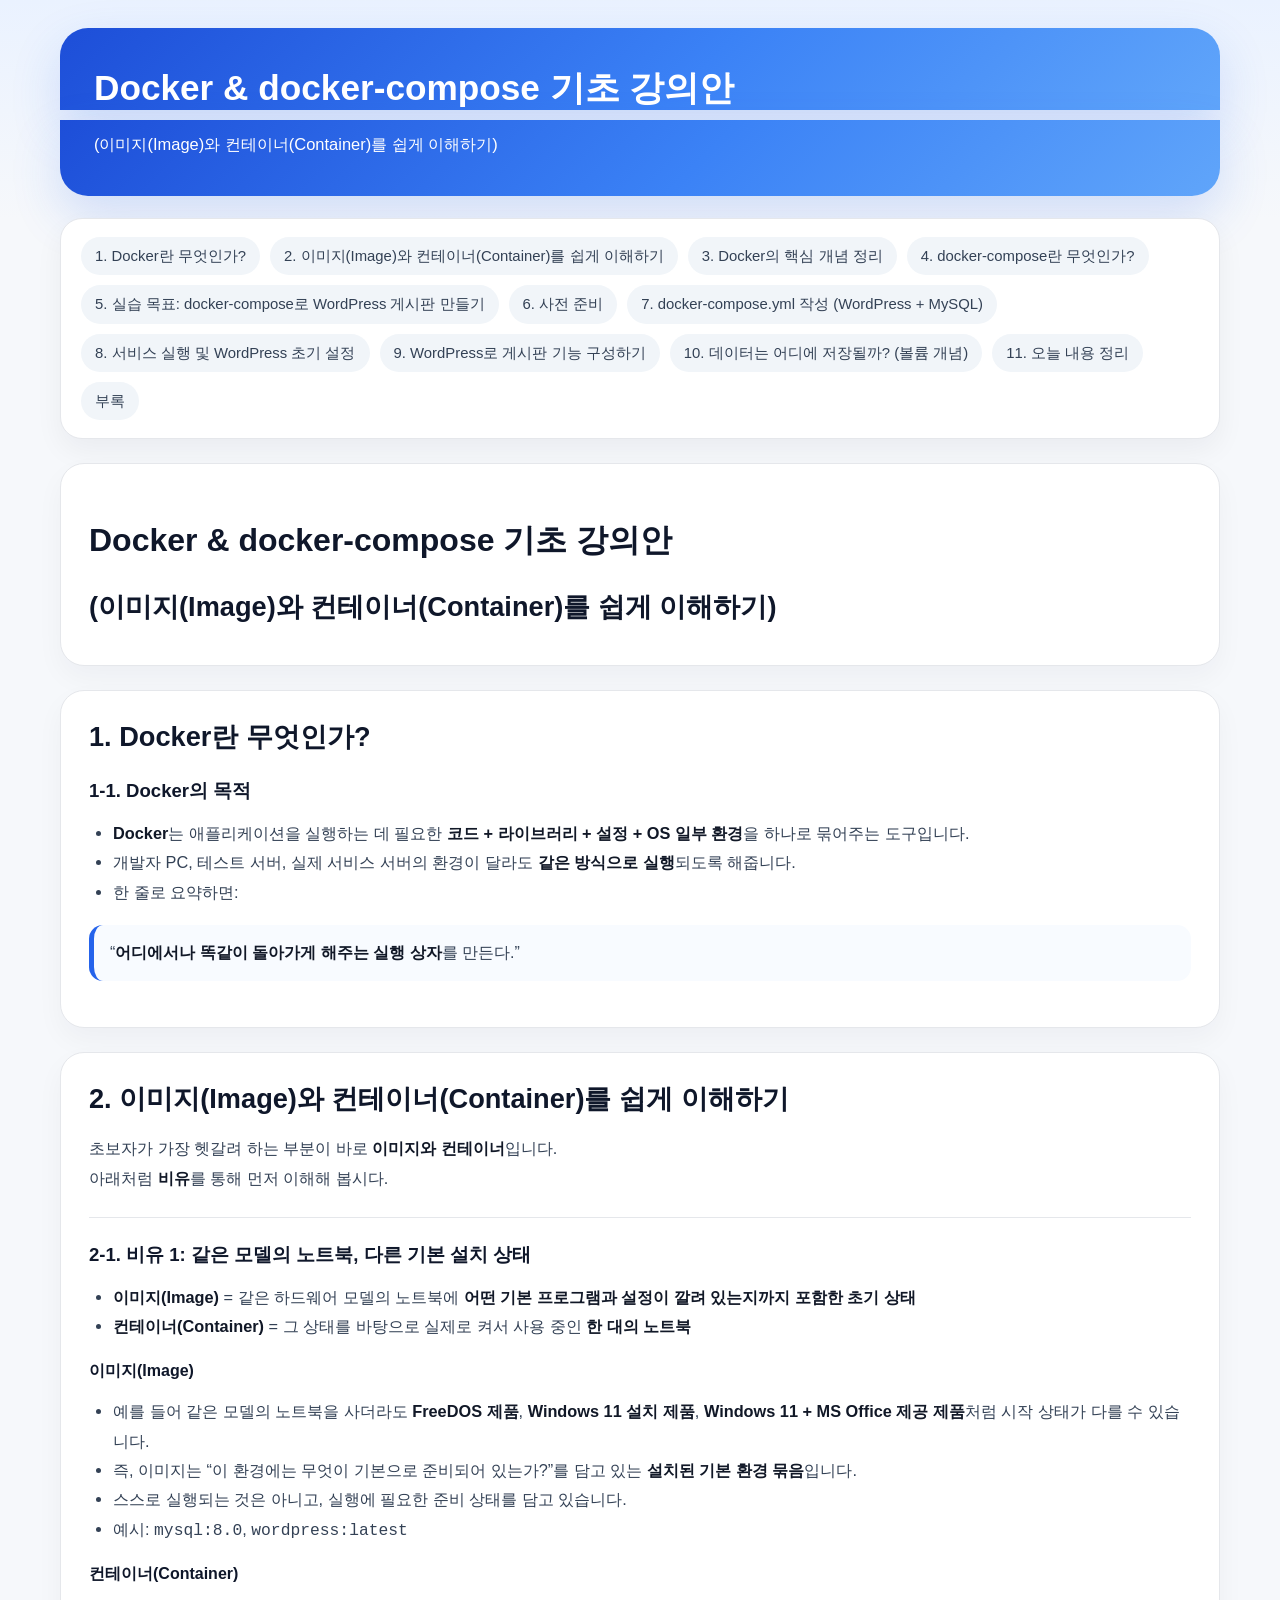
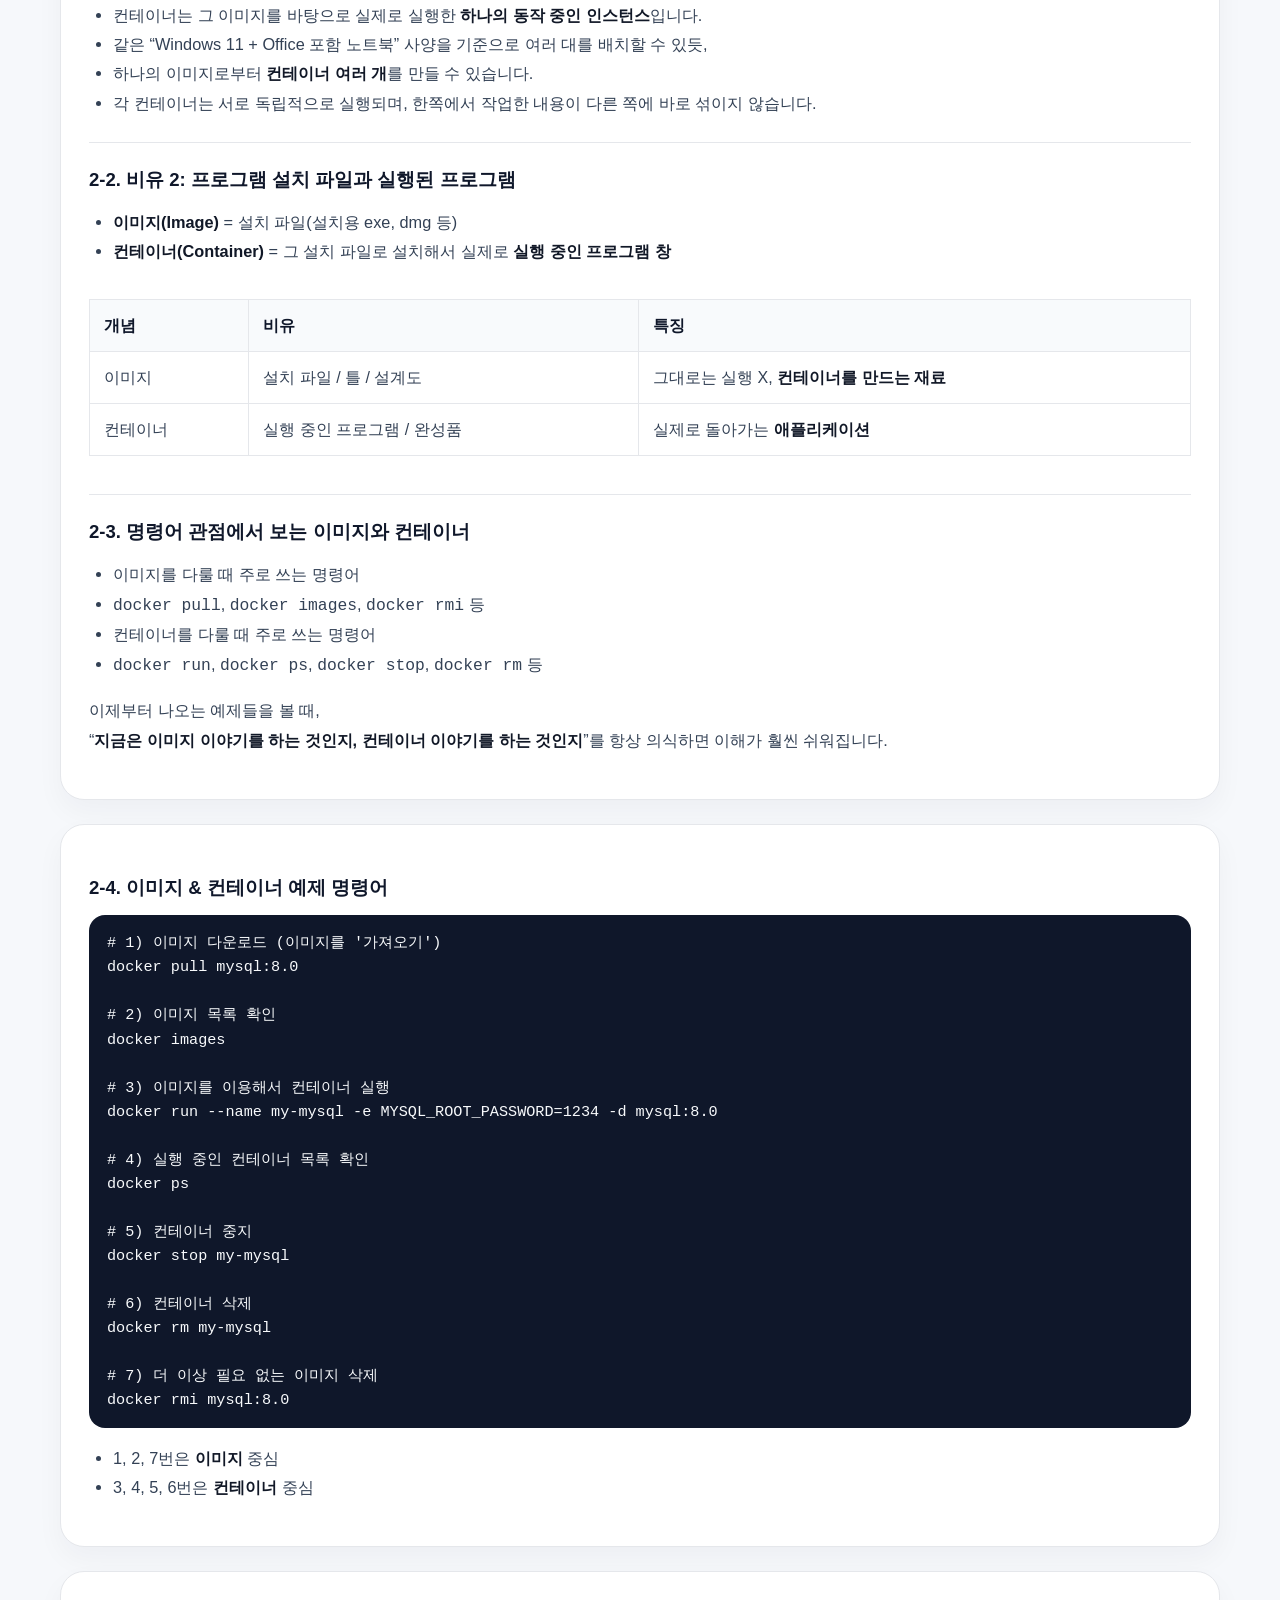
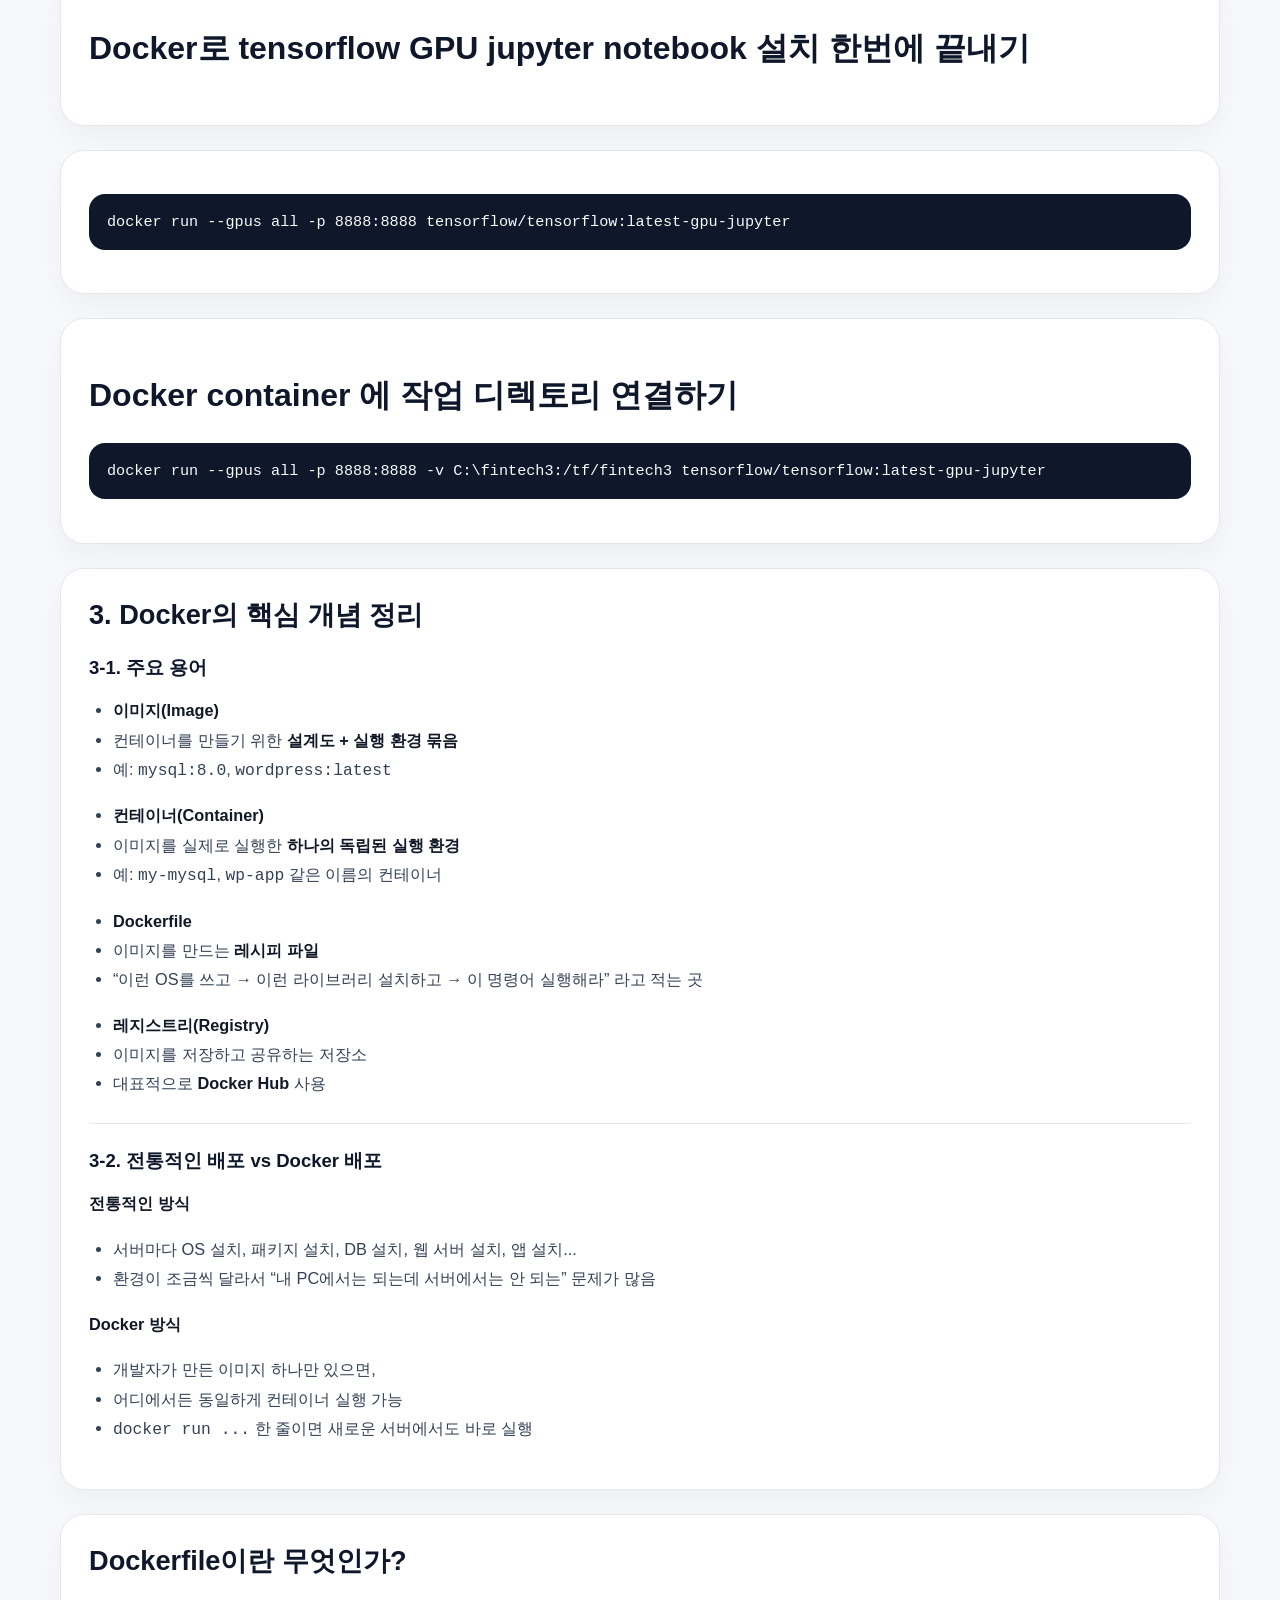
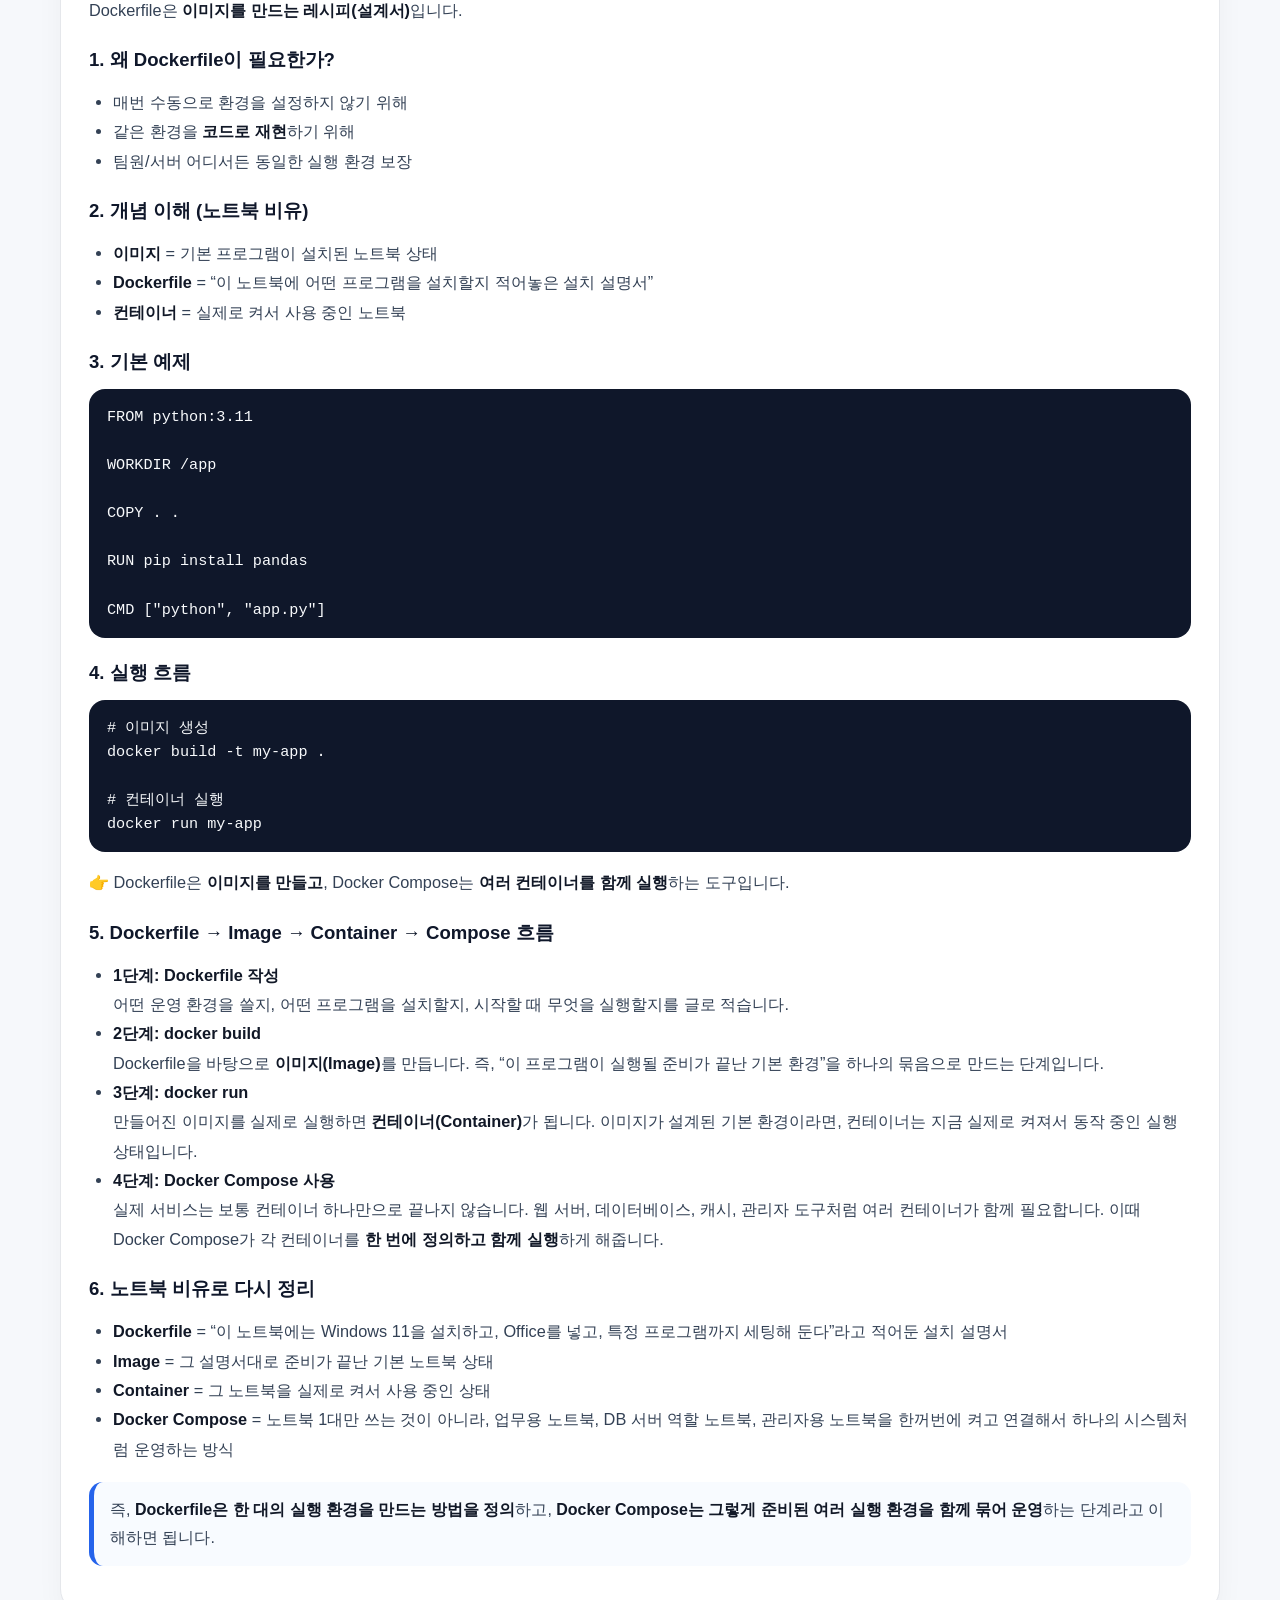
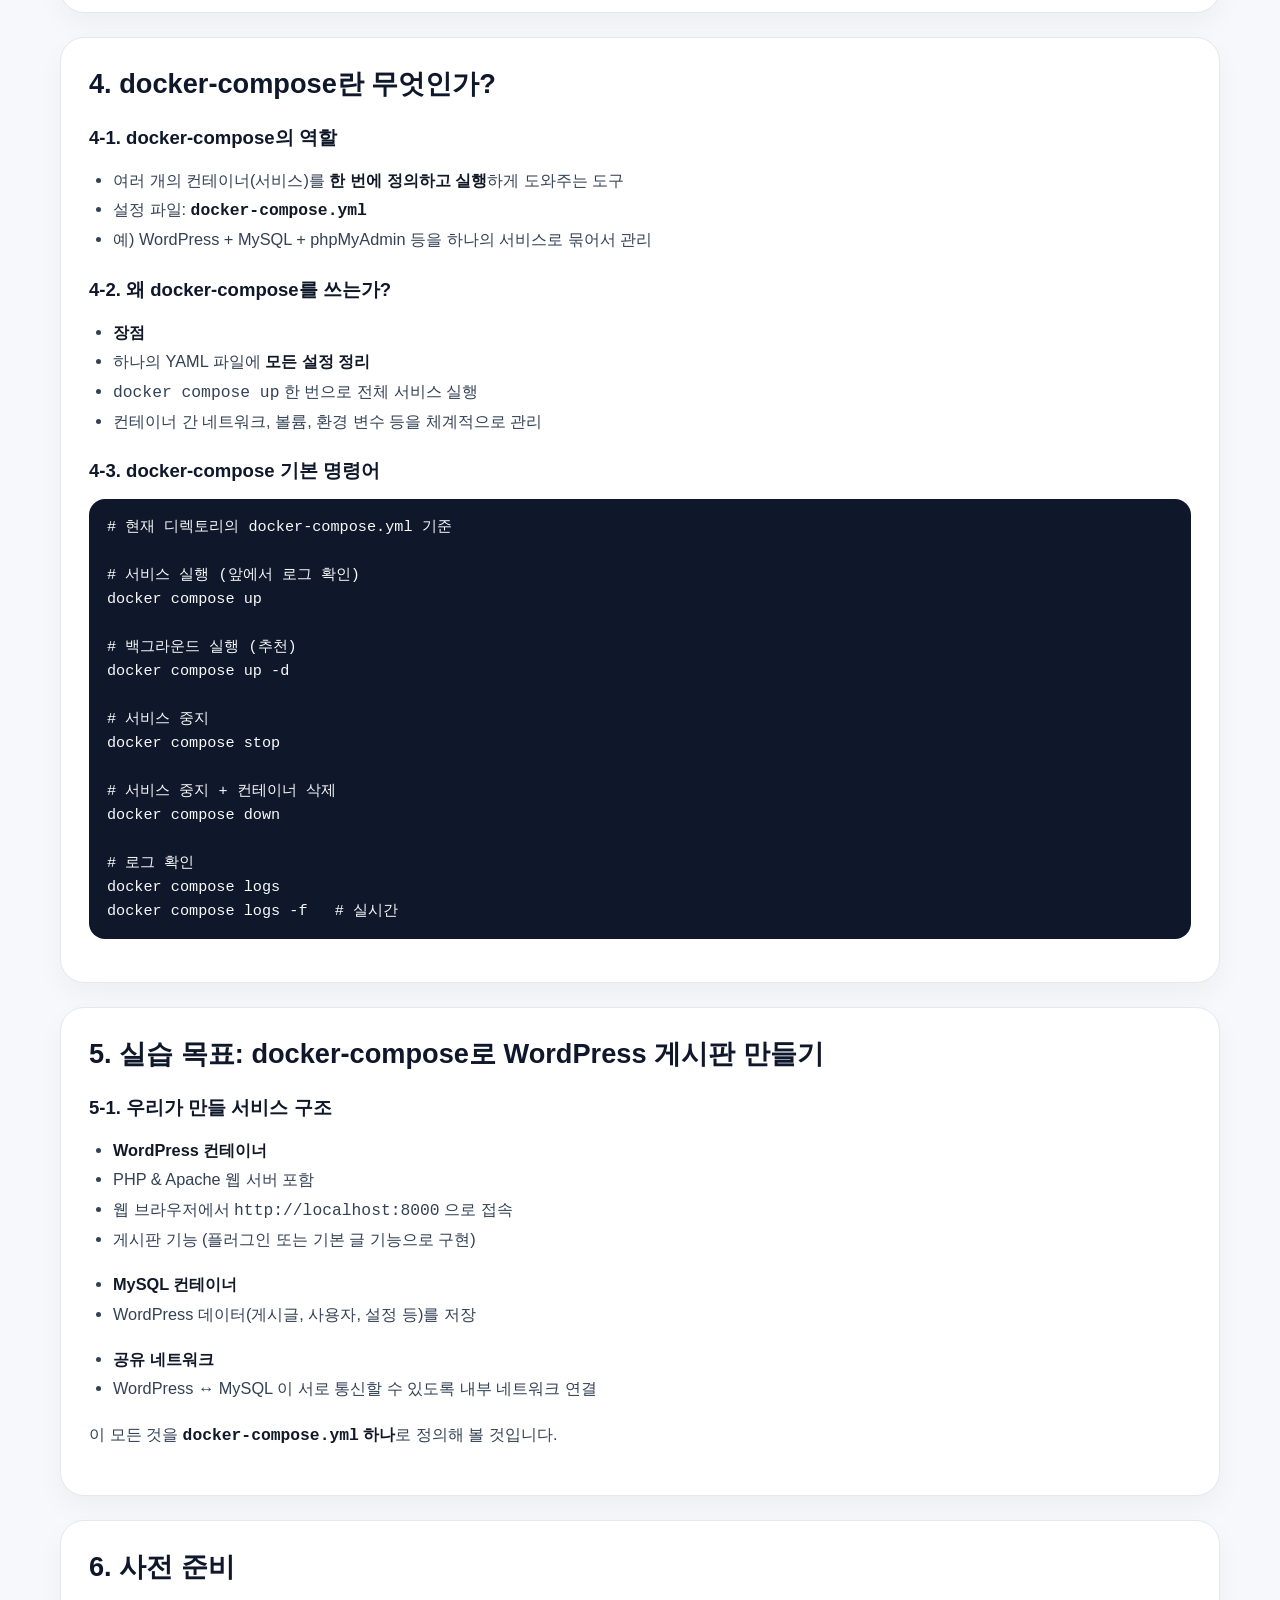
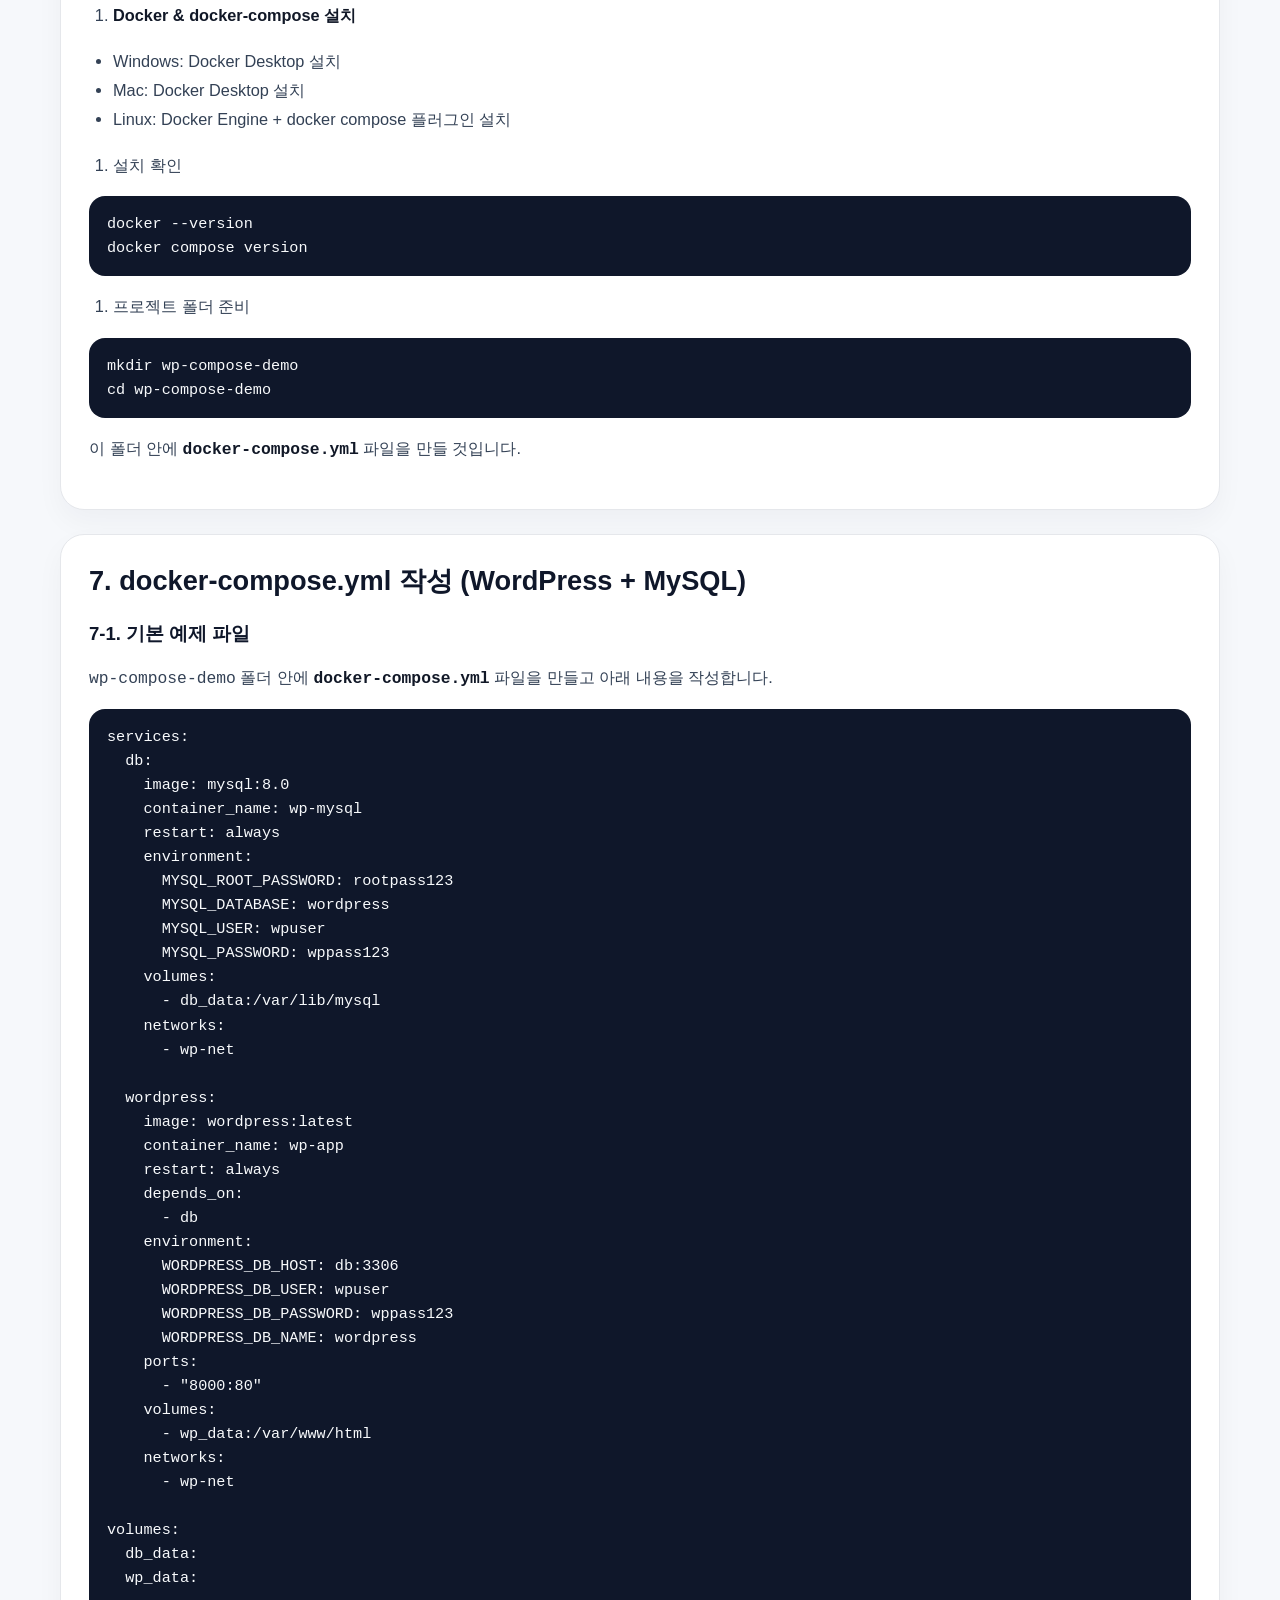
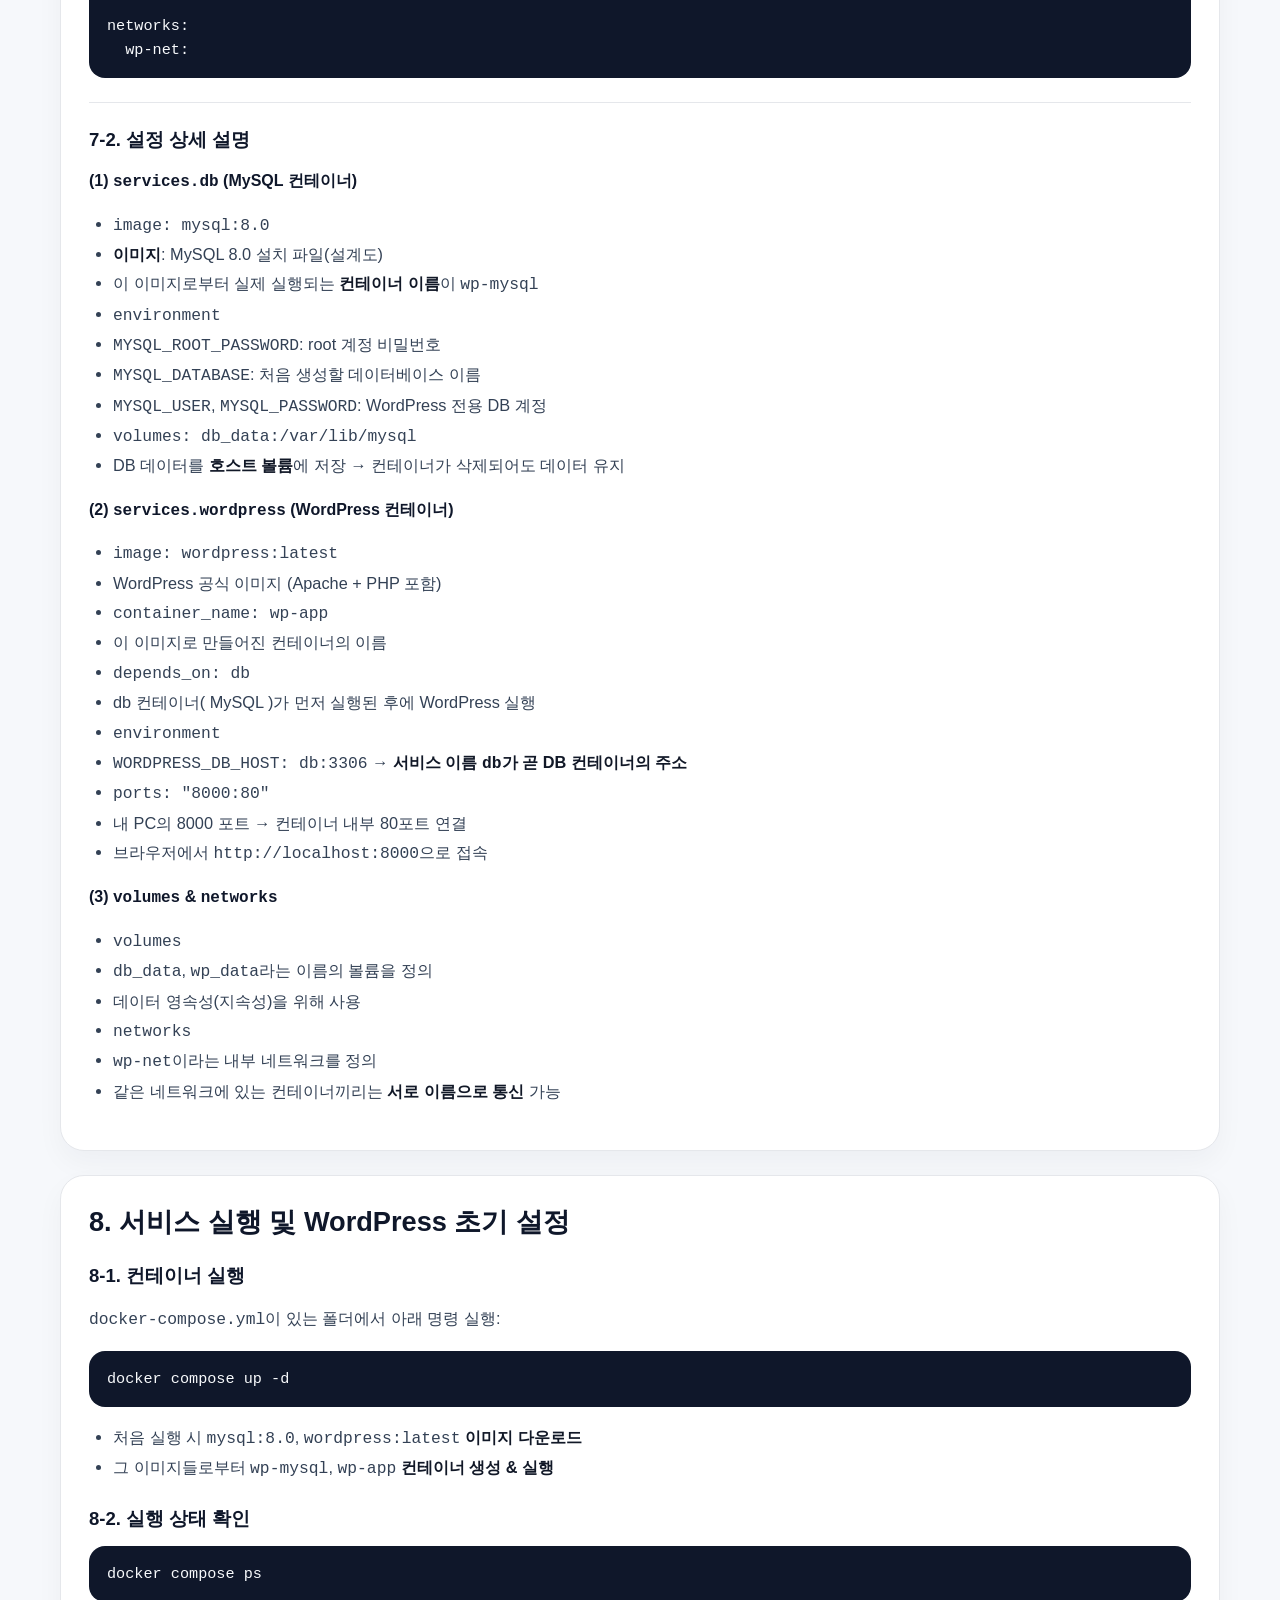
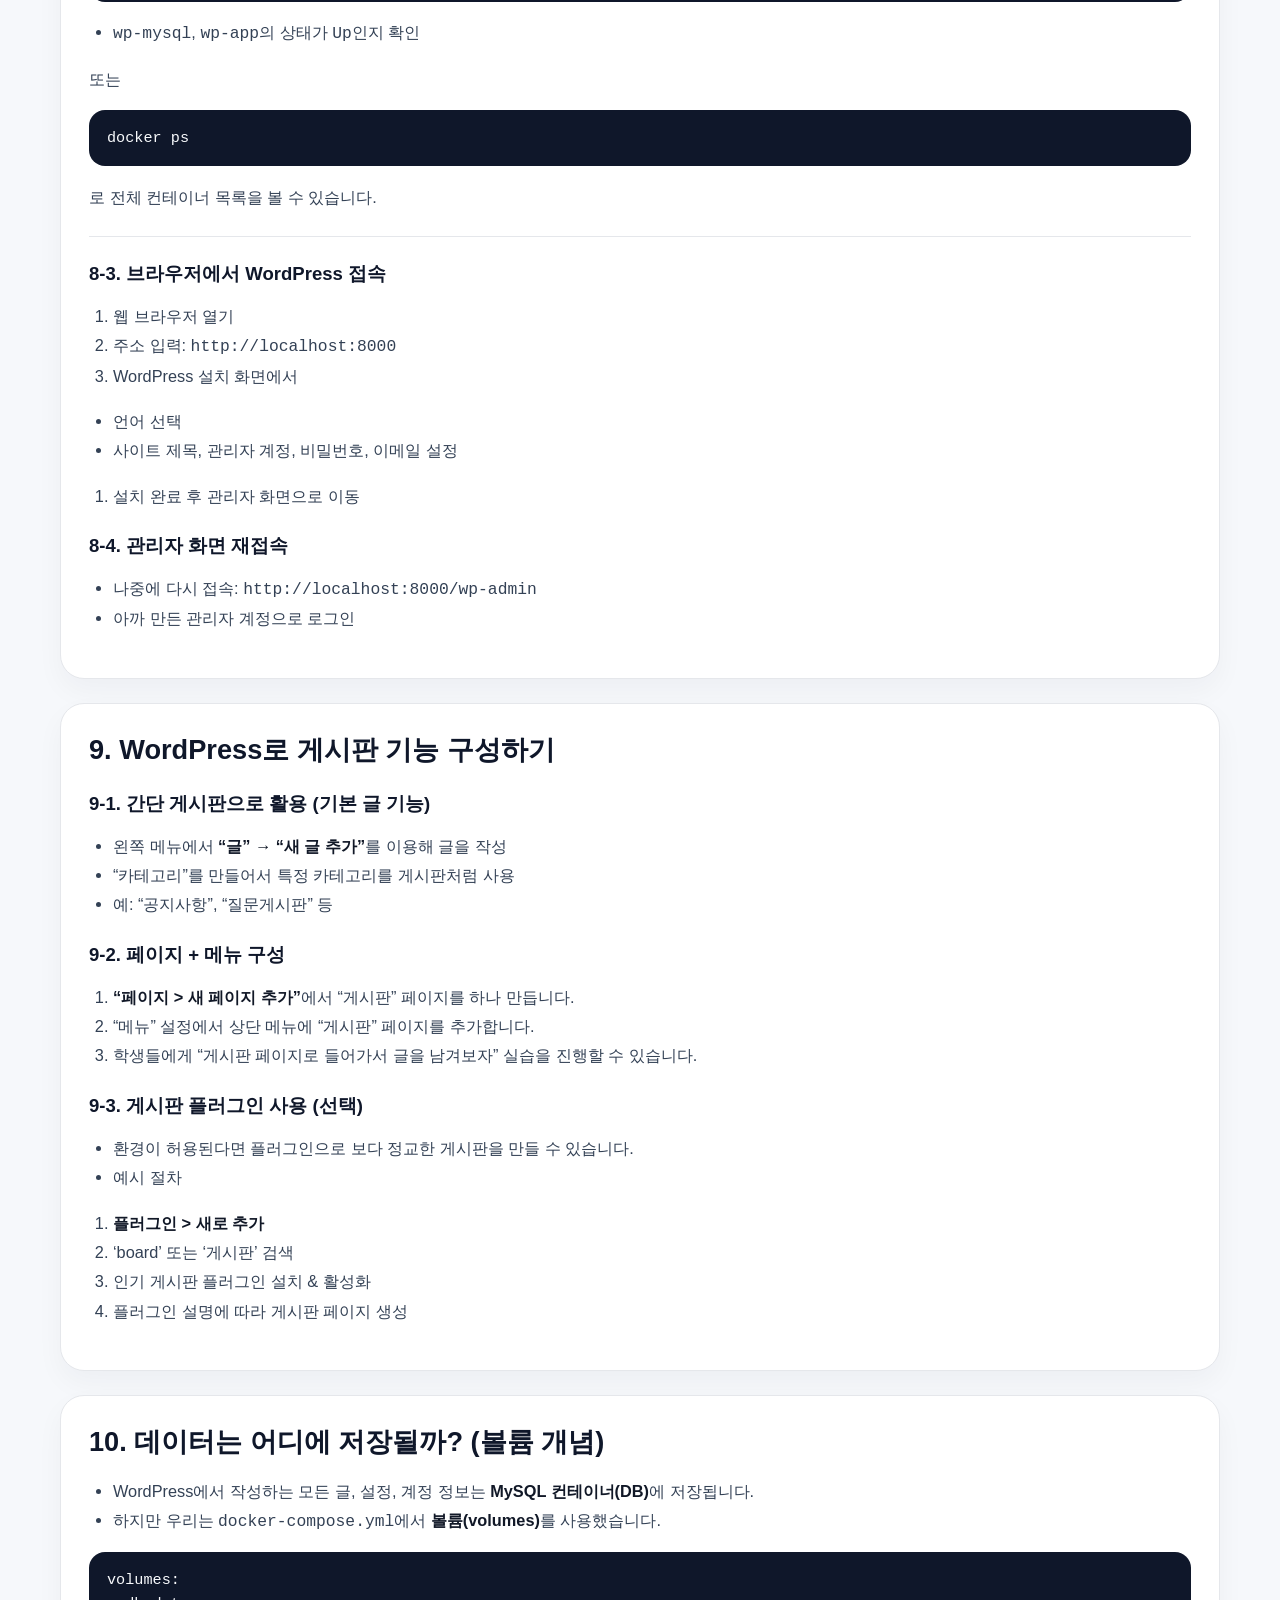
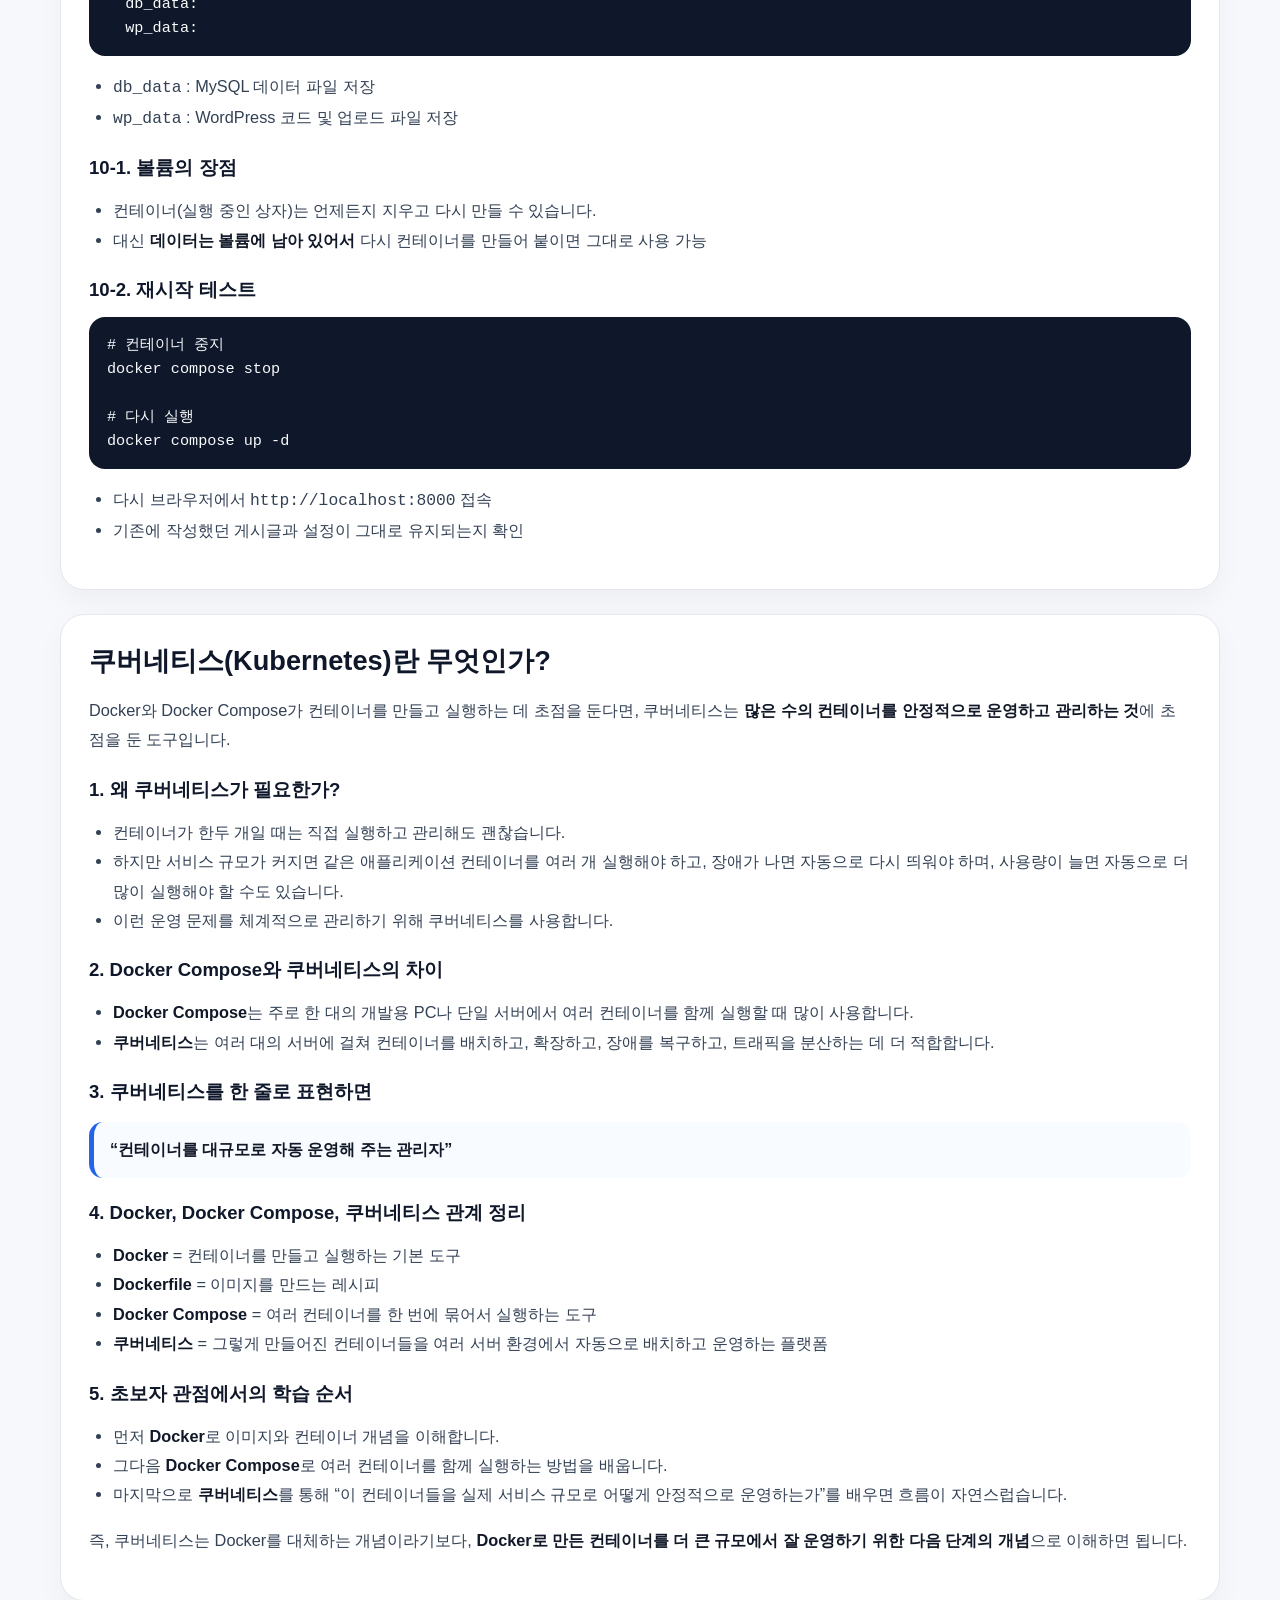
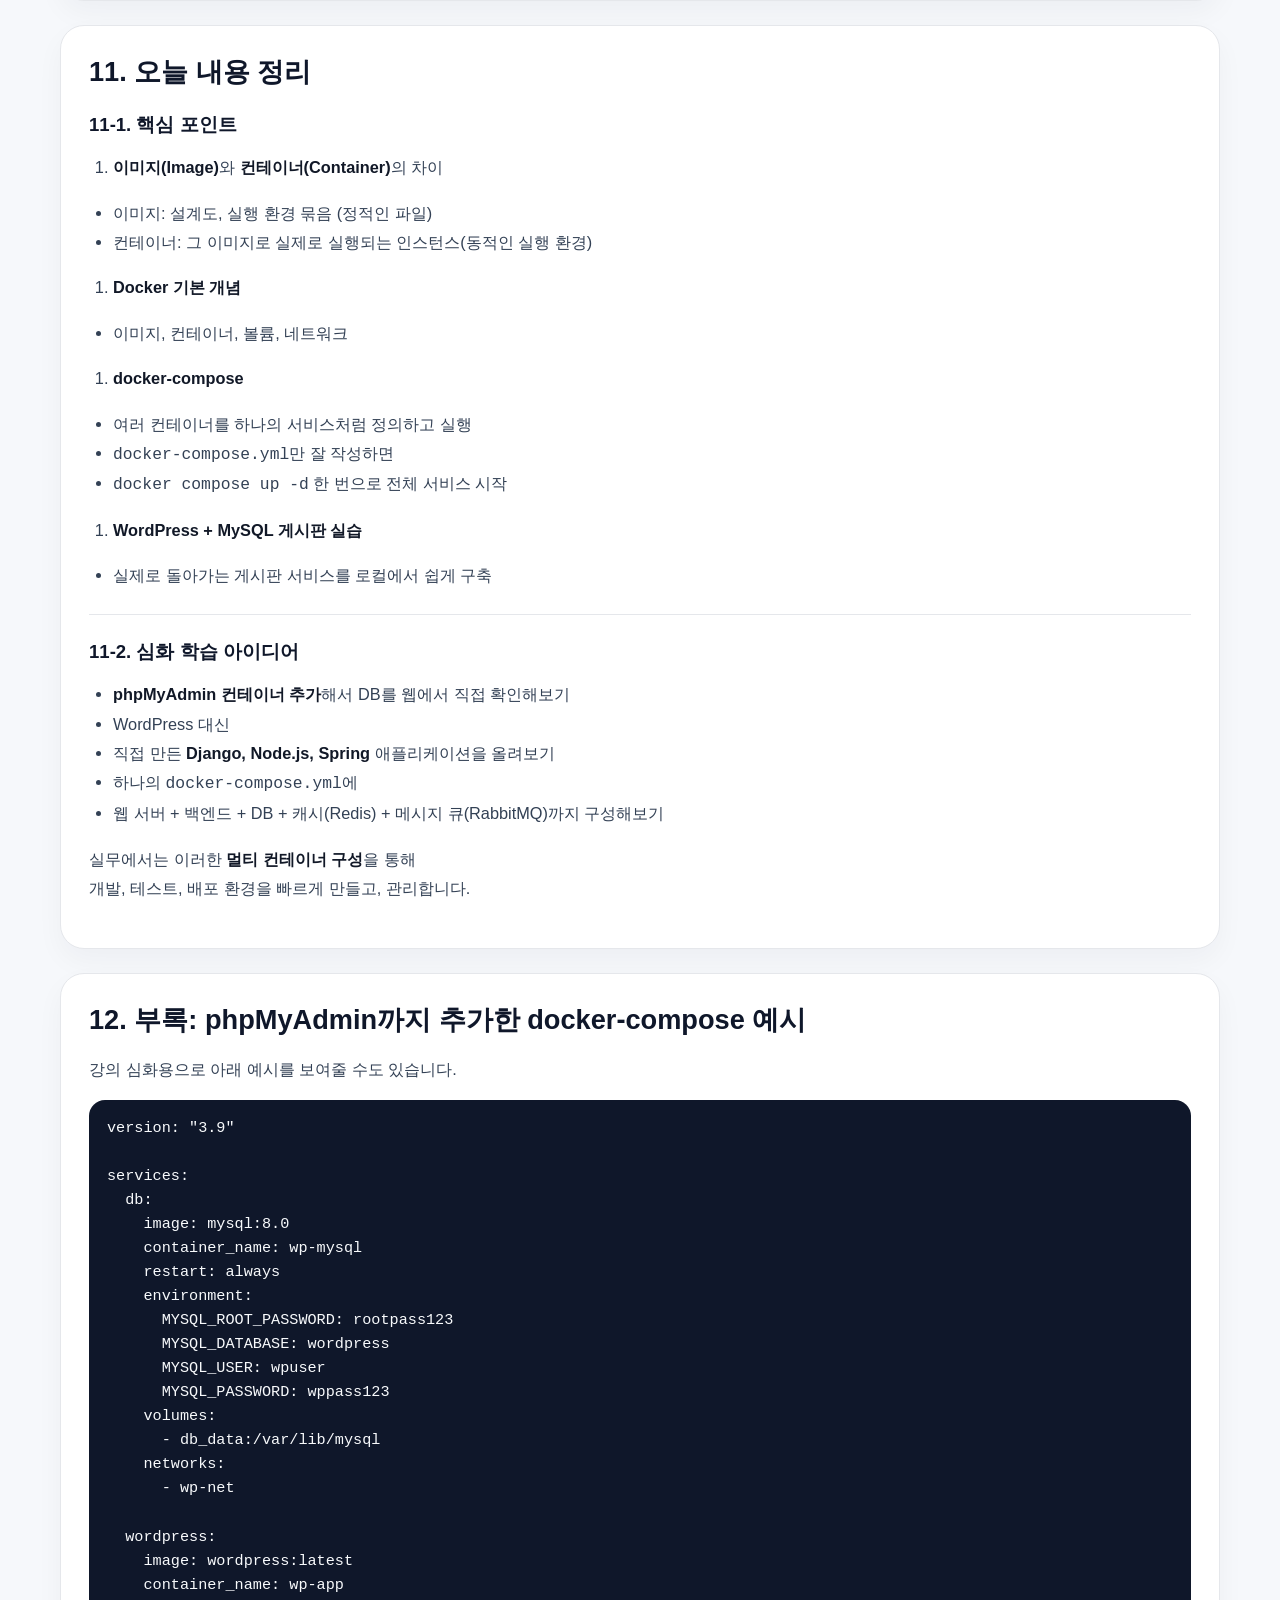
<file: 09AWS서비스배포/07docker_compose_강의안.html>
<!DOCTYPE html>
<html lang="ko">
<head>
<meta charset="UTF-8">
<meta name="viewport" content="width=device-width, initial-scale=1.0">
<title>Docker Lecture</title>
<style>
:root{
  --bg:#f6f8fb;
  --paper:#ffffff;
  --ink:#1f2937;
  --muted:#6b7280;
  --line:#e5e7eb;
  --brand:#2563eb;
  --brand-soft:#dbeafe;
  --accent:#0f172a;
  --code:#0f172a;
  --code-bg:#f3f4f6;
}
*{box-sizing:border-box}
html{scroll-behavior:smooth}
body{
    margin:0;
    font-family:"Pretendard","Apple SD Gothic Neo","Malgun Gothic",sans-serif;
    background:linear-gradient(180deg,#eaf2ff 0%, #f6f8fb 220px, #f6f8fb 100%);
    color:var(--ink);
    line-height:1.75;
}
.container{
    max-width:1200px;
    margin:0 auto;
    padding:28px 20px 80px;
}
.title{
    font-size:2.2rem;
    font-weight:800;
    line-height:1.25;
    margin:0;
    color:#ffffff;
}
.subtitle{
    font-size:1.03rem;
    margin-top:10px;
    color:rgba(255,255,255,.94);
    line-height:1.7;
}
.container > .title,
.container > .subtitle{
    background:linear-gradient(135deg,#1d4ed8,#3b82f6 55%,#60a5fa);
    color:#fff;
}
.container > .title{
    padding:38px 34px 0;
    border-radius:28px 28px 0 0;
    box-shadow:0 20px 50px rgba(37,99,235,.18);
}
.container > .subtitle{
    padding:10px 34px 38px;
    border-radius:0 0 28px 28px;
    box-shadow:0 20px 50px rgba(37,99,235,.18);
    margin-bottom:22px;
}
.toc{
    margin-top:22px;
    background:var(--paper);
    border:1px solid var(--line);
    border-radius:22px;
    padding:18px 20px;
    box-shadow:0 12px 28px rgba(15,23,42,.05);
    display:flex;
    gap:10px;
    flex-wrap:wrap;
}
.toc-item{
    display:inline-block;
    padding:8px 14px;
    background:#f1f5f9;
    border-radius:999px;
    font-size:.93rem;
    color:#334155;
    text-decoration:none;
    line-height:1.5;
    border:none;
}
.toc-item:hover{
    background:var(--brand);
    color:#fff;
}
.content-section{
    margin-top:24px;
    padding:28px;
    background:var(--paper);
    border-radius:24px;
    border:1px solid var(--line);
    box-shadow:0 12px 28px rgba(15,23,42,.04);
}
pre{
    background:var(--code);
    padding:16px 18px;
    border-radius:16px;
    overflow:auto;
    color:#f8fafc;
    line-height:1.58;
    font-size:.95rem;
}
code{
    font-family:Consolas,Monaco,monospace;
}
p, li{
    line-height:1.8;
    font-size:1.02rem;
    color:#334155;
}
ul, ol{
    padding-left:1.5em;
}
h1, h2, h3, h4{
    color:#0f172a;
    line-height:1.35;
}
h1{font-size:2rem}
h2{
    font-size:1.7rem;
    margin-top:0;
    margin-bottom:12px;
}
h3{
    font-size:1.16rem;
    margin-top:22px;
    margin-bottom:10px;
}
h4{
    font-size:1rem;
    margin-top:18px;
    margin-bottom:8px;
}
strong{
    color:#111827;
}
hr{
    border:none;
    border-top:1px solid var(--line);
    margin:24px 0;
}
blockquote{
    margin:18px 0;
    padding:14px 16px;
    border-left:5px solid var(--brand);
    background:#f8fbff;
    border-radius:14px;
    color:#334155;
}
.table-wrap{
    overflow-x:auto;
    margin:18px 0 24px;
}
table{
    width:100%;
    border-collapse:collapse;
    margin:14px 0;
    background:#fff;
}
th, td{
    border:1px solid var(--line);
    padding:12px 14px;
    text-align:left;
    vertical-align:top;
    font-size:1rem;
    line-height:1.7;
}
th{
    background:#f8fafc;
    color:#0f172a;
}
td{
    color:#334155;
}
@media (max-width: 920px){
    .container > .title{font-size:1.85rem}
    .content-section{padding:22px}
}
@media (max-width: 800px){
    .title{font-size:1.85rem}
    .subtitle{font-size:1rem}
    p, li, th, td{font-size:.98rem}
}
</style>
</head>
<body>
<div class="container">
    <div class="title">Docker & docker-compose 기초 강의안</div>
    <div class="subtitle">(이미지(Image)와 컨테이너(Container)를 쉽게 이해하기)</div>

    <div class="toc"><a href="#1-docker란-무엇인가" class="toc-item">1. Docker란 무엇인가?</a><a href="#2-이미지image와-컨테이너container를-쉽게-이해하기" class="toc-item">2. 이미지(Image)와 컨테이너(Container)를 쉽게 이해하기</a><a href="#3-docker의-핵심-개념-정리" class="toc-item">3. Docker의 핵심 개념 정리</a><a href="#4-docker-compose란-무엇인가" class="toc-item">4. docker-compose란 무엇인가?</a><a href="#5-실습-목표-docker-compose로-wordpress-게시판-만들기" class="toc-item">5. 실습 목표: docker-compose로 WordPress 게시판 만들기</a><a href="#6-사전-준비" class="toc-item">6. 사전 준비</a><a href="#7-docker-composeyml-작성-wordpress-mysql" class="toc-item">7. docker-compose.yml 작성 (WordPress + MySQL)</a><a href="#8-서비스-실행-및-wordpress-초기-설정" class="toc-item">8. 서비스 실행 및 WordPress 초기 설정</a><a href="#9-wordpress로-게시판-기능-구성하기" class="toc-item">9. WordPress로 게시판 기능 구성하기</a><a href="#10-데이터는-어디에-저장될까-볼륨-개념" class="toc-item">10. 데이터는 어디에 저장될까? (볼륨 개념)</a><a href="#11-오늘-내용-정리" class="toc-item">11. 오늘 내용 정리</a><a href="#부록" class="toc-item">부록</a></div>

    <section id="docker-docker-compose-기초-강의안" class="content-section">
<h1>Docker &amp; docker-compose 기초 강의안</h1>
<h2>(이미지(Image)와 컨테이너(Container)를 쉽게 이해하기)</h2></section><section id="1-docker란-무엇인가" class="content-section">
<h2>1. Docker란 무엇인가?</h2>

<h3>1-1. Docker의 목적</h3>

<ul><li><strong>Docker</strong>는 애플리케이션을 실행하는 데 필요한 <strong>코드 + 라이브러리 + 설정 + OS 일부 환경</strong>을 하나로 묶어주는 도구입니다.</li><li>개발자 PC, 테스트 서버, 실제 서비스 서버의 환경이 달라도 <strong>같은 방식으로 실행</strong>되도록 해줍니다.</li><li>한 줄로 요약하면:</li></ul>

<blockquote>“<strong>어디에서나 똑같이 돌아가게 해주는 실행 상자</strong>를 만든다.”</blockquote></section><section id="2-이미지image와-컨테이너container를-쉽게-이해하기" class="content-section">
<h2>2. 이미지(Image)와 컨테이너(Container)를 쉽게 이해하기</h2>

<p>초보자가 가장 헷갈려 하는 부분이 바로 <strong>이미지와 컨테이너</strong>입니다.<br>아래처럼 <strong>비유</strong>를 통해 먼저 이해해 봅시다.</p>

<hr>

<h3>2-1. 비유 1: 같은 모델의 노트북, 다른 기본 설치 상태</h3>

<ul><li><strong>이미지(Image)</strong> = 같은 하드웨어 모델의 노트북에 <strong>어떤 기본 프로그램과 설정이 깔려 있는지까지 포함한 초기 상태</strong></li><li><strong>컨테이너(Container)</strong> = 그 상태를 바탕으로 실제로 켜서 사용 중인 <strong>한 대의 노트북</strong></li></ul>

<h4>이미지(Image)</h4>

<ul><li>예를 들어 같은 모델의 노트북을 사더라도 <strong>FreeDOS 제품</strong>, <strong>Windows 11 설치 제품</strong>, <strong>Windows 11 + MS Office 제공 제품</strong>처럼 시작 상태가 다를 수 있습니다.</li><li>즉, 이미지는 “이 환경에는 무엇이 기본으로 준비되어 있는가?”를 담고 있는 <strong>설치된 기본 환경 묶음</strong>입니다.</li><li>스스로 실행되는 것은 아니고, 실행에 필요한 준비 상태를 담고 있습니다.</li><li>예시: <code>mysql:8.0</code>, <code>wordpress:latest</code></li></ul>

<h4>컨테이너(Container)</h4>

<ul><li>컨테이너는 그 이미지를 바탕으로 실제로 실행한 <strong>하나의 동작 중인 인스턴스</strong>입니다.</li><li>같은 “Windows 11 + Office 포함 노트북” 사양을 기준으로 여러 대를 배치할 수 있듯,</li><li>하나의 이미지로부터 <strong>컨테이너 여러 개</strong>를 만들 수 있습니다.</li><li>각 컨테이너는 서로 독립적으로 실행되며, 한쪽에서 작업한 내용이 다른 쪽에 바로 섞이지 않습니다.</li></ul>

<hr>

<h3>2-2. 비유 2: 프로그램 설치 파일과 실행된 프로그램</h3>

<ul><li><strong>이미지(Image)</strong> = 설치 파일(설치용 exe, dmg 등)</li><li><strong>컨테이너(Container)</strong> = 그 설치 파일로 설치해서 실제로 <strong>실행 중인 프로그램 창</strong></li></ul>

<div class="table-wrap"><table><thead><tr><th>개념</th><th>비유</th><th>특징</th></tr></thead><tbody><tr><td>이미지</td><td>설치 파일 / 틀 / 설계도</td><td>그대로는 실행 X, <strong>컨테이너를 만드는 재료</strong></td></tr><tr><td>컨테이너</td><td>실행 중인 프로그램 / 완성품</td><td>실제로 돌아가는 <strong>애플리케이션</strong></td></tr></tbody></table></div>

<hr>

<h3>2-3. 명령어 관점에서 보는 이미지와 컨테이너</h3>

<ul><li>이미지를 다룰 때 주로 쓰는 명령어</li><li><code>docker pull</code>, <code>docker images</code>, <code>docker rmi</code> 등</li><li>컨테이너를 다룰 때 주로 쓰는 명령어</li><li><code>docker run</code>, <code>docker ps</code>, <code>docker stop</code>, <code>docker rm</code> 등</li></ul>

<p>이제부터 나오는 예제들을 볼 때,<br>“<strong>지금은 이미지 이야기를 하는 것인지, 컨테이너 이야기를 하는 것인지</strong>”를 항상 의식하면 이해가 훨씬 쉬워집니다.</p></section><section id="2-4-이미지-컨테이너-예제-명령어" class="content-section">
<h3>2-4. 이미지 &amp; 컨테이너 예제 명령어</h3>

<pre><code># 1) 이미지 다운로드 (이미지를 &#x27;가져오기&#x27;)
docker pull mysql:8.0

# 2) 이미지 목록 확인
docker images

# 3) 이미지를 이용해서 컨테이너 실행
docker run --name my-mysql -e MYSQL_ROOT_PASSWORD=1234 -d mysql:8.0

# 4) 실행 중인 컨테이너 목록 확인
docker ps

# 5) 컨테이너 중지
docker stop my-mysql

# 6) 컨테이너 삭제
docker rm my-mysql

# 7) 더 이상 필요 없는 이미지 삭제
docker rmi mysql:8.0</code></pre>

<ul><li>1, 2, 7번은 <strong>이미지</strong> 중심</li><li>3, 4, 5, 6번은 <strong>컨테이너</strong> 중심</li></ul></section><section id="docker로-tensorflow-gpu-jupyter-notebook-설치-한번에-끝내기" class="content-section"><h1>Docker로 tensorflow GPU jupyter notebook 설치 한번에 끝내기</h1></section><section id="cmd" class="content-section"><pre><code>docker run --gpus all -p 8888:8888 tensorflow/tensorflow:latest-gpu-jupyter</code></pre></section><section id="docker-container-에-작업-디렉토리-연결하기" class="content-section"><h1>Docker container 에 작업 디렉토리 연결하기</h1>
<pre><code>docker run --gpus all -p 8888:8888 -v C:\fintech3:/tf/fintech3 tensorflow/tensorflow:latest-gpu-jupyter</code></pre></section><section id="3-docker의-핵심-개념-정리" class="content-section">
<h2>3. Docker의 핵심 개념 정리</h2>

<h3>3-1. 주요 용어</h3>

<ul><li><strong>이미지(Image)</strong></li><li>컨테이너를 만들기 위한 <strong>설계도 + 실행 환경 묶음</strong></li><li>예: <code>mysql:8.0</code>, <code>wordpress:latest</code></li></ul>

<ul><li><strong>컨테이너(Container)</strong></li><li>이미지를 실제로 실행한 <strong>하나의 독립된 실행 환경</strong></li><li>예: <code>my-mysql</code>, <code>wp-app</code> 같은 이름의 컨테이너</li></ul>

<ul><li><strong>Dockerfile</strong></li><li>이미지를 만드는 <strong>레시피 파일</strong></li><li>“이런 OS를 쓰고 → 이런 라이브러리 설치하고 → 이 명령어 실행해라” 라고 적는 곳</li></ul>

<ul><li><strong>레지스트리(Registry)</strong></li><li>이미지를 저장하고 공유하는 저장소</li><li>대표적으로 <strong>Docker Hub</strong> 사용</li></ul>

<hr>

<h3>3-2. 전통적인 배포 vs Docker 배포</h3>

<p><strong>전통적인 방식</strong></p>

<ul><li>서버마다 OS 설치, 패키지 설치, DB 설치, 웹 서버 설치, 앱 설치...</li><li>환경이 조금씩 달라서 “내 PC에서는 되는데 서버에서는 안 되는” 문제가 많음</li></ul>

<p><strong>Docker 방식</strong></p>

<ul><li>개발자가 만든 이미지 하나만 있으면,</li><li>어디에서든 동일하게 컨테이너 실행 가능</li><li><code>docker run ...</code> 한 줄이면 새로운 서버에서도 바로 실행</li></ul></section>
<section id="dockerfile-intro" class="content-section">
<h2>Dockerfile이란 무엇인가?</h2>

<p>Dockerfile은 <strong>이미지를 만드는 레시피(설계서)</strong>입니다.</p>

<h3>1. 왜 Dockerfile이 필요한가?</h3>
<ul>
<li>매번 수동으로 환경을 설정하지 않기 위해</li>
<li>같은 환경을 <strong>코드로 재현</strong>하기 위해</li>
<li>팀원/서버 어디서든 동일한 실행 환경 보장</li>
</ul>

<h3>2. 개념 이해 (노트북 비유)</h3>
<ul>
<li><strong>이미지</strong> = 기본 프로그램이 설치된 노트북 상태</li>
<li><strong>Dockerfile</strong> = “이 노트북에 어떤 프로그램을 설치할지 적어놓은 설치 설명서”</li>
<li><strong>컨테이너</strong> = 실제로 켜서 사용 중인 노트북</li>
</ul>

<h3>3. 기본 예제</h3>
<pre><code>FROM python:3.11

WORKDIR /app

COPY . .

RUN pip install pandas

CMD ["python", "app.py"]</code></pre>

<h3>4. 실행 흐름</h3>
<pre><code># 이미지 생성
docker build -t my-app .

# 컨테이너 실행
docker run my-app</code></pre>

<p>👉 Dockerfile은 <strong>이미지를 만들고</strong>, Docker Compose는 <strong>여러 컨테이너를 함께 실행</strong>하는 도구입니다.</p>

<h3>5. Dockerfile → Image → Container → Compose 흐름</h3>
<ul>
<li><strong>1단계: Dockerfile 작성</strong><br>어떤 운영 환경을 쓸지, 어떤 프로그램을 설치할지, 시작할 때 무엇을 실행할지를 글로 적습니다.</li>
<li><strong>2단계: docker build</strong><br>Dockerfile을 바탕으로 <strong>이미지(Image)</strong>를 만듭니다. 즉, “이 프로그램이 실행될 준비가 끝난 기본 환경”을 하나의 묶음으로 만드는 단계입니다.</li>
<li><strong>3단계: docker run</strong><br>만들어진 이미지를 실제로 실행하면 <strong>컨테이너(Container)</strong>가 됩니다. 이미지가 설계된 기본 환경이라면, 컨테이너는 지금 실제로 켜져서 동작 중인 실행 상태입니다.</li>
<li><strong>4단계: Docker Compose 사용</strong><br>실제 서비스는 보통 컨테이너 하나만으로 끝나지 않습니다. 웹 서버, 데이터베이스, 캐시, 관리자 도구처럼 여러 컨테이너가 함께 필요합니다. 이때 Docker Compose가 각 컨테이너를 <strong>한 번에 정의하고 함께 실행</strong>하게 해줍니다.</li>
</ul>

<h3>6. 노트북 비유로 다시 정리</h3>
<ul>
<li><strong>Dockerfile</strong> = “이 노트북에는 Windows 11을 설치하고, Office를 넣고, 특정 프로그램까지 세팅해 둔다”라고 적어둔 설치 설명서</li>
<li><strong>Image</strong> = 그 설명서대로 준비가 끝난 기본 노트북 상태</li>
<li><strong>Container</strong> = 그 노트북을 실제로 켜서 사용 중인 상태</li>
<li><strong>Docker Compose</strong> = 노트북 1대만 쓰는 것이 아니라, 업무용 노트북, DB 서버 역할 노트북, 관리자용 노트북을 한꺼번에 켜고 연결해서 하나의 시스템처럼 운영하는 방식</li>
</ul>

<blockquote>즉, <strong>Dockerfile은 한 대의 실행 환경을 만드는 방법을 정의</strong>하고, <strong>Docker Compose는 그렇게 준비된 여러 실행 환경을 함께 묶어 운영</strong>하는 단계라고 이해하면 됩니다.</blockquote>
</section>

<section id="4-docker-compose란-무엇인가" class="content-section">
<h2>4. docker-compose란 무엇인가?</h2>

<h3>4-1. docker-compose의 역할</h3>

<ul><li>여러 개의 컨테이너(서비스)를 <strong>한 번에 정의하고 실행</strong>하게 도와주는 도구</li><li>설정 파일: <strong><code>docker-compose.yml</code></strong></li><li>예) WordPress + MySQL + phpMyAdmin 등을 하나의 서비스로 묶어서 관리</li></ul>

<h3>4-2. 왜 docker-compose를 쓰는가?</h3>

<ul><li><strong>장점</strong></li><li>하나의 YAML 파일에 <strong>모든 설정 정리</strong></li><li><code>docker compose up</code> 한 번으로 전체 서비스 실행</li><li>컨테이너 간 네트워크, 볼륨, 환경 변수 등을 체계적으로 관리</li></ul>

<h3>4-3. docker-compose 기본 명령어</h3>

<pre><code># 현재 디렉토리의 docker-compose.yml 기준

# 서비스 실행 (앞에서 로그 확인)
docker compose up

# 백그라운드 실행 (추천)
docker compose up -d

# 서비스 중지
docker compose stop

# 서비스 중지 + 컨테이너 삭제
docker compose down

# 로그 확인
docker compose logs
docker compose logs -f   # 실시간</code></pre></section><section id="5-실습-목표-docker-compose로-wordpress-게시판-만들기" class="content-section">
<h2>5. 실습 목표: docker-compose로 WordPress 게시판 만들기</h2>

<h3>5-1. 우리가 만들 서비스 구조</h3>

<ul><li><strong>WordPress 컨테이너</strong></li><li>PHP &amp; Apache 웹 서버 포함</li><li>웹 브라우저에서 <code>http://localhost:8000</code> 으로 접속</li><li>게시판 기능 (플러그인 또는 기본 글 기능으로 구현)</li></ul>

<ul><li><strong>MySQL 컨테이너</strong></li><li>WordPress 데이터(게시글, 사용자, 설정 등)를 저장</li></ul>

<ul><li><strong>공유 네트워크</strong></li><li>WordPress ↔ MySQL 이 서로 통신할 수 있도록 내부 네트워크 연결</li></ul>

<p>이 모든 것을 <strong><code>docker-compose.yml</code> 하나</strong>로 정의해 볼 것입니다.</p></section><section id="6-사전-준비" class="content-section">
<h2>6. 사전 준비</h2>

<ol><li><strong>Docker &amp; docker-compose 설치</strong></li></ol>
<ul><li>Windows: Docker Desktop 설치</li><li>Mac: Docker Desktop 설치</li><li>Linux: Docker Engine + docker compose 플러그인 설치</li></ul>

<ol><li>설치 확인</li></ol>

<pre><code>docker --version
docker compose version</code></pre>

<ol><li>프로젝트 폴더 준비</li></ol>

<pre><code>mkdir wp-compose-demo
cd wp-compose-demo</code></pre>

<p>이 폴더 안에 <strong><code>docker-compose.yml</code></strong> 파일을 만들 것입니다.</p></section><section id="7-docker-composeyml-작성-wordpress-mysql" class="content-section">
<h2>7. docker-compose.yml 작성 (WordPress + MySQL)</h2>

<h3>7-1. 기본 예제 파일</h3>

<p><code>wp-compose-demo</code> 폴더 안에 <strong><code>docker-compose.yml</code></strong> 파일을 만들고 아래 내용을 작성합니다.</p>

<pre><code>services:
  db:
    image: mysql:8.0
    container_name: wp-mysql
    restart: always
    environment:
      MYSQL_ROOT_PASSWORD: rootpass123
      MYSQL_DATABASE: wordpress
      MYSQL_USER: wpuser
      MYSQL_PASSWORD: wppass123
    volumes:
      - db_data:/var/lib/mysql
    networks:
      - wp-net

  wordpress:
    image: wordpress:latest
    container_name: wp-app
    restart: always
    depends_on:
      - db
    environment:
      WORDPRESS_DB_HOST: db:3306
      WORDPRESS_DB_USER: wpuser
      WORDPRESS_DB_PASSWORD: wppass123
      WORDPRESS_DB_NAME: wordpress
    ports:
      - &quot;8000:80&quot;
    volumes:
      - wp_data:/var/www/html
    networks:
      - wp-net

volumes:
  db_data:
  wp_data:

networks:
  wp-net:</code></pre>

<hr>

<h3>7-2. 설정 상세 설명</h3>

<h4>(1) <code>services.db</code> (MySQL 컨테이너)</h4>

<ul><li><code>image: mysql:8.0</code></li><li><strong>이미지</strong>: MySQL 8.0 설치 파일(설계도)</li><li>이 이미지로부터 실제 실행되는 <strong>컨테이너 이름</strong>이 <code>wp-mysql</code></li><li><code>environment</code></li><li><code>MYSQL_ROOT_PASSWORD</code>: root 계정 비밀번호</li><li><code>MYSQL_DATABASE</code>: 처음 생성할 데이터베이스 이름</li><li><code>MYSQL_USER</code>, <code>MYSQL_PASSWORD</code>: WordPress 전용 DB 계정</li><li><code>volumes: db_data:/var/lib/mysql</code></li><li>DB 데이터를 <strong>호스트 볼륨</strong>에 저장 → 컨테이너가 삭제되어도 데이터 유지</li></ul>

<h4>(2) <code>services.wordpress</code> (WordPress 컨테이너)</h4>

<ul><li><code>image: wordpress:latest</code></li><li>WordPress 공식 이미지 (Apache + PHP 포함)</li><li><code>container_name: wp-app</code></li><li>이 이미지로 만들어진 컨테이너의 이름</li><li><code>depends_on: db</code></li><li>db 컨테이너( MySQL )가 먼저 실행된 후에 WordPress 실행</li><li><code>environment</code></li><li><code>WORDPRESS_DB_HOST: db:3306</code> → <strong>서비스 이름 <code>db</code>가 곧 DB 컨테이너의 주소</strong></li><li><code>ports: &quot;8000:80&quot;</code></li><li>내 PC의 8000 포트 → 컨테이너 내부 80포트 연결</li><li>브라우저에서 <code>http://localhost:8000</code>으로 접속</li></ul>

<h4>(3) <code>volumes</code> &amp; <code>networks</code></h4>

<ul><li><code>volumes</code></li><li><code>db_data</code>, <code>wp_data</code>라는 이름의 볼륨을 정의</li><li>데이터 영속성(지속성)을 위해 사용</li><li><code>networks</code></li><li><code>wp-net</code>이라는 내부 네트워크를 정의</li><li>같은 네트워크에 있는 컨테이너끼리는 <strong>서로 이름으로 통신</strong> 가능</li></ul></section><section id="8-서비스-실행-및-wordpress-초기-설정" class="content-section">
<h2>8. 서비스 실행 및 WordPress 초기 설정</h2>

<h3>8-1. 컨테이너 실행</h3>

<p><code>docker-compose.yml</code>이 있는 폴더에서 아래 명령 실행:</p>

<pre><code>docker compose up -d</code></pre>

<ul><li>처음 실행 시 <code>mysql:8.0</code>, <code>wordpress:latest</code> <strong>이미지 다운로드</strong></li><li>그 이미지들로부터 <code>wp-mysql</code>, <code>wp-app</code> <strong>컨테이너 생성 &amp; 실행</strong></li></ul>

<h3>8-2. 실행 상태 확인</h3>

<pre><code>docker compose ps</code></pre>

<ul><li><code>wp-mysql</code>, <code>wp-app</code>의 상태가 <code>Up</code>인지 확인</li></ul>

<p>또는</p>

<pre><code>docker ps</code></pre>

<p>로 전체 컨테이너 목록을 볼 수 있습니다.</p>

<hr>

<h3>8-3. 브라우저에서 WordPress 접속</h3>

<ol><li>웹 브라우저 열기</li><li>주소 입력: <code>http://localhost:8000</code></li><li>WordPress 설치 화면에서</li></ol>
<ul><li>언어 선택</li><li>사이트 제목, 관리자 계정, 비밀번호, 이메일 설정</li></ul>
<ol><li>설치 완료 후 관리자 화면으로 이동</li></ol>

<h3>8-4. 관리자 화면 재접속</h3>

<ul><li>나중에 다시 접속: <code>http://localhost:8000/wp-admin</code></li><li>아까 만든 관리자 계정으로 로그인</li></ul></section><section id="9-wordpress로-게시판-기능-구성하기" class="content-section">
<h2>9. WordPress로 게시판 기능 구성하기</h2>

<h3>9-1. 간단 게시판으로 활용 (기본 글 기능)</h3>

<ul><li>왼쪽 메뉴에서 <strong>“글” → “새 글 추가”</strong>를 이용해 글을 작성</li><li>“카테고리”를 만들어서 특정 카테고리를 게시판처럼 사용</li><li>예: “공지사항”, “질문게시판” 등</li></ul>

<h3>9-2. 페이지 + 메뉴 구성</h3>

<ol><li><strong>“페이지 &gt; 새 페이지 추가”</strong>에서 “게시판” 페이지를 하나 만듭니다.</li><li>“메뉴” 설정에서 상단 메뉴에 “게시판” 페이지를 추가합니다.</li><li>학생들에게 “게시판 페이지로 들어가서 글을 남겨보자” 실습을 진행할 수 있습니다.</li></ol>

<h3>9-3. 게시판 플러그인 사용 (선택)</h3>

<ul><li>환경이 허용된다면 플러그인으로 보다 정교한 게시판을 만들 수 있습니다.</li><li>예시 절차</li></ul>
<ol><li><strong>플러그인 &gt; 새로 추가</strong></li><li>‘board’ 또는 ‘게시판’ 검색</li><li>인기 게시판 플러그인 설치 &amp; 활성화</li><li>플러그인 설명에 따라 게시판 페이지 생성</li></ol></section><section id="10-데이터는-어디에-저장될까-볼륨-개념" class="content-section">
<h2>10. 데이터는 어디에 저장될까? (볼륨 개념)</h2>

<ul><li>WordPress에서 작성하는 모든 글, 설정, 계정 정보는 <strong>MySQL 컨테이너(DB)</strong>에 저장됩니다.</li><li>하지만 우리는 <code>docker-compose.yml</code>에서 <strong>볼륨(volumes)</strong>를 사용했습니다.</li></ul>

<pre><code>volumes:
  db_data:
  wp_data:</code></pre>

<ul><li><code>db_data</code> : MySQL 데이터 파일 저장</li><li><code>wp_data</code> : WordPress 코드 및 업로드 파일 저장</li></ul>

<h3>10-1. 볼륨의 장점</h3>

<ul><li>컨테이너(실행 중인 상자)는 언제든지 지우고 다시 만들 수 있습니다.</li><li>대신 <strong>데이터는 볼륨에 남아 있어서</strong> 다시 컨테이너를 만들어 붙이면 그대로 사용 가능</li></ul>

<h3>10-2. 재시작 테스트</h3>

<pre><code># 컨테이너 중지
docker compose stop

# 다시 실행
docker compose up -d</code></pre>

<ul><li>다시 브라우저에서 <code>http://localhost:8000</code> 접속</li><li>기존에 작성했던 게시글과 설정이 그대로 유지되는지 확인</li></ul></section>
<section id="kubernetes-intro" class="content-section">
<h2>쿠버네티스(Kubernetes)란 무엇인가?</h2>

<p>Docker와 Docker Compose가 컨테이너를 만들고 실행하는 데 초점을 둔다면, 쿠버네티스는 <strong>많은 수의 컨테이너를 안정적으로 운영하고 관리하는 것</strong>에 초점을 둔 도구입니다.</p>

<h3>1. 왜 쿠버네티스가 필요한가?</h3>
<ul>
<li>컨테이너가 한두 개일 때는 직접 실행하고 관리해도 괜찮습니다.</li>
<li>하지만 서비스 규모가 커지면 같은 애플리케이션 컨테이너를 여러 개 실행해야 하고, 장애가 나면 자동으로 다시 띄워야 하며, 사용량이 늘면 자동으로 더 많이 실행해야 할 수도 있습니다.</li>
<li>이런 운영 문제를 체계적으로 관리하기 위해 쿠버네티스를 사용합니다.</li>
</ul>

<h3>2. Docker Compose와 쿠버네티스의 차이</h3>
<ul>
<li><strong>Docker Compose</strong>는 주로 한 대의 개발용 PC나 단일 서버에서 여러 컨테이너를 함께 실행할 때 많이 사용합니다.</li>
<li><strong>쿠버네티스</strong>는 여러 대의 서버에 걸쳐 컨테이너를 배치하고, 확장하고, 장애를 복구하고, 트래픽을 분산하는 데 더 적합합니다.</li>
</ul>

<h3>3. 쿠버네티스를 한 줄로 표현하면</h3>
<blockquote><strong>“컨테이너를 대규모로 자동 운영해 주는 관리자”</strong></blockquote>

<h3>4. Docker, Docker Compose, 쿠버네티스 관계 정리</h3>
<ul>
<li><strong>Docker</strong> = 컨테이너를 만들고 실행하는 기본 도구</li>
<li><strong>Dockerfile</strong> = 이미지를 만드는 레시피</li>
<li><strong>Docker Compose</strong> = 여러 컨테이너를 한 번에 묶어서 실행하는 도구</li>
<li><strong>쿠버네티스</strong> = 그렇게 만들어진 컨테이너들을 여러 서버 환경에서 자동으로 배치하고 운영하는 플랫폼</li>
</ul>

<h3>5. 초보자 관점에서의 학습 순서</h3>
<ul>
<li>먼저 <strong>Docker</strong>로 이미지와 컨테이너 개념을 이해합니다.</li>
<li>그다음 <strong>Docker Compose</strong>로 여러 컨테이너를 함께 실행하는 방법을 배웁니다.</li>
<li>마지막으로 <strong>쿠버네티스</strong>를 통해 “이 컨테이너들을 실제 서비스 규모로 어떻게 안정적으로 운영하는가”를 배우면 흐름이 자연스럽습니다.</li>
</ul>

<p>즉, 쿠버네티스는 Docker를 대체하는 개념이라기보다, <strong>Docker로 만든 컨테이너를 더 큰 규모에서 잘 운영하기 위한 다음 단계의 개념</strong>으로 이해하면 됩니다.</p>
</section>

<section id="11-오늘-내용-정리" class="content-section">
<h2>11. 오늘 내용 정리</h2>

<h3>11-1. 핵심 포인트</h3>

<ol><li><strong>이미지(Image)</strong>와 <strong>컨테이너(Container)</strong>의 차이</li></ol>
<ul><li>이미지: 설계도, 실행 환경 묶음 (정적인 파일)</li><li>컨테이너: 그 이미지로 실제로 실행되는 인스턴스(동적인 실행 환경)</li></ul>

<ol><li><strong>Docker 기본 개념</strong></li></ol>
<ul><li>이미지, 컨테이너, 볼륨, 네트워크</li></ul>

<ol><li><strong>docker-compose</strong></li></ol>
<ul><li>여러 컨테이너를 하나의 서비스처럼 정의하고 실행</li><li><code>docker-compose.yml</code>만 잘 작성하면</li><li><code>docker compose up -d</code> 한 번으로 전체 서비스 시작</li></ul>

<ol><li><strong>WordPress + MySQL 게시판 실습</strong></li></ol>
<ul><li>실제로 돌아가는 게시판 서비스를 로컬에서 쉽게 구축</li></ul>

<hr>

<h3>11-2. 심화 학습 아이디어</h3>

<ul><li><strong>phpMyAdmin 컨테이너 추가</strong>해서 DB를 웹에서 직접 확인해보기</li><li>WordPress 대신</li><li>직접 만든 <strong>Django, Node.js, Spring</strong> 애플리케이션을 올려보기</li><li>하나의 <code>docker-compose.yml</code>에</li><li>웹 서버 + 백엔드 + DB + 캐시(Redis) + 메시지 큐(RabbitMQ)까지 구성해보기</li></ul>

<p>실무에서는 이러한 <strong>멀티 컨테이너 구성</strong>을 통해<br>개발, 테스트, 배포 환경을 빠르게 만들고, 관리합니다.</p></section><section id="부록" class="content-section">
<h2>12. 부록: phpMyAdmin까지 추가한 docker-compose 예시</h2>

<p>강의 심화용으로 아래 예시를 보여줄 수도 있습니다.</p>

<pre><code>version: &quot;3.9&quot;

services:
  db:
    image: mysql:8.0
    container_name: wp-mysql
    restart: always
    environment:
      MYSQL_ROOT_PASSWORD: rootpass123
      MYSQL_DATABASE: wordpress
      MYSQL_USER: wpuser
      MYSQL_PASSWORD: wppass123
    volumes:
      - db_data:/var/lib/mysql
    networks:
      - wp-net

  wordpress:
    image: wordpress:latest
    container_name: wp-app
    restart: always
    depends_on:
      - db
    environment:
      WORDPRESS_DB_HOST: db:3306
      WORDPRESS_DB_USER: wpuser
      WORDPRESS_DB_PASSWORD: wppass123
      WORDPRESS_DB_NAME: wordpress
    ports:
      - &quot;8000:80&quot;
    volumes:
      - wp_data:/var/www/html
    networks:
      - wp-net

  phpmyadmin:
    image: phpmyadmin/phpmyadmin:latest
    container_name: wp-phpmyadmin
    restart: always
    depends_on:
      - db
    environment:
      PMA_HOST: db
      PMA_USER: root
      PMA_PASSWORD: rootpass123
    ports:
      - &quot;8080:80&quot;
    networks:
      - wp-net

volumes:
  db_data:
  wp_data:

networks:
  wp-net:</code></pre>

<ul><li>phpMyAdmin 접속: <code>http://localhost:8080</code></li><li>DB 호스트: <code>db</code></li><li>사용자: <code>root</code></li><li>비밀번호: <code>rootpass123</code></li></ul>

<p>이를 통해 실제 DB 안에 어떤 테이블이 만들어져 있는지,<br>WordPress가 어떤 구조로 데이터를 저장하는지 직접 확인할 수 있습니다.</p></section>
</div>
</body>
</html>
</file>
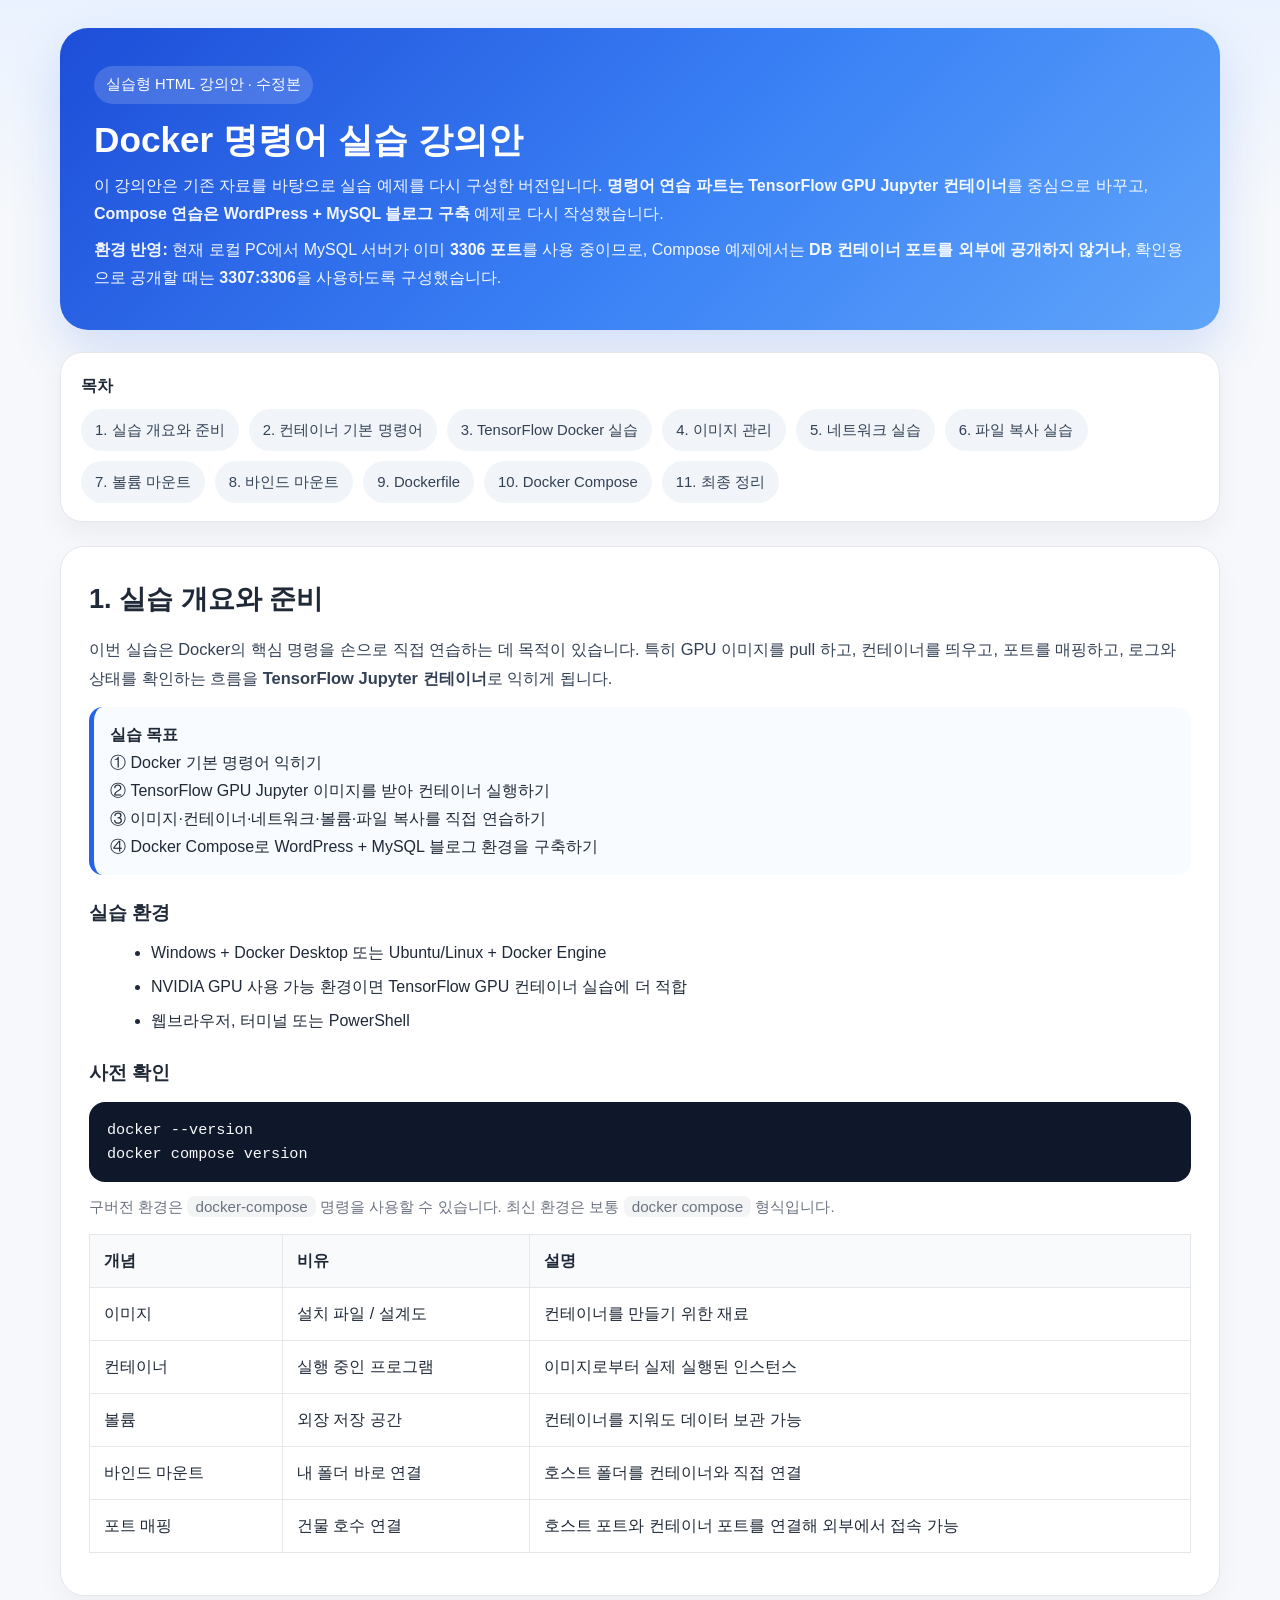
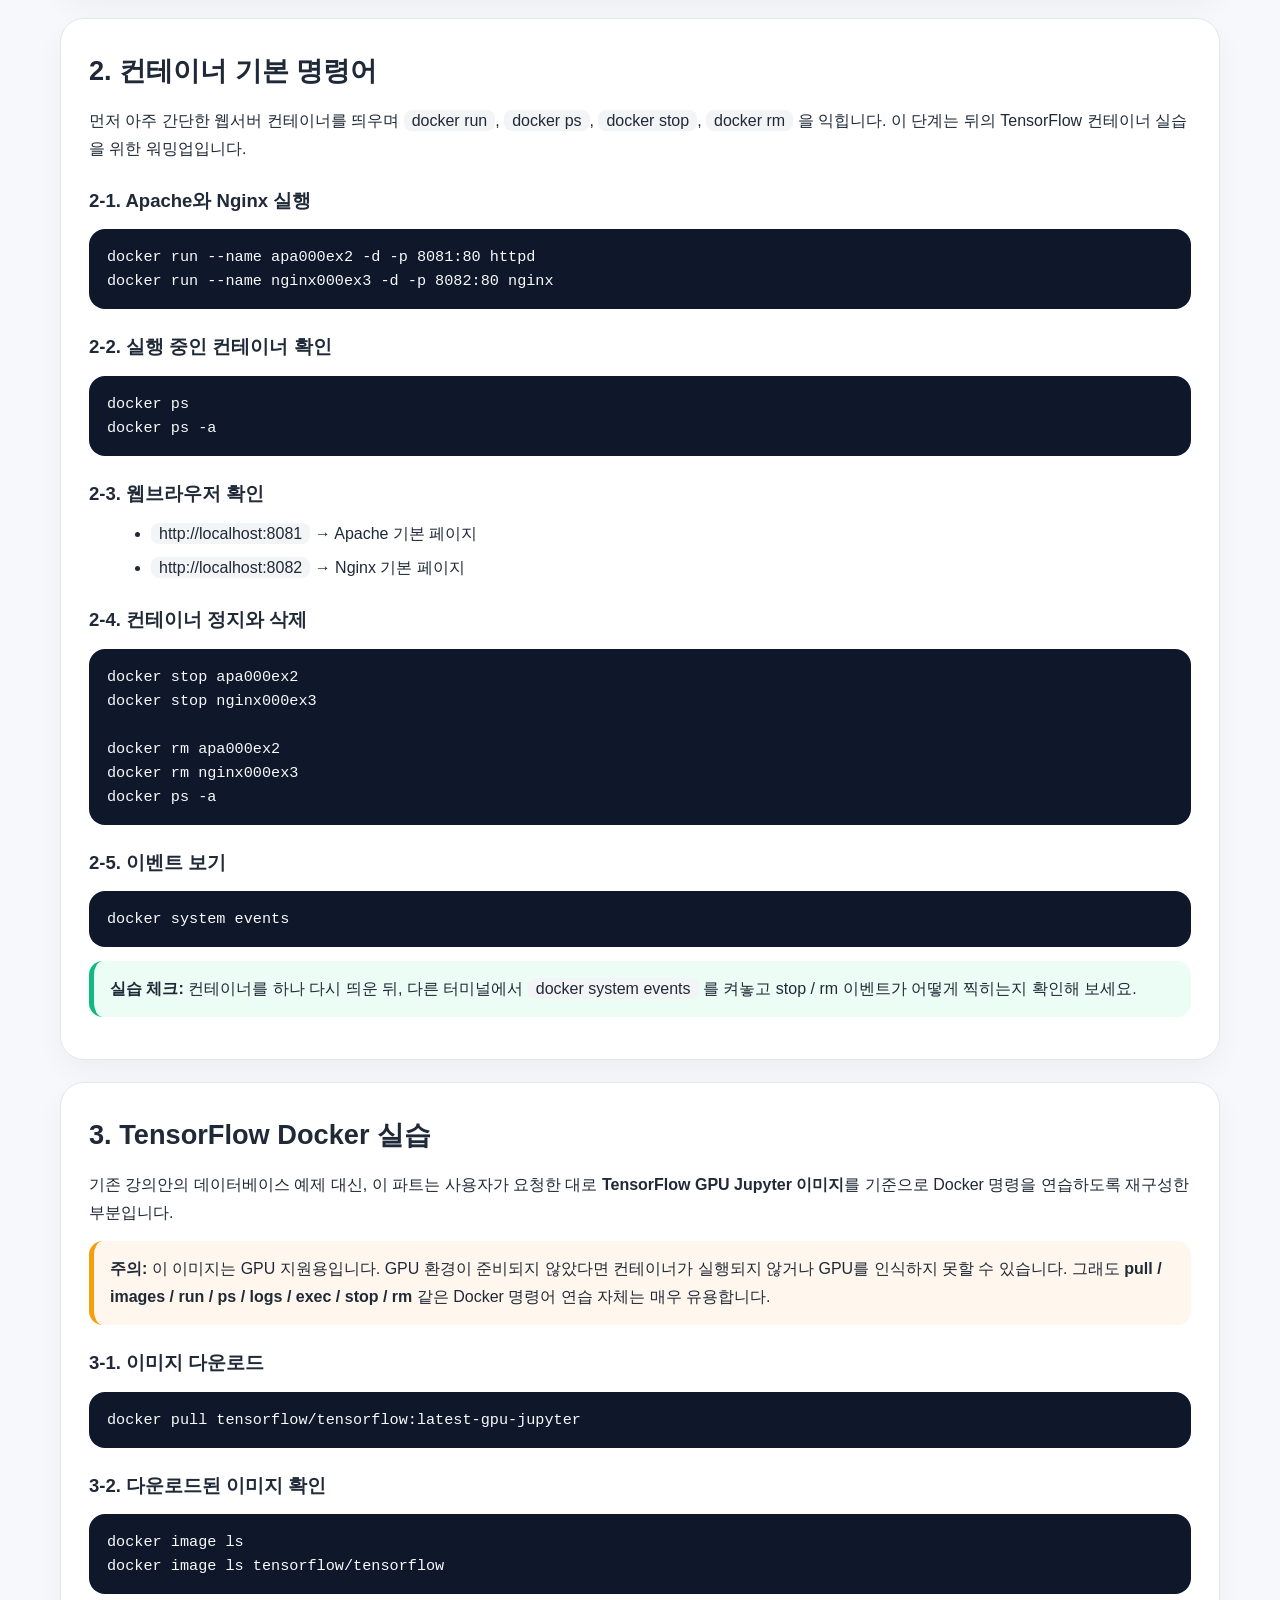
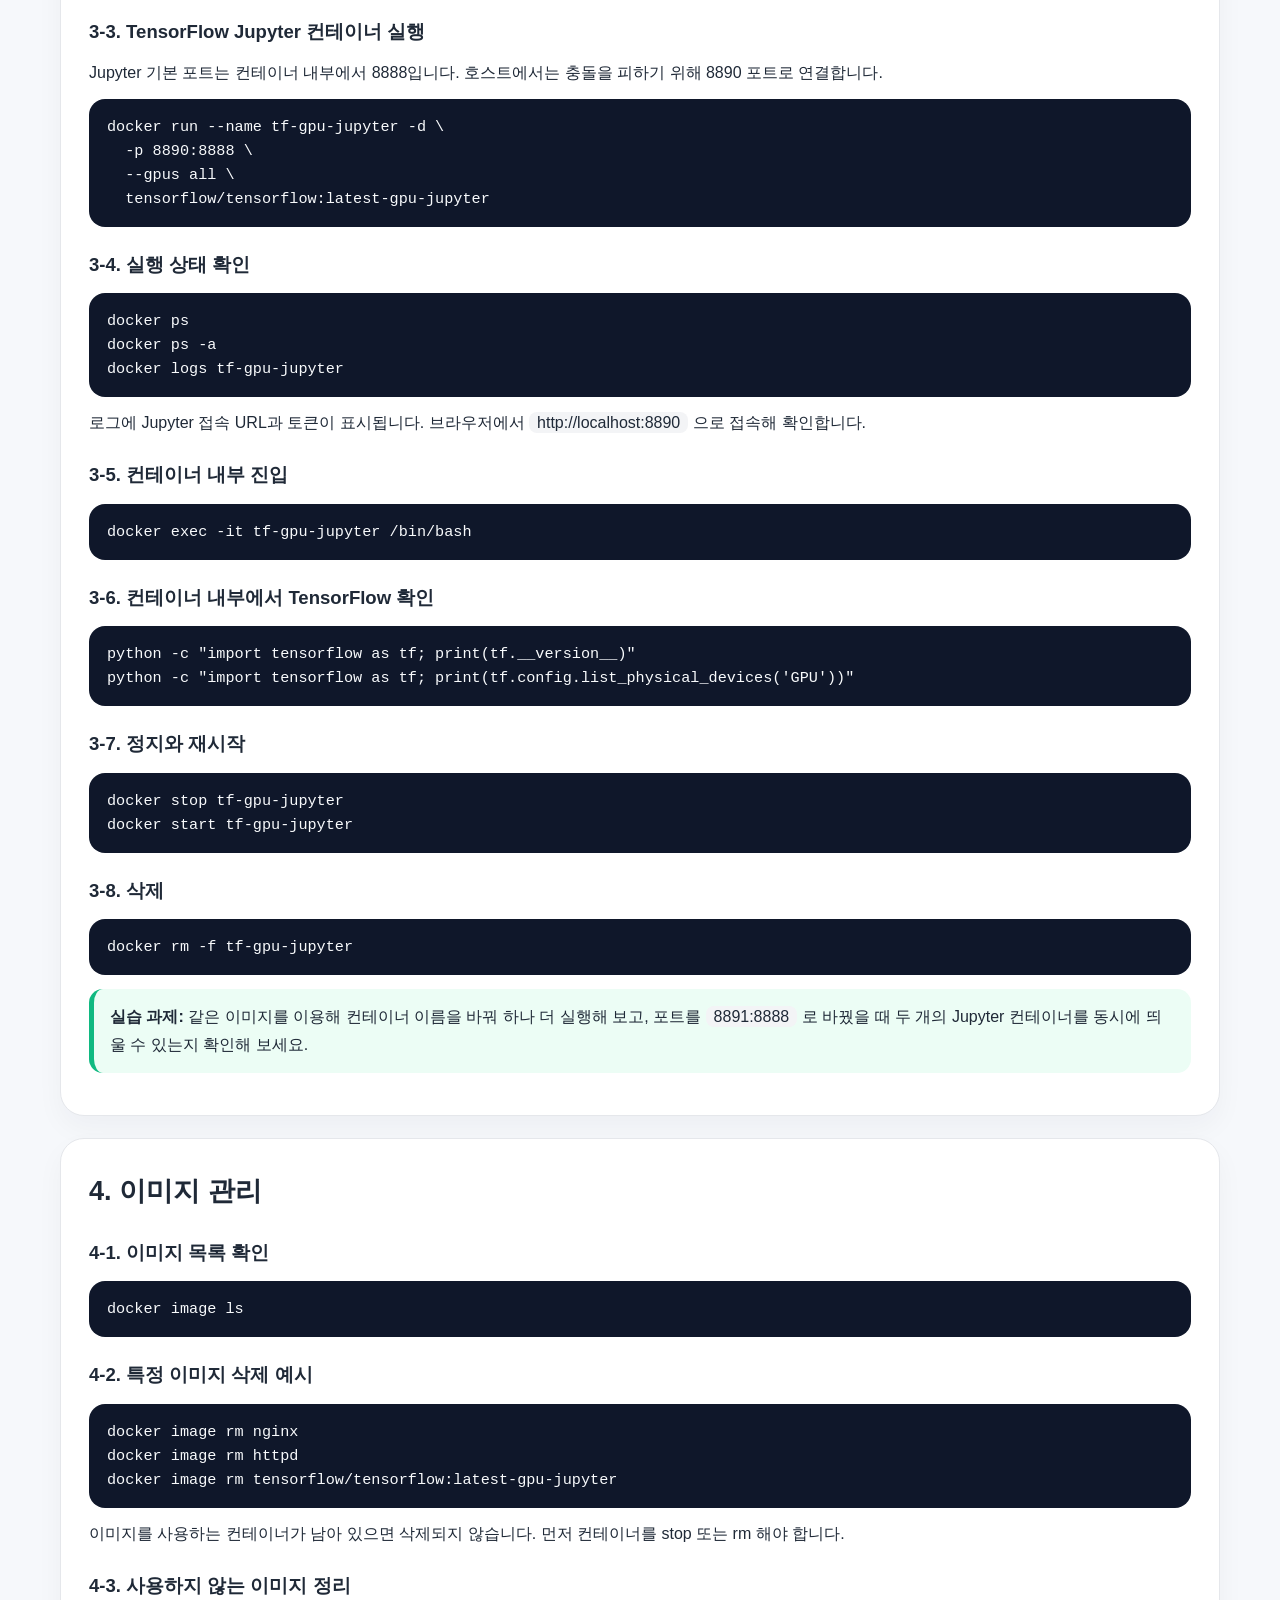
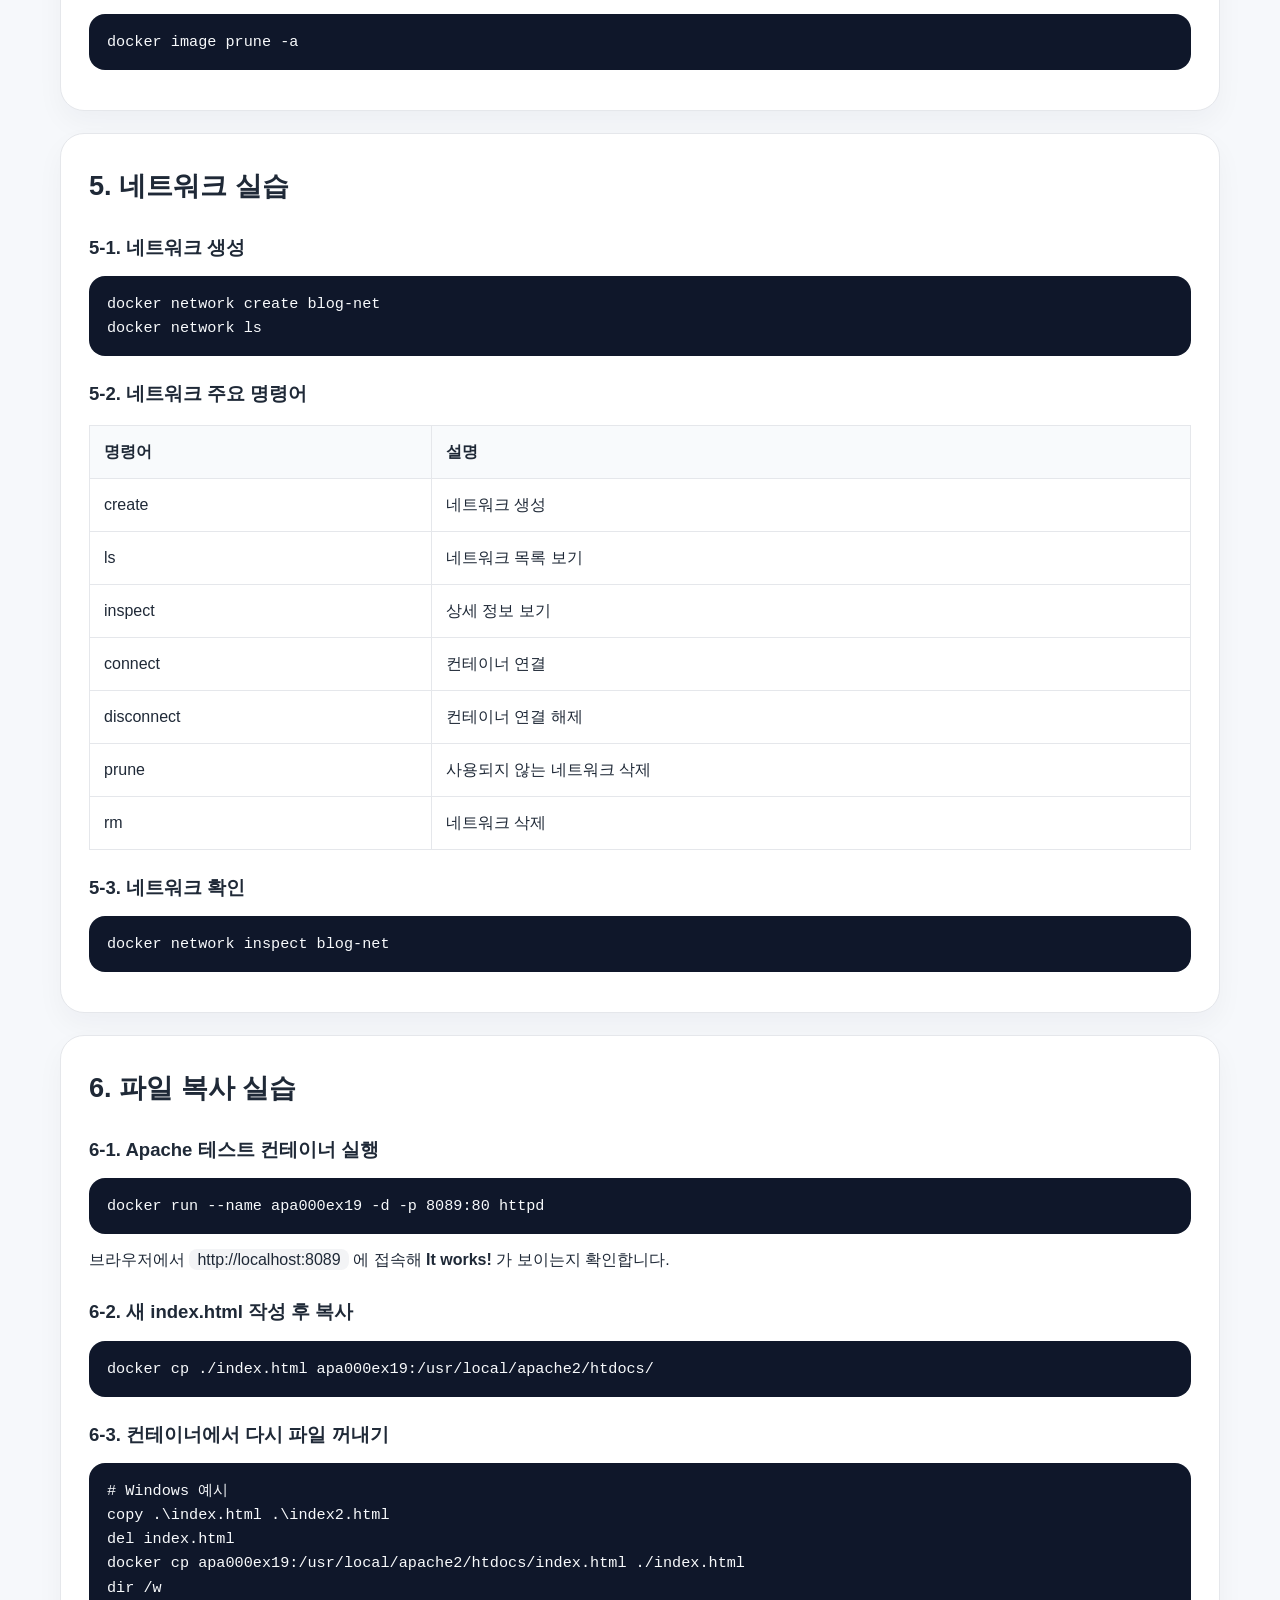
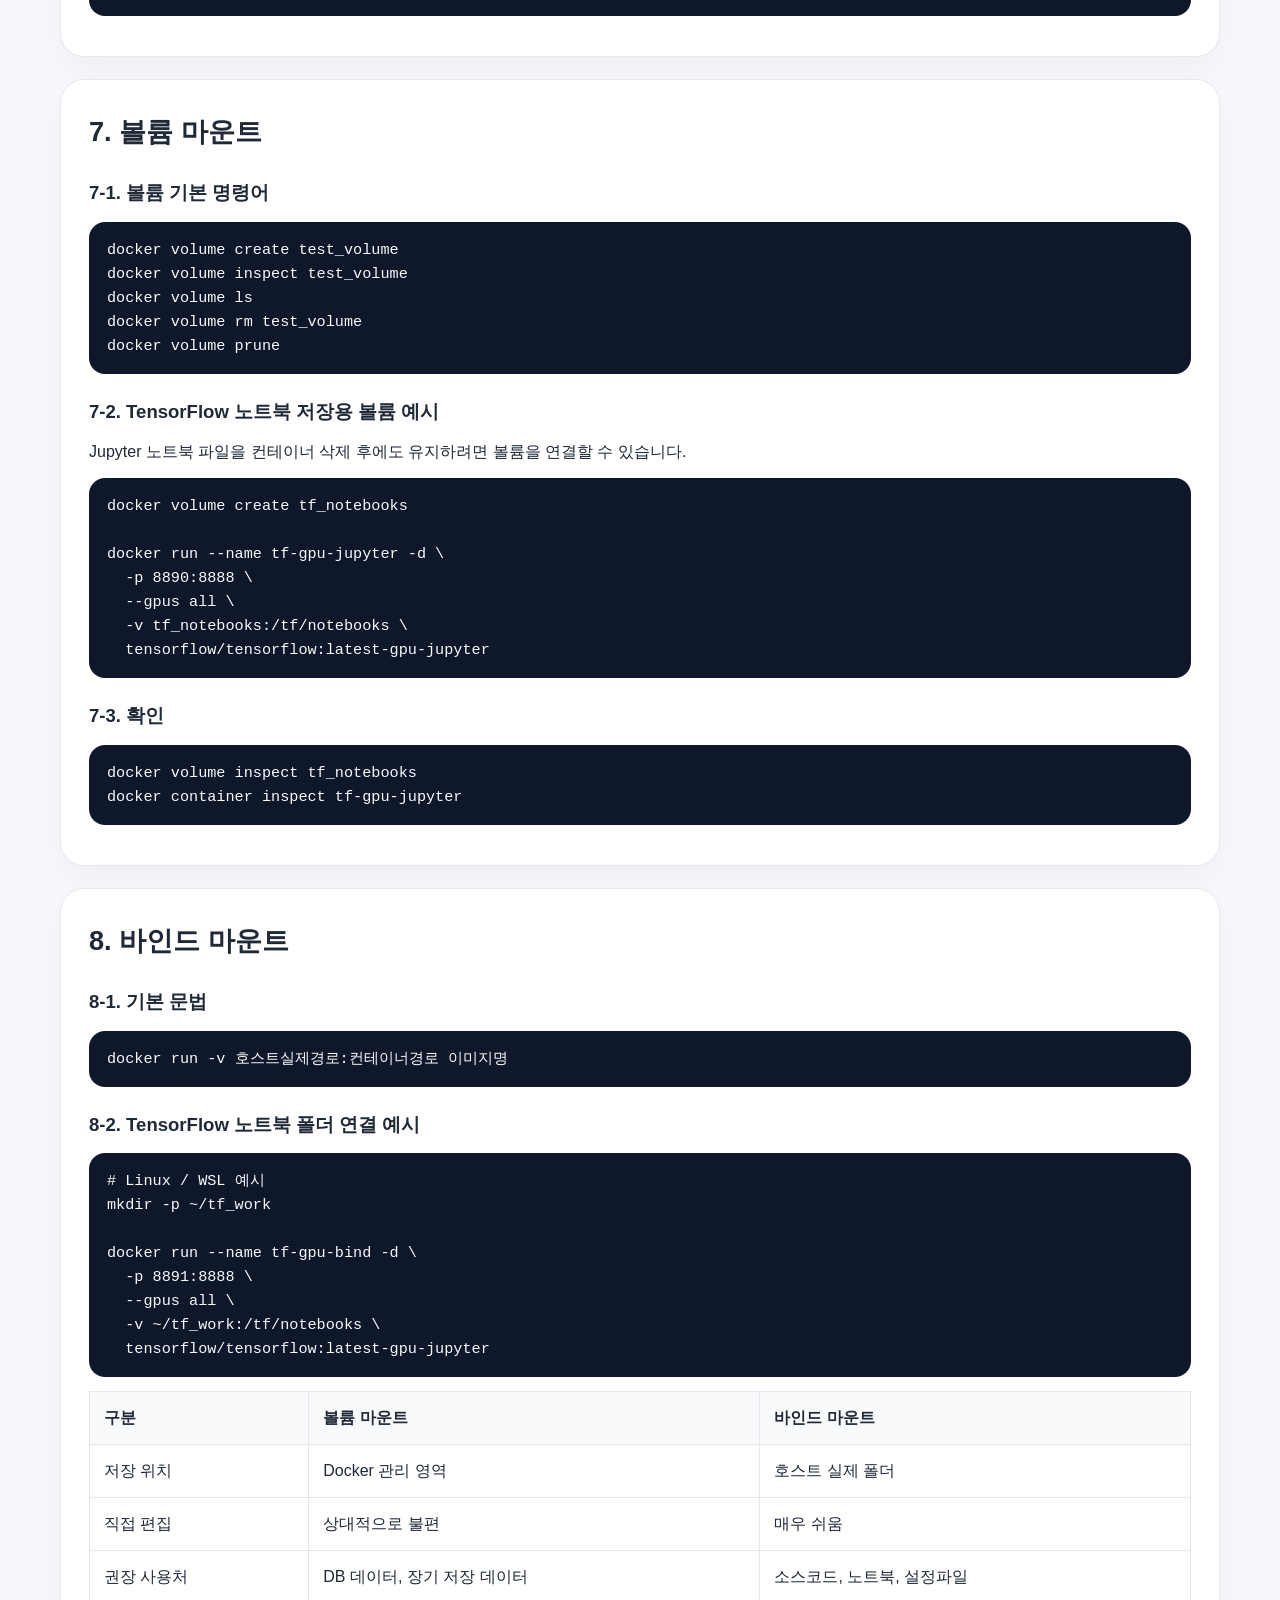
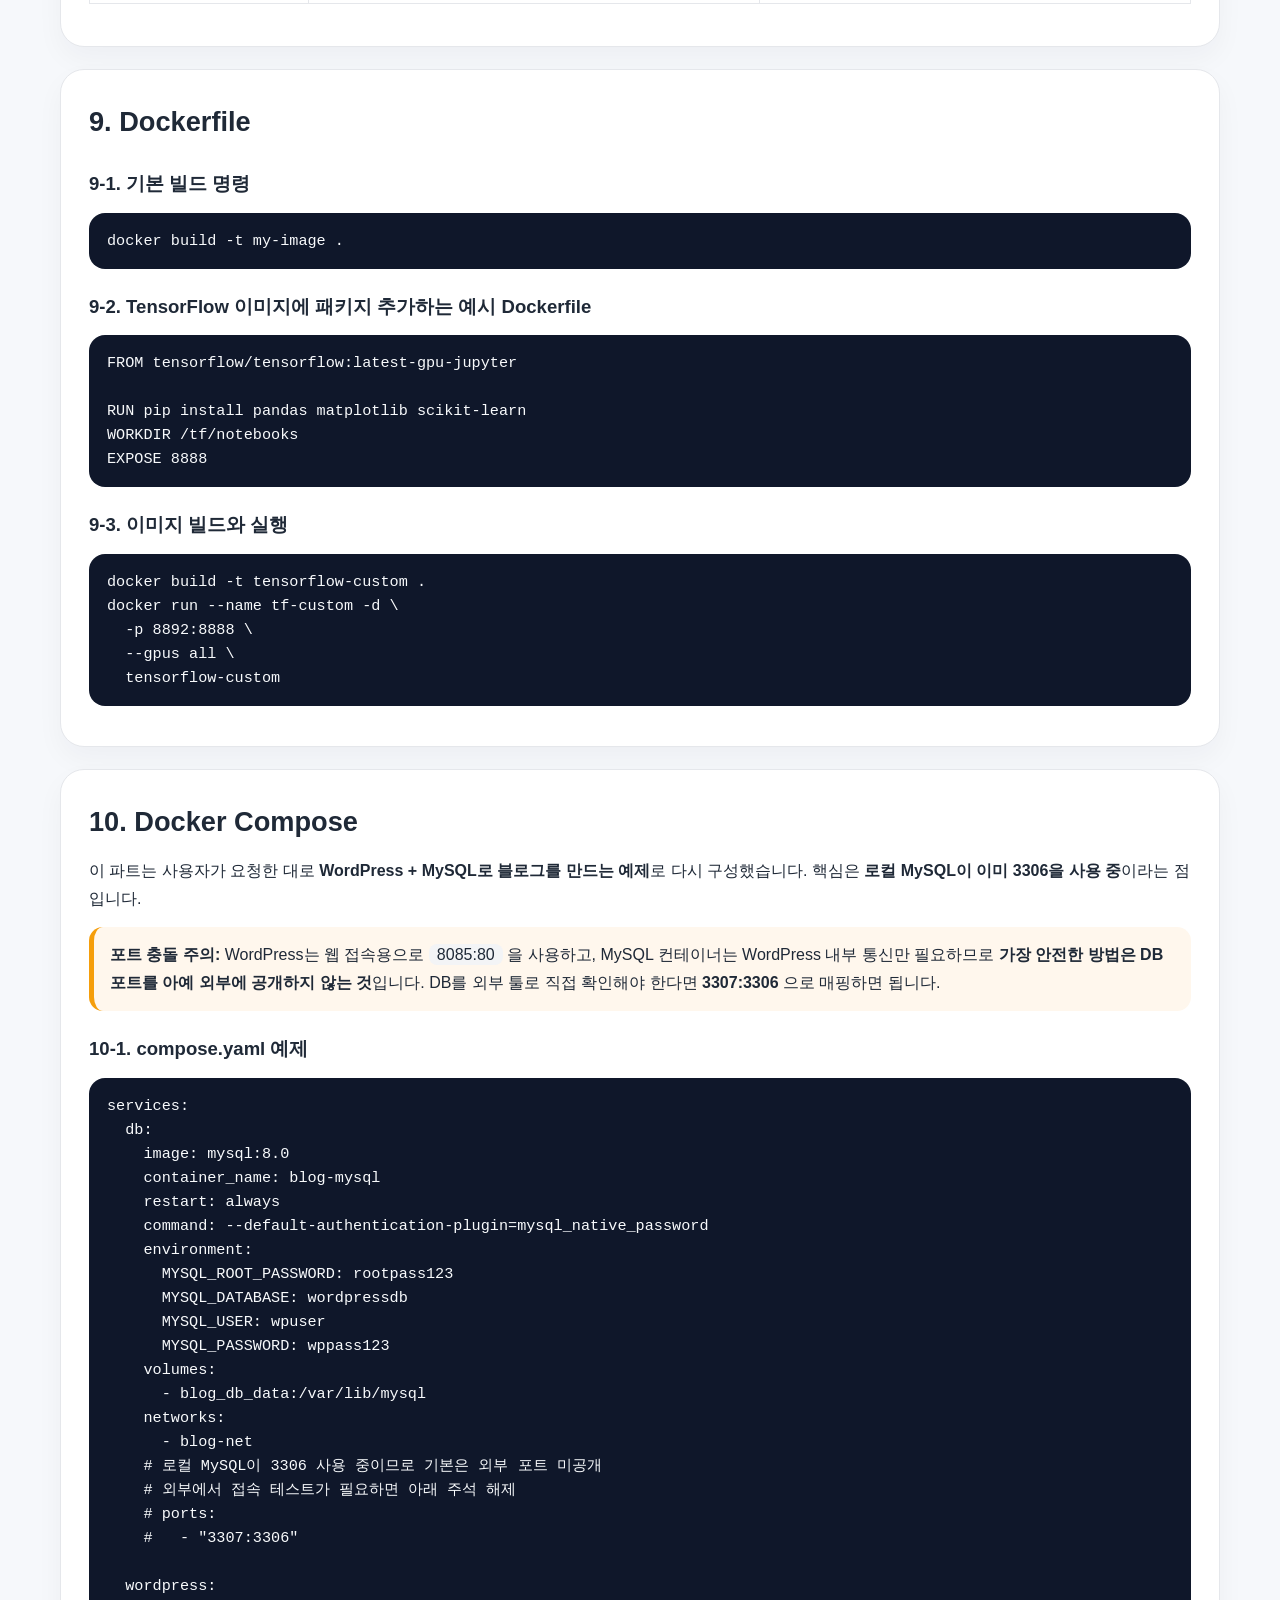
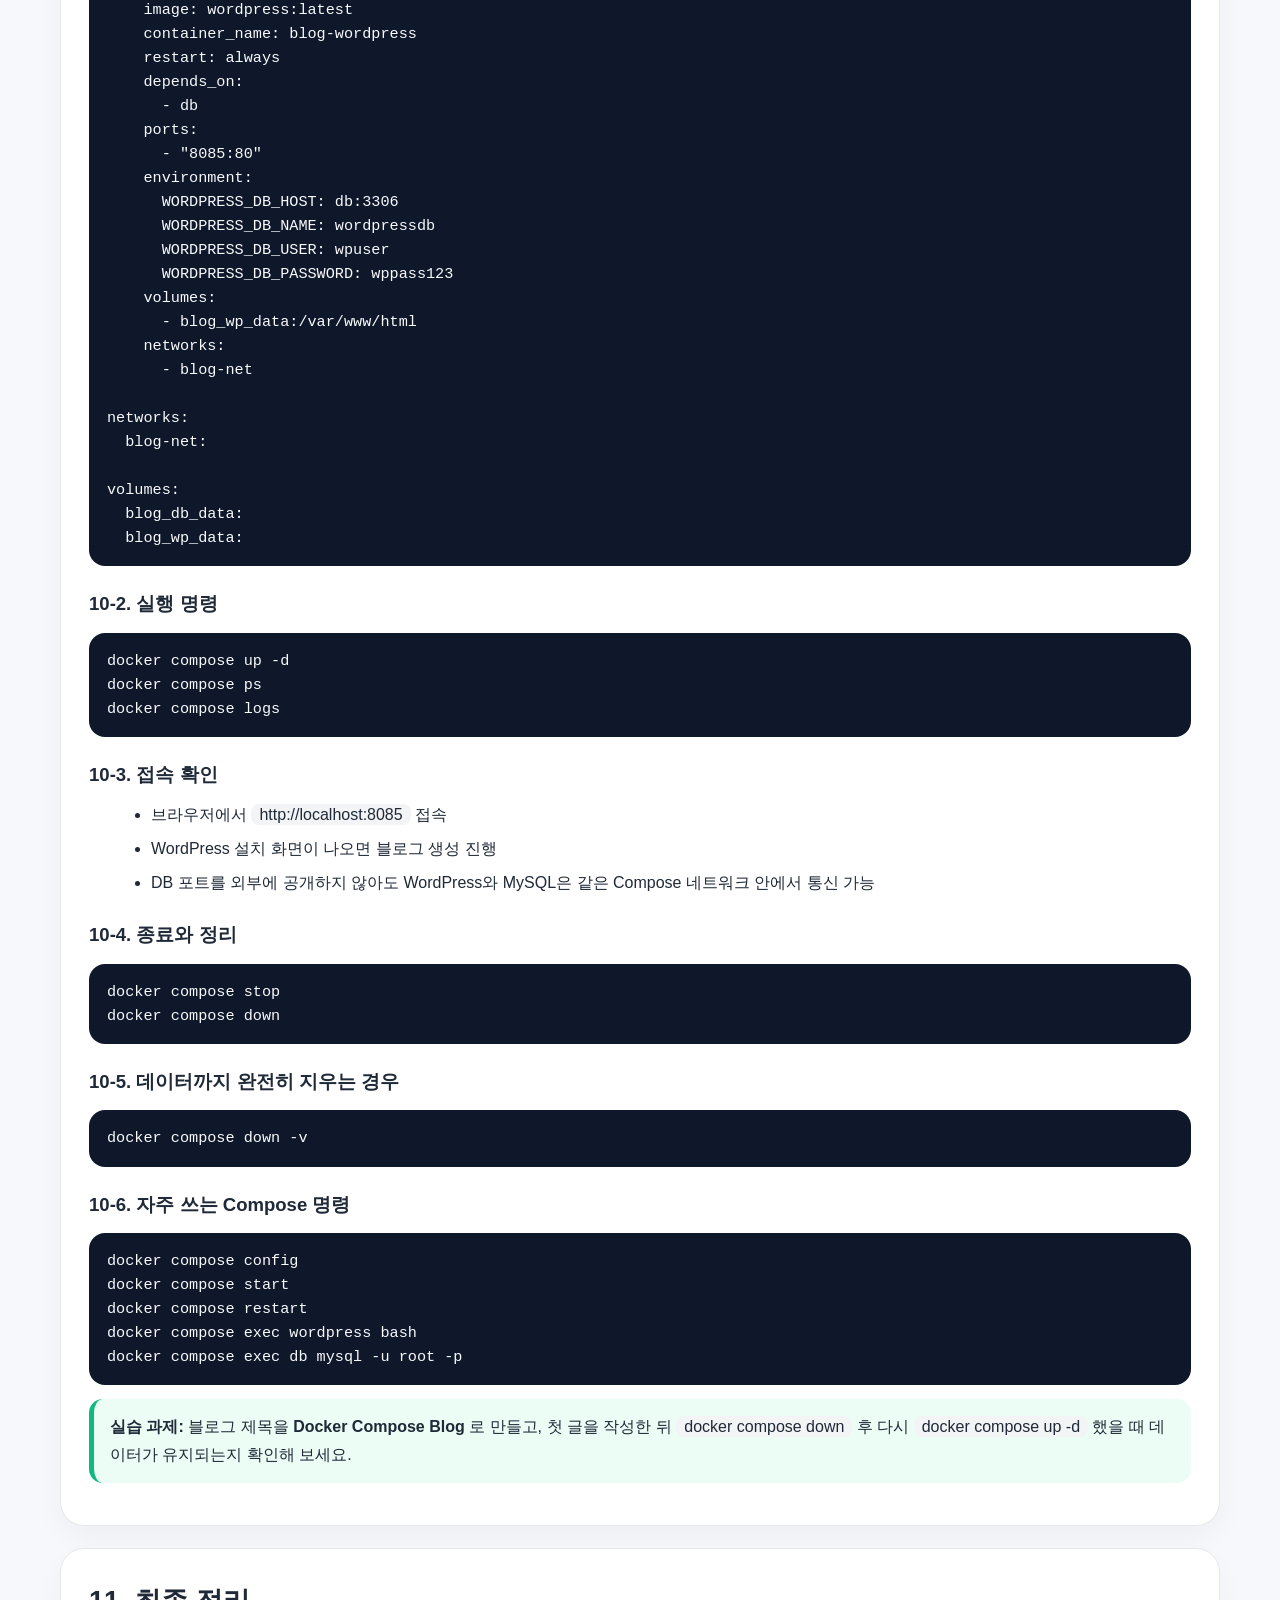
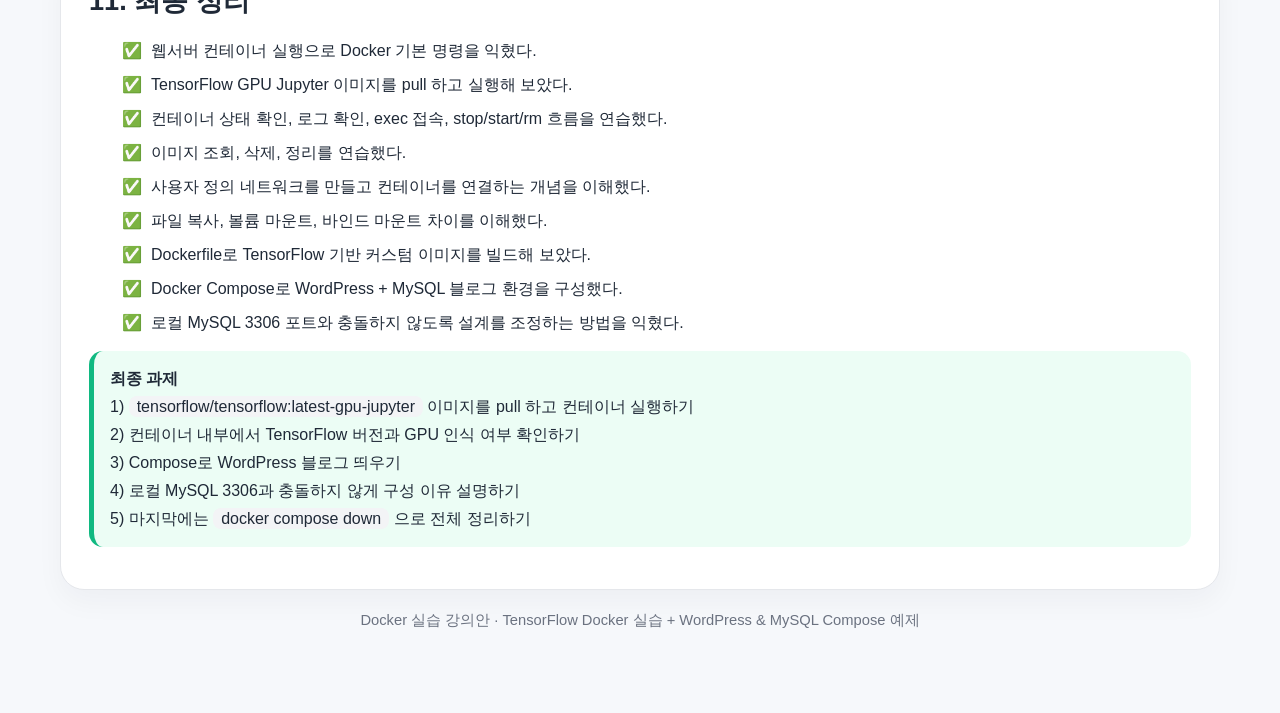
<file: 09AWS서비스배포/07docker_practice_lecture_updated.html>
<!DOCTYPE html>
<html lang="ko">
<head>
  <meta charset="UTF-8" />
  <meta name="viewport" content="width=device-width, initial-scale=1.0" />
  <title>Docker 실습 강의안 - TensorFlow Docker + WordPress & MySQL Compose</title>
  <style>
    :root{
      --bg:#f6f8fb;
      --paper:#ffffff;
      --ink:#1f2937;
      --muted:#6b7280;
      --line:#e5e7eb;
      --brand:#2563eb;
      --brand-soft:#dbeafe;
      --accent:#0f172a;
      --code:#0f172a;
      --code-bg:#f3f4f6;
      --good:#ecfdf5;
      --warn:#fff7ed;
    }
    *{box-sizing:border-box}
    html{scroll-behavior:smooth}
    body{
      margin:0;
      font-family:"Pretendard","Apple SD Gothic Neo","Malgun Gothic",sans-serif;
      color:var(--ink);
      background:linear-gradient(180deg,#eaf2ff 0%, #f6f8fb 220px, #f6f8fb 100%);
      line-height:1.75;
    }
    .wrap{max-width:1200px;margin:0 auto;padding:28px 20px 80px}
    .hero{
      background:linear-gradient(135deg,#1d4ed8,#3b82f6 55%,#60a5fa);
      color:#fff;padding:38px 34px;border-radius:28px;
      box-shadow:0 20px 50px rgba(37,99,235,.18);
    }
    .hero h1{margin:0 0 10px;font-size:2.2rem;line-height:1.25}
    .hero p{margin:8px 0 0;color:rgba(255,255,255,.94)}
    .badge{display:inline-block;padding:6px 12px;border-radius:999px;background:rgba(255,255,255,.16);font-size:.92rem;margin-bottom:14px}
    .toc{
      margin-top:22px;background:var(--paper);border:1px solid var(--line);border-radius:22px;
      padding:18px 20px;box-shadow:0 12px 28px rgba(15,23,42,.05)
    }
    .toc h2{margin:0 0 10px;font-size:1.02rem}
    .toc ul{display:flex;gap:10px;flex-wrap:wrap;list-style:none;margin:0;padding:0}
    .toc li{margin:0}
    .toc a{
      display:inline-block;text-decoration:none;padding:8px 14px;border-radius:999px;
      background:#f1f5f9;color:#334155;font-size:.93rem
    }
    .toc a:hover{background:var(--brand);color:#fff}
    .content{margin-top:24px;display:flex;flex-direction:column;gap:22px}
    section{
      background:var(--paper);border:1px solid var(--line);border-radius:24px;padding:28px;
      box-shadow:0 12px 28px rgba(15,23,42,.04)
    }
    h2{margin:0 0 12px;font-size:1.7rem}
    h3{margin:22px 0 10px;font-size:1.16rem}
    h4{margin:18px 0 8px;font-size:1rem}
    p{margin:10px 0}
    ul,ol{margin:10px 0 10px 22px}
    li{margin:6px 0}
    .lead{font-size:1.03rem;color:#334155}
    .mini{color:var(--muted);font-size:.95rem}
    .callout{
      border-left:5px solid var(--brand);background:#f8fbff;padding:14px 16px;border-radius:14px;margin:14px 0;
    }
    .warn{border-left-color:#f59e0b;background:var(--warn)}
    .good{border-left-color:#10b981;background:var(--good)}
    pre{
      margin:12px 0;padding:16px 18px;border-radius:16px;background:var(--code);color:#f8fafc;
      overflow:auto;font-size:.95rem;line-height:1.58
    }
    code{font-family:Consolas,Monaco,monospace}
    .inline{background:var(--code-bg);padding:2px 8px;border-radius:8px}
    table{width:100%;border-collapse:collapse;margin:14px 0}
    th,td{border:1px solid var(--line);padding:12px 14px;text-align:left;vertical-align:top}
    th{background:#f8fafc}
    .check li{list-style:"✅  "}
    .footer{margin-top:18px;color:var(--muted);font-size:.92rem;text-align:center}
    @media (max-width:920px){
      .hero h1{font-size:1.85rem}
      section{padding:22px}
    }
  </style>
</head>
<body>
  <div class="wrap">
    <header class="hero">
      <div class="badge">실습형 HTML 강의안 · 수정본</div>
      <h1>Docker 명령어 실습 강의안</h1>
      <p>이 강의안은 기존 자료를 바탕으로 실습 예제를 다시 구성한 버전입니다. <strong>명령어 연습 파트는 TensorFlow GPU Jupyter 컨테이너</strong>를 중심으로 바꾸고, <strong>Compose 연습은 WordPress + MySQL 블로그 구축</strong> 예제로 다시 작성했습니다.</p>
      <p><strong>환경 반영:</strong> 현재 로컬 PC에서 MySQL 서버가 이미 <strong>3306 포트</strong>를 사용 중이므로, Compose 예제에서는 <strong>DB 컨테이너 포트를 외부에 공개하지 않거나</strong>, 확인용으로 공개할 때는 <strong>3307:3306</strong>을 사용하도록 구성했습니다.</p>
    </header>

    <nav class="toc">
      <h2>목차</h2>
      <ul>
        <li><a href="#intro">1. 실습 개요와 준비</a></li>
        <li><a href="#container-basic">2. 컨테이너 기본 명령어</a></li>
        <li><a href="#tensorflow">3. TensorFlow Docker 실습</a></li>
        <li><a href="#image">4. 이미지 관리</a></li>
        <li><a href="#network">5. 네트워크 실습</a></li>
        <li><a href="#copy">6. 파일 복사 실습</a></li>
        <li><a href="#volume">7. 볼륨 마운트</a></li>
        <li><a href="#bind">8. 바인드 마운트</a></li>
        <li><a href="#dockerfile">9. Dockerfile</a></li>
        <li><a href="#compose">10. Docker Compose</a></li>
        <li><a href="#summary">11. 최종 정리</a></li>
      </ul>
    </nav>

    <main class="content">
      <section id="intro">
        <h2>1. 실습 개요와 준비</h2>
        <p class="lead">이번 실습은 Docker의 핵심 명령을 손으로 직접 연습하는 데 목적이 있습니다. 특히 GPU 이미지를 pull 하고, 컨테이너를 띄우고, 포트를 매핑하고, 로그와 상태를 확인하는 흐름을 <strong>TensorFlow Jupyter 컨테이너</strong>로 익히게 됩니다.</p>
        <div class="callout">
          <strong>실습 목표</strong><br>
          ① Docker 기본 명령어 익히기<br>
          ② TensorFlow GPU Jupyter 이미지를 받아 컨테이너 실행하기<br>
          ③ 이미지·컨테이너·네트워크·볼륨·파일 복사를 직접 연습하기<br>
          ④ Docker Compose로 WordPress + MySQL 블로그 환경을 구축하기
        </div>

        <h3>실습 환경</h3>
        <ul>
          <li>Windows + Docker Desktop 또는 Ubuntu/Linux + Docker Engine</li>
          <li>NVIDIA GPU 사용 가능 환경이면 TensorFlow GPU 컨테이너 실습에 더 적합</li>
          <li>웹브라우저, 터미널 또는 PowerShell</li>
        </ul>

        <h3>사전 확인</h3>
        <pre><code>docker --version
docker compose version</code></pre>

        <p class="mini">구버전 환경은 <span class="inline">docker-compose</span> 명령을 사용할 수 있습니다. 최신 환경은 보통 <span class="inline">docker compose</span> 형식입니다.</p>

        <table>
          <tr><th>개념</th><th>비유</th><th>설명</th></tr>
          <tr><td>이미지</td><td>설치 파일 / 설계도</td><td>컨테이너를 만들기 위한 재료</td></tr>
          <tr><td>컨테이너</td><td>실행 중인 프로그램</td><td>이미지로부터 실제 실행된 인스턴스</td></tr>
          <tr><td>볼륨</td><td>외장 저장 공간</td><td>컨테이너를 지워도 데이터 보관 가능</td></tr>
          <tr><td>바인드 마운트</td><td>내 폴더 바로 연결</td><td>호스트 폴더를 컨테이너와 직접 연결</td></tr>
          <tr><td>포트 매핑</td><td>건물 호수 연결</td><td>호스트 포트와 컨테이너 포트를 연결해 외부에서 접속 가능</td></tr>
        </table>
      </section>

      <section id="container-basic">
        <h2>2. 컨테이너 기본 명령어</h2>
        <p>먼저 아주 간단한 웹서버 컨테이너를 띄우며 <span class="inline">docker run</span>, <span class="inline">docker ps</span>, <span class="inline">docker stop</span>, <span class="inline">docker rm</span> 을 익힙니다. 이 단계는 뒤의 TensorFlow 컨테이너 실습을 위한 워밍업입니다.</p>

        <h3>2-1. Apache와 Nginx 실행</h3>
        <pre><code>docker run --name apa000ex2 -d -p 8081:80 httpd
docker run --name nginx000ex3 -d -p 8082:80 nginx</code></pre>

        <h3>2-2. 실행 중인 컨테이너 확인</h3>
        <pre><code>docker ps
docker ps -a</code></pre>

        <h3>2-3. 웹브라우저 확인</h3>
        <ul>
          <li><span class="inline">http://localhost:8081</span> → Apache 기본 페이지</li>
          <li><span class="inline">http://localhost:8082</span> → Nginx 기본 페이지</li>
        </ul>

        <h3>2-4. 컨테이너 정지와 삭제</h3>
        <pre><code>docker stop apa000ex2
docker stop nginx000ex3

docker rm apa000ex2
docker rm nginx000ex3
docker ps -a</code></pre>

        <h3>2-5. 이벤트 보기</h3>
        <pre><code>docker system events</code></pre>

        <div class="callout good">
          <strong>실습 체크:</strong> 컨테이너를 하나 다시 띄운 뒤, 다른 터미널에서 <span class="inline">docker system events</span> 를 켜놓고 stop / rm 이벤트가 어떻게 찍히는지 확인해 보세요.
        </div>
      </section>

      <section id="tensorflow">
        <h2>3. TensorFlow Docker 실습</h2>
        <p>기존 강의안의 데이터베이스 예제 대신, 이 파트는 사용자가 요청한 대로 <strong>TensorFlow GPU Jupyter 이미지</strong>를 기준으로 Docker 명령을 연습하도록 재구성한 부분입니다.</p>

        <div class="callout warn">
          <strong>주의:</strong> 이 이미지는 GPU 지원용입니다. GPU 환경이 준비되지 않았다면 컨테이너가 실행되지 않거나 GPU를 인식하지 못할 수 있습니다. 그래도 <strong>pull / images / run / ps / logs / exec / stop / rm</strong> 같은 Docker 명령어 연습 자체는 매우 유용합니다.
        </div>

        <h3>3-1. 이미지 다운로드</h3>
        <pre><code>docker pull tensorflow/tensorflow:latest-gpu-jupyter</code></pre>

        <h3>3-2. 다운로드된 이미지 확인</h3>
        <pre><code>docker image ls
docker image ls tensorflow/tensorflow</code></pre>

        <h3>3-3. TensorFlow Jupyter 컨테이너 실행</h3>
        <p>Jupyter 기본 포트는 컨테이너 내부에서 8888입니다. 호스트에서는 충돌을 피하기 위해 8890 포트로 연결합니다.</p>
        <pre><code>docker run --name tf-gpu-jupyter -d \
  -p 8890:8888 \
  --gpus all \
  tensorflow/tensorflow:latest-gpu-jupyter</code></pre>

        <h3>3-4. 실행 상태 확인</h3>
        <pre><code>docker ps
docker ps -a
docker logs tf-gpu-jupyter</code></pre>

        <p>로그에 Jupyter 접속 URL과 토큰이 표시됩니다. 브라우저에서 <span class="inline">http://localhost:8890</span> 으로 접속해 확인합니다.</p>

        <h3>3-5. 컨테이너 내부 진입</h3>
        <pre><code>docker exec -it tf-gpu-jupyter /bin/bash</code></pre>

        <h3>3-6. 컨테이너 내부에서 TensorFlow 확인</h3>
        <pre><code>python -c "import tensorflow as tf; print(tf.__version__)"
python -c "import tensorflow as tf; print(tf.config.list_physical_devices('GPU'))"</code></pre>

        <h3>3-7. 정지와 재시작</h3>
        <pre><code>docker stop tf-gpu-jupyter
docker start tf-gpu-jupyter</code></pre>

        <h3>3-8. 삭제</h3>
        <pre><code>docker rm -f tf-gpu-jupyter</code></pre>

        <div class="callout good">
          <strong>실습 과제:</strong> 같은 이미지를 이용해 컨테이너 이름을 바꿔 하나 더 실행해 보고, 포트를 <span class="inline">8891:8888</span> 로 바꿨을 때 두 개의 Jupyter 컨테이너를 동시에 띄울 수 있는지 확인해 보세요.
        </div>
      </section>

      <section id="image">
        <h2>4. 이미지 관리</h2>

        <h3>4-1. 이미지 목록 확인</h3>
        <pre><code>docker image ls</code></pre>

        <h3>4-2. 특정 이미지 삭제 예시</h3>
        <pre><code>docker image rm nginx
docker image rm httpd
docker image rm tensorflow/tensorflow:latest-gpu-jupyter</code></pre>

        <p>이미지를 사용하는 컨테이너가 남아 있으면 삭제되지 않습니다. 먼저 컨테이너를 stop 또는 rm 해야 합니다.</p>

        <h3>4-3. 사용하지 않는 이미지 정리</h3>
        <pre><code>docker image prune -a</code></pre>
      </section>

      <section id="network">
        <h2>5. 네트워크 실습</h2>

        <h3>5-1. 네트워크 생성</h3>
        <pre><code>docker network create blog-net
docker network ls</code></pre>

        <h3>5-2. 네트워크 주요 명령어</h3>
        <table>
          <tr><th>명령어</th><th>설명</th></tr>
          <tr><td>create</td><td>네트워크 생성</td></tr>
          <tr><td>ls</td><td>네트워크 목록 보기</td></tr>
          <tr><td>inspect</td><td>상세 정보 보기</td></tr>
          <tr><td>connect</td><td>컨테이너 연결</td></tr>
          <tr><td>disconnect</td><td>컨테이너 연결 해제</td></tr>
          <tr><td>prune</td><td>사용되지 않는 네트워크 삭제</td></tr>
          <tr><td>rm</td><td>네트워크 삭제</td></tr>
        </table>

        <h3>5-3. 네트워크 확인</h3>
        <pre><code>docker network inspect blog-net</code></pre>
      </section>

      <section id="copy">
        <h2>6. 파일 복사 실습</h2>

        <h3>6-1. Apache 테스트 컨테이너 실행</h3>
        <pre><code>docker run --name apa000ex19 -d -p 8089:80 httpd</code></pre>

        <p>브라우저에서 <span class="inline">http://localhost:8089</span> 에 접속해 <strong>It works!</strong> 가 보이는지 확인합니다.</p>

        <h3>6-2. 새 index.html 작성 후 복사</h3>
        <pre><code>docker cp ./index.html apa000ex19:/usr/local/apache2/htdocs/</code></pre>

        <h3>6-3. 컨테이너에서 다시 파일 꺼내기</h3>
        <pre><code># Windows 예시
copy .\index.html .\index2.html
del index.html
docker cp apa000ex19:/usr/local/apache2/htdocs/index.html ./index.html
dir /w</code></pre>
      </section>

      <section id="volume">
        <h2>7. 볼륨 마운트</h2>

        <h3>7-1. 볼륨 기본 명령어</h3>
        <pre><code>docker volume create test_volume
docker volume inspect test_volume
docker volume ls
docker volume rm test_volume
docker volume prune</code></pre>

        <h3>7-2. TensorFlow 노트북 저장용 볼륨 예시</h3>
        <p>Jupyter 노트북 파일을 컨테이너 삭제 후에도 유지하려면 볼륨을 연결할 수 있습니다.</p>
        <pre><code>docker volume create tf_notebooks

docker run --name tf-gpu-jupyter -d \
  -p 8890:8888 \
  --gpus all \
  -v tf_notebooks:/tf/notebooks \
  tensorflow/tensorflow:latest-gpu-jupyter</code></pre>

        <h3>7-3. 확인</h3>
        <pre><code>docker volume inspect tf_notebooks
docker container inspect tf-gpu-jupyter</code></pre>
      </section>

      <section id="bind">
        <h2>8. 바인드 마운트</h2>

        <h3>8-1. 기본 문법</h3>
        <pre><code>docker run -v 호스트실제경로:컨테이너경로 이미지명</code></pre>

        <h3>8-2. TensorFlow 노트북 폴더 연결 예시</h3>
        <pre><code># Linux / WSL 예시
mkdir -p ~/tf_work

docker run --name tf-gpu-bind -d \
  -p 8891:8888 \
  --gpus all \
  -v ~/tf_work:/tf/notebooks \
  tensorflow/tensorflow:latest-gpu-jupyter</code></pre>

        <table>
          <tr><th>구분</th><th>볼륨 마운트</th><th>바인드 마운트</th></tr>
          <tr><td>저장 위치</td><td>Docker 관리 영역</td><td>호스트 실제 폴더</td></tr>
          <tr><td>직접 편집</td><td>상대적으로 불편</td><td>매우 쉬움</td></tr>
          <tr><td>권장 사용처</td><td>DB 데이터, 장기 저장 데이터</td><td>소스코드, 노트북, 설정파일</td></tr>
        </table>
      </section>

      <section id="dockerfile">
        <h2>9. Dockerfile</h2>

        <h3>9-1. 기본 빌드 명령</h3>
        <pre><code>docker build -t my-image .</code></pre>

        <h3>9-2. TensorFlow 이미지에 패키지 추가하는 예시 Dockerfile</h3>
        <pre><code>FROM tensorflow/tensorflow:latest-gpu-jupyter

RUN pip install pandas matplotlib scikit-learn
WORKDIR /tf/notebooks
EXPOSE 8888</code></pre>

        <h3>9-3. 이미지 빌드와 실행</h3>
        <pre><code>docker build -t tensorflow-custom .
docker run --name tf-custom -d \
  -p 8892:8888 \
  --gpus all \
  tensorflow-custom</code></pre>
      </section>

      <section id="compose">
        <h2>10. Docker Compose</h2>
        <p>이 파트는 사용자가 요청한 대로 <strong>WordPress + MySQL로 블로그를 만드는 예제</strong>로 다시 구성했습니다. 핵심은 <strong>로컬 MySQL이 이미 3306을 사용 중</strong>이라는 점입니다.</p>

        <div class="callout warn">
          <strong>포트 충돌 주의:</strong> WordPress는 웹 접속용으로 <span class="inline">8085:80</span> 을 사용하고, MySQL 컨테이너는 WordPress 내부 통신만 필요하므로 <strong>가장 안전한 방법은 DB 포트를 아예 외부에 공개하지 않는 것</strong>입니다. DB를 외부 툴로 직접 확인해야 한다면 <strong>3307:3306</strong> 으로 매핑하면 됩니다.
        </div>

        <h3>10-1. compose.yaml 예제</h3>
        <pre><code>services:
  db:
    image: mysql:8.0
    container_name: blog-mysql
    restart: always
    command: --default-authentication-plugin=mysql_native_password
    environment:
      MYSQL_ROOT_PASSWORD: rootpass123
      MYSQL_DATABASE: wordpressdb
      MYSQL_USER: wpuser
      MYSQL_PASSWORD: wppass123
    volumes:
      - blog_db_data:/var/lib/mysql
    networks:
      - blog-net
    # 로컬 MySQL이 3306 사용 중이므로 기본은 외부 포트 미공개
    # 외부에서 접속 테스트가 필요하면 아래 주석 해제
    # ports:
    #   - "3307:3306"

  wordpress:
    image: wordpress:latest
    container_name: blog-wordpress
    restart: always
    depends_on:
      - db
    ports:
      - "8085:80"
    environment:
      WORDPRESS_DB_HOST: db:3306
      WORDPRESS_DB_NAME: wordpressdb
      WORDPRESS_DB_USER: wpuser
      WORDPRESS_DB_PASSWORD: wppass123
    volumes:
      - blog_wp_data:/var/www/html
    networks:
      - blog-net

networks:
  blog-net:

volumes:
  blog_db_data:
  blog_wp_data:</code></pre>

        <h3>10-2. 실행 명령</h3>
        <pre><code>docker compose up -d
docker compose ps
docker compose logs</code></pre>

        <h3>10-3. 접속 확인</h3>
        <ul>
          <li>브라우저에서 <span class="inline">http://localhost:8085</span> 접속</li>
          <li>WordPress 설치 화면이 나오면 블로그 생성 진행</li>
          <li>DB 포트를 외부에 공개하지 않아도 WordPress와 MySQL은 같은 Compose 네트워크 안에서 통신 가능</li>
        </ul>

        <h3>10-4. 종료와 정리</h3>
        <pre><code>docker compose stop
docker compose down</code></pre>

        <h3>10-5. 데이터까지 완전히 지우는 경우</h3>
        <pre><code>docker compose down -v</code></pre>

        <h3>10-6. 자주 쓰는 Compose 명령</h3>
        <pre><code>docker compose config
docker compose start
docker compose restart
docker compose exec wordpress bash
docker compose exec db mysql -u root -p</code></pre>

        <div class="callout good">
          <strong>실습 과제:</strong> 블로그 제목을 <strong>Docker Compose Blog</strong> 로 만들고, 첫 글을 작성한 뒤 <span class="inline">docker compose down</span> 후 다시 <span class="inline">docker compose up -d</span> 했을 때 데이터가 유지되는지 확인해 보세요.
        </div>
      </section>

      <section id="summary">
        <h2>11. 최종 정리</h2>
        <ul class="check">
          <li>웹서버 컨테이너 실행으로 Docker 기본 명령을 익혔다.</li>
          <li>TensorFlow GPU Jupyter 이미지를 pull 하고 실행해 보았다.</li>
          <li>컨테이너 상태 확인, 로그 확인, exec 접속, stop/start/rm 흐름을 연습했다.</li>
          <li>이미지 조회, 삭제, 정리를 연습했다.</li>
          <li>사용자 정의 네트워크를 만들고 컨테이너를 연결하는 개념을 이해했다.</li>
          <li>파일 복사, 볼륨 마운트, 바인드 마운트 차이를 이해했다.</li>
          <li>Dockerfile로 TensorFlow 기반 커스텀 이미지를 빌드해 보았다.</li>
          <li>Docker Compose로 WordPress + MySQL 블로그 환경을 구성했다.</li>
          <li>로컬 MySQL 3306 포트와 충돌하지 않도록 설계를 조정하는 방법을 익혔다.</li>
        </ul>

        <div class="callout good">
          <strong>최종 과제</strong><br>
          1) <span class="inline">tensorflow/tensorflow:latest-gpu-jupyter</span> 이미지를 pull 하고 컨테이너 실행하기<br>
          2) 컨테이너 내부에서 TensorFlow 버전과 GPU 인식 여부 확인하기<br>
          3) Compose로 WordPress 블로그 띄우기<br>
          4) 로컬 MySQL 3306과 충돌하지 않게 구성 이유 설명하기<br>
          5) 마지막에는 <span class="inline">docker compose down</span> 으로 전체 정리하기
        </div>
      </section>
    </main>

    <div class="footer">Docker 실습 강의안 · TensorFlow Docker 실습 + WordPress & MySQL Compose 예제</div>
  </div>
</body>
</html>
</file>
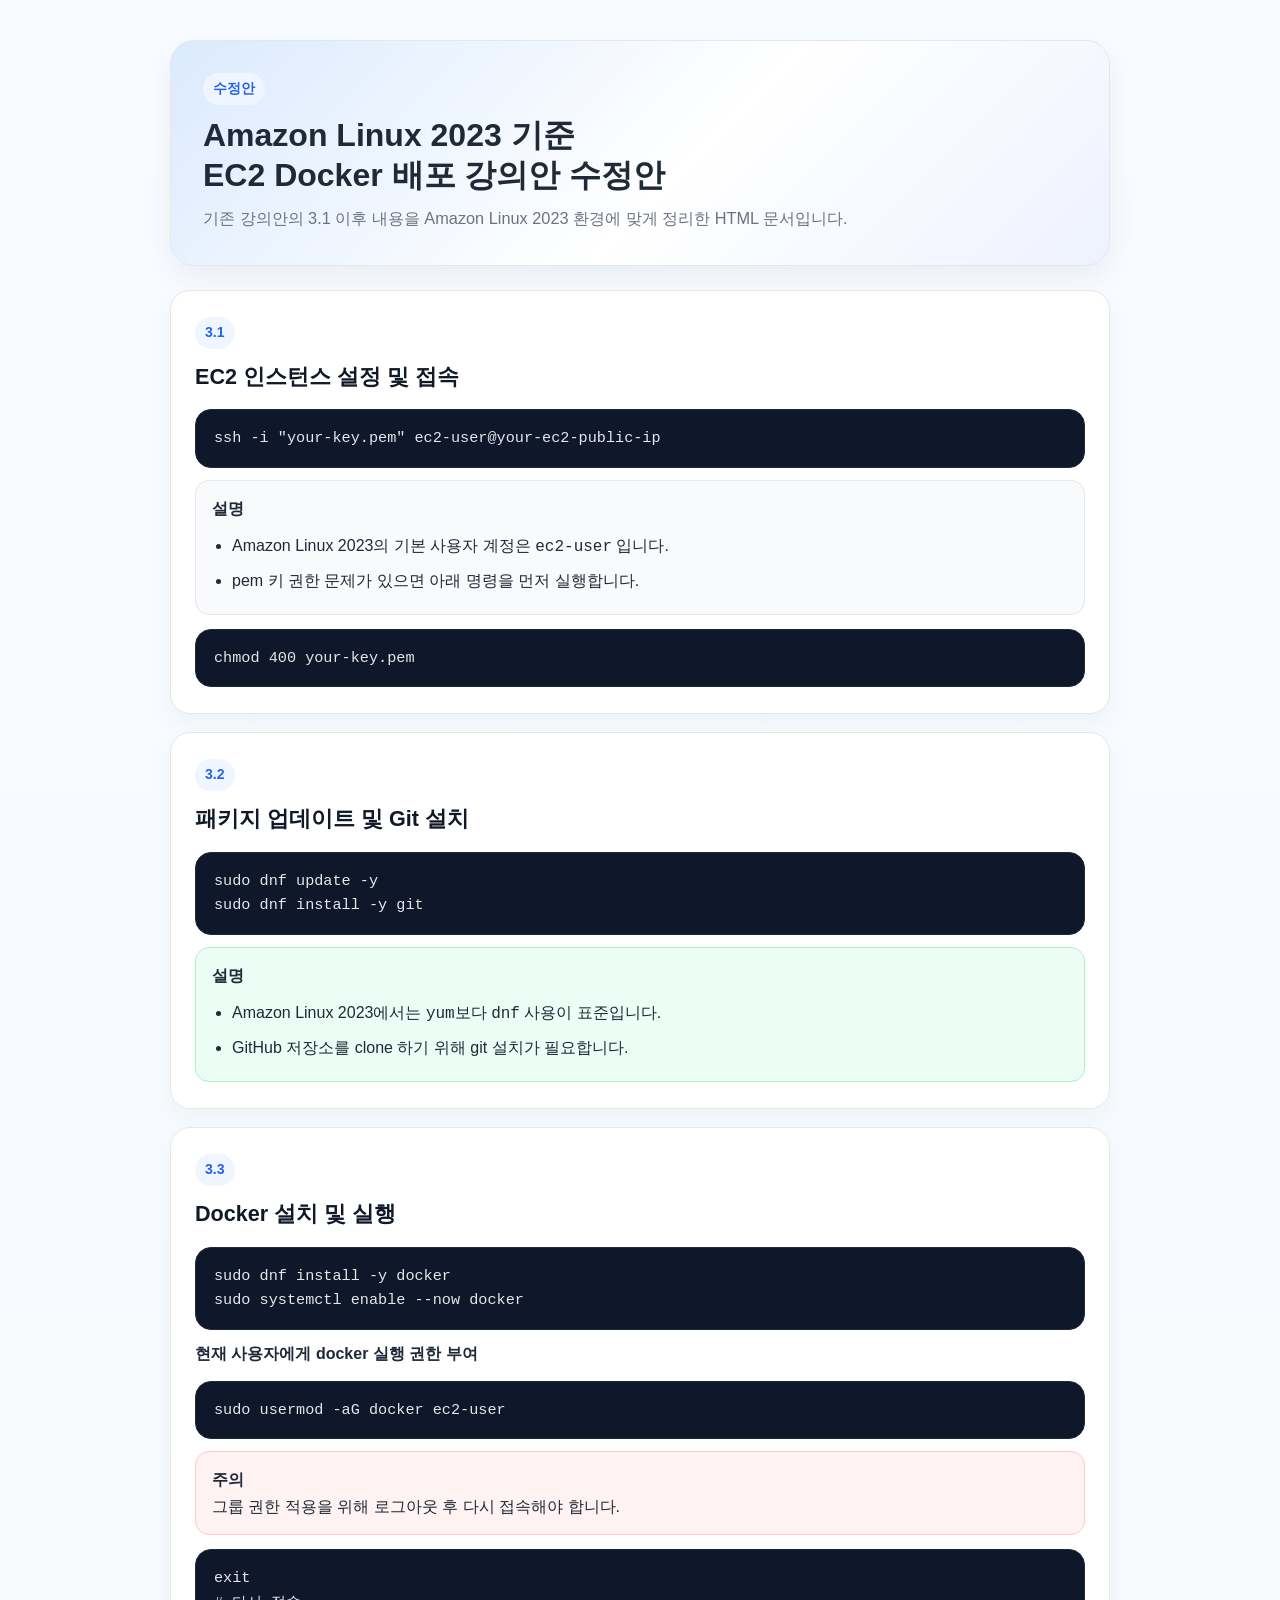
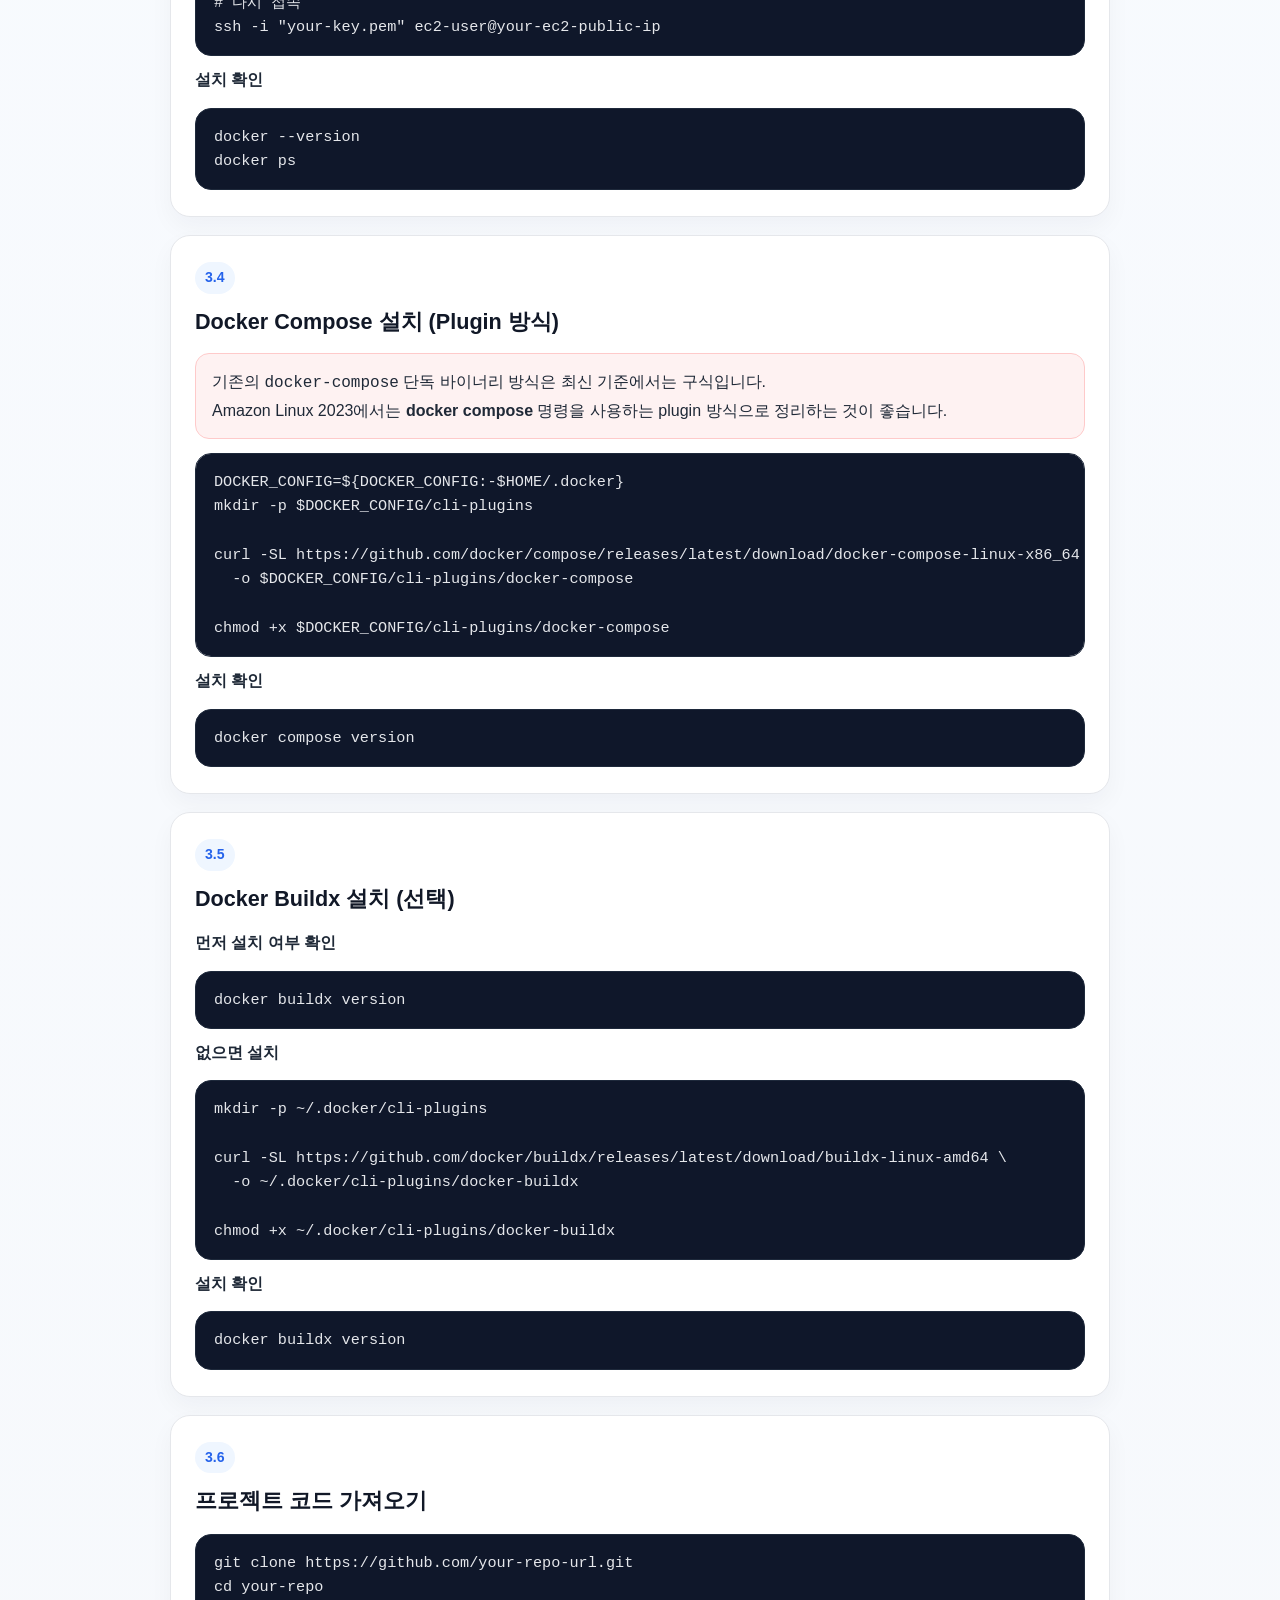
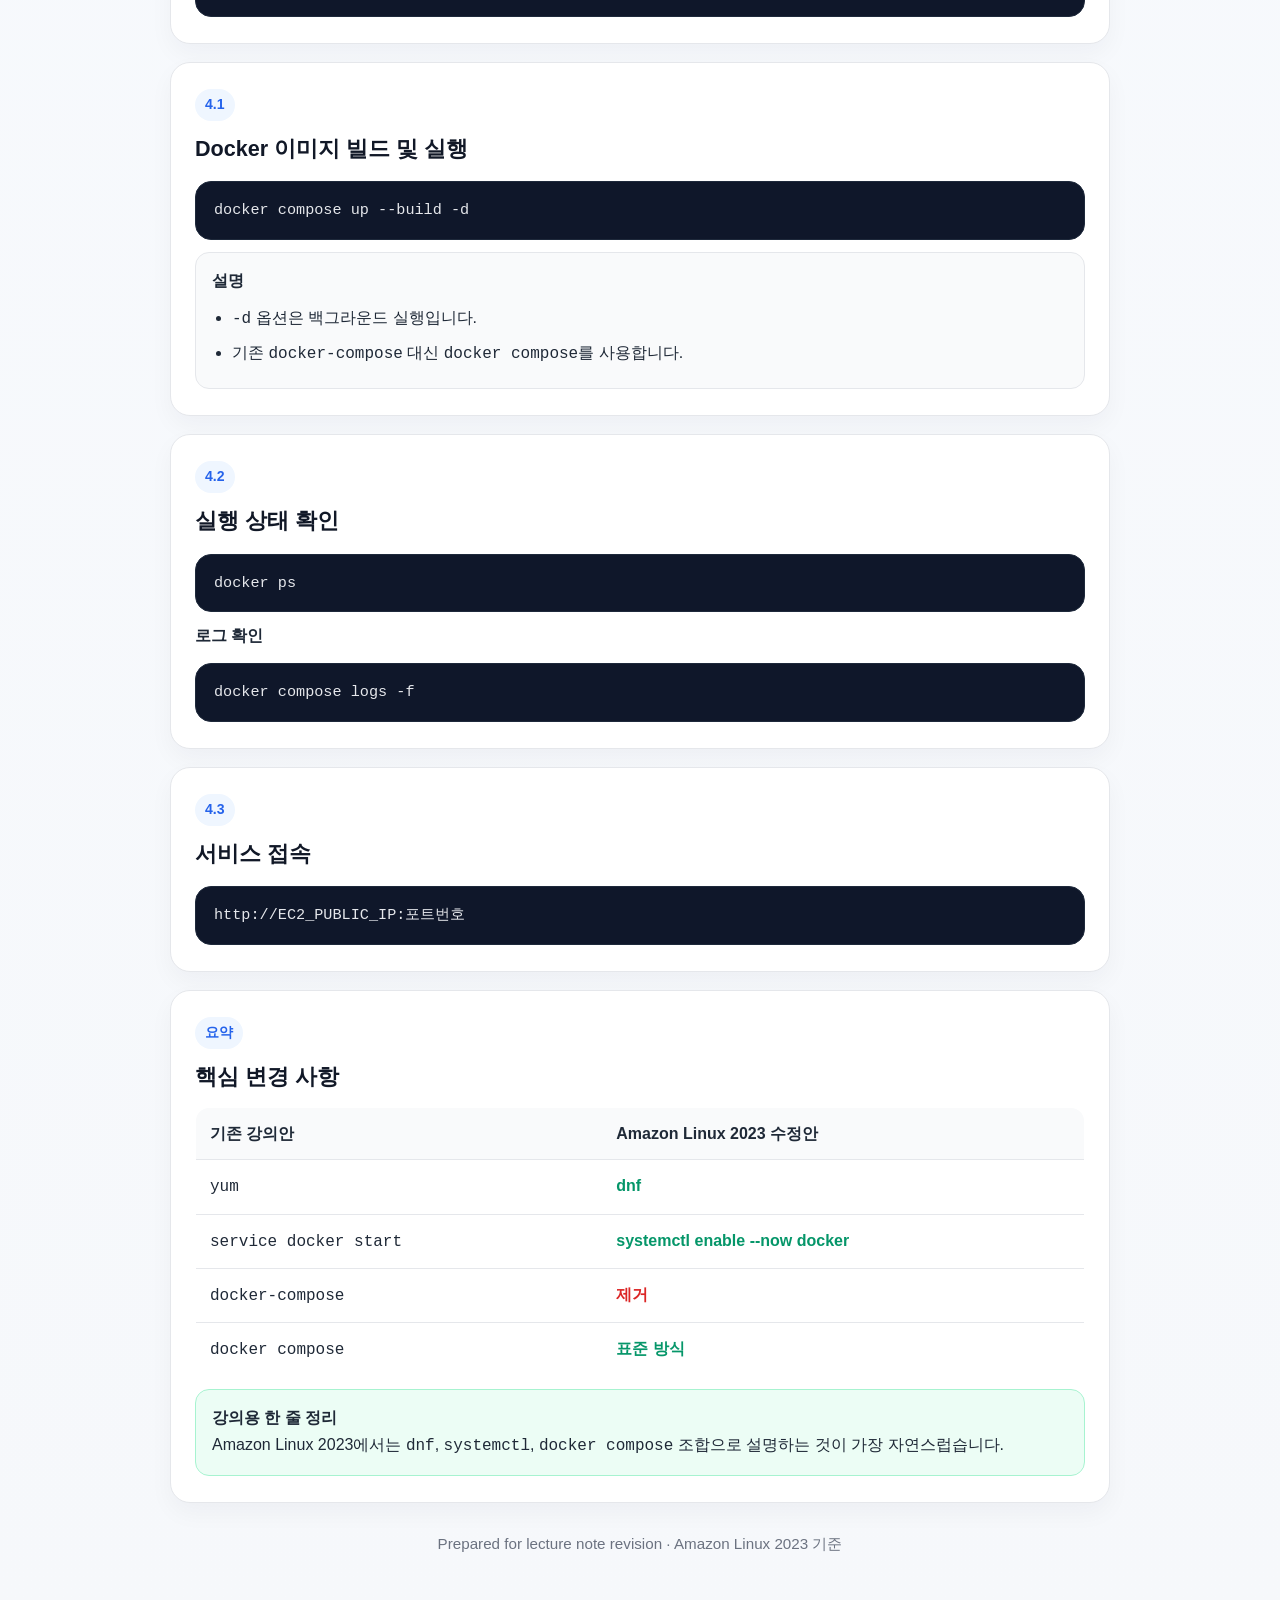
<file: 09AWS서비스배포/amazon_linux_2023_ec2_docker_revision.html>
<!DOCTYPE html>
<html lang="ko">
<head>
  <meta charset="UTF-8" />
  <meta name="viewport" content="width=device-width, initial-scale=1.0" />
  <title>Amazon Linux 2023 기준 EC2 Docker 배포 수정안</title>
  <style>
    :root {
      --bg: #f6f8fb;
      --card: #ffffff;
      --text: #1f2937;
      --muted: #6b7280;
      --line: #e5e7eb;
      --accent: #2563eb;
      --accent-soft: #eff6ff;
      --ok: #059669;
      --warn: #dc2626;
      --code-bg: #0f172a;
      --code-text: #e5e7eb;
    }
    * { box-sizing: border-box; }
    body {
      margin: 0;
      font-family: "Pretendard", "Apple SD Gothic Neo", "Malgun Gothic", Arial, sans-serif;
      background: linear-gradient(180deg, #f8fbff 0%, var(--bg) 100%);
      color: var(--text);
      line-height: 1.7;
    }
    .wrap {
      max-width: 980px;
      margin: 0 auto;
      padding: 40px 20px 80px;
    }
    .hero {
      background: linear-gradient(135deg, #dbeafe 0%, #ffffff 55%, #eef2ff 100%);
      border: 1px solid var(--line);
      border-radius: 24px;
      padding: 32px;
      box-shadow: 0 12px 30px rgba(15, 23, 42, 0.06);
      margin-bottom: 24px;
    }
    h1 {
      margin: 0 0 10px;
      font-size: 2rem;
      line-height: 1.25;
    }
    .subtitle {
      margin: 0;
      color: var(--muted);
      font-size: 1.02rem;
    }
    .section {
      background: var(--card);
      border: 1px solid var(--line);
      border-radius: 20px;
      padding: 26px 24px;
      margin-top: 18px;
      box-shadow: 0 10px 24px rgba(15, 23, 42, 0.04);
    }
    h2 {
      margin: 0 0 12px;
      font-size: 1.35rem;
      color: #111827;
    }
    p { margin: 10px 0; }
    ul {
      margin: 10px 0 0 0;
      padding-left: 20px;
    }
    li { margin: 6px 0; }
    .label {
      display: inline-block;
      padding: 4px 10px;
      border-radius: 999px;
      font-size: 0.88rem;
      font-weight: 700;
      background: var(--accent-soft);
      color: var(--accent);
      margin-bottom: 10px;
    }
    .note, .warn, .tip {
      border-radius: 14px;
      padding: 14px 16px;
      margin-top: 12px;
      border: 1px solid var(--line);
    }
    .note {
      background: #f9fafb;
    }
    .warn {
      background: #fef2f2;
      border-color: #fecaca;
    }
    .tip {
      background: #ecfdf5;
      border-color: #a7f3d0;
    }
    pre {
      margin: 14px 0 0;
      background: var(--code-bg);
      color: var(--code-text);
      padding: 16px 18px;
      border-radius: 16px;
      overflow-x: auto;
      font-size: 0.95rem;
      line-height: 1.6;
      border: 1px solid #1e293b;
    }
    code { font-family: "D2Coding", "Consolas", monospace; }
    table {
      width: 100%;
      border-collapse: collapse;
      margin-top: 12px;
      overflow: hidden;
      border-radius: 14px;
      border: 1px solid var(--line);
    }
    th, td {
      padding: 12px 14px;
      text-align: left;
      border-bottom: 1px solid var(--line);
      vertical-align: top;
    }
    th {
      background: #f9fafb;
      font-weight: 700;
    }
    .bad { color: var(--warn); font-weight: 700; }
    .good { color: var(--ok); font-weight: 700; }
    .footer {
      margin-top: 28px;
      color: var(--muted);
      font-size: 0.95rem;
      text-align: center;
    }
  </style>
</head>
<body>
  <div class="wrap">
    <section class="hero">
      <div class="label">수정안</div>
      <h1>Amazon Linux 2023 기준<br>EC2 Docker 배포 강의안 수정안</h1>
      <p class="subtitle">
        기존 강의안의 3.1 이후 내용을 Amazon Linux 2023 환경에 맞게 정리한 HTML 문서입니다.
      </p>
    </section>

    <section class="section">
      <div class="label">3.1</div>
      <h2>EC2 인스턴스 설정 및 접속</h2>
      <pre><code>ssh -i "your-key.pem" ec2-user@your-ec2-public-ip</code></pre>
      <div class="note">
        <strong>설명</strong>
        <ul>
          <li>Amazon Linux 2023의 기본 사용자 계정은 <code>ec2-user</code> 입니다.</li>
          <li>pem 키 권한 문제가 있으면 아래 명령을 먼저 실행합니다.</li>
        </ul>
      </div>
      <pre><code>chmod 400 your-key.pem</code></pre>
    </section>

    <section class="section">
      <div class="label">3.2</div>
      <h2>패키지 업데이트 및 Git 설치</h2>
      <pre><code>sudo dnf update -y
sudo dnf install -y git</code></pre>
      <div class="tip">
        <strong>설명</strong>
        <ul>
          <li>Amazon Linux 2023에서는 <code>yum</code>보다 <code>dnf</code> 사용이 표준입니다.</li>
          <li>GitHub 저장소를 clone 하기 위해 git 설치가 필요합니다.</li>
        </ul>
      </div>
    </section>

    <section class="section">
      <div class="label">3.3</div>
      <h2>Docker 설치 및 실행</h2>
      <pre><code>sudo dnf install -y docker
sudo systemctl enable --now docker</code></pre>
      <p><strong>현재 사용자에게 docker 실행 권한 부여</strong></p>
      <pre><code>sudo usermod -aG docker ec2-user</code></pre>
      <div class="warn">
        <strong>주의</strong><br>
        그룹 권한 적용을 위해 로그아웃 후 다시 접속해야 합니다.
      </div>
      <pre><code>exit
# 다시 접속
ssh -i "your-key.pem" ec2-user@your-ec2-public-ip</code></pre>
      <p><strong>설치 확인</strong></p>
      <pre><code>docker --version
docker ps</code></pre>
    </section>

    <section class="section">
      <div class="label">3.4</div>
      <h2>Docker Compose 설치 (Plugin 방식)</h2>
      <div class="warn">
        기존의 <code>docker-compose</code> 단독 바이너리 방식은 최신 기준에서는 구식입니다.<br>
        Amazon Linux 2023에서는 <strong>docker compose</strong> 명령을 사용하는 plugin 방식으로 정리하는 것이 좋습니다.
      </div>
      <pre><code>DOCKER_CONFIG=${DOCKER_CONFIG:-$HOME/.docker}
mkdir -p $DOCKER_CONFIG/cli-plugins

curl -SL https://github.com/docker/compose/releases/latest/download/docker-compose-linux-x86_64 \
  -o $DOCKER_CONFIG/cli-plugins/docker-compose

chmod +x $DOCKER_CONFIG/cli-plugins/docker-compose</code></pre>
      <p><strong>설치 확인</strong></p>
      <pre><code>docker compose version</code></pre>
    </section>

    <section class="section">
      <div class="label">3.5</div>
      <h2>Docker Buildx 설치 (선택)</h2>
      <p><strong>먼저 설치 여부 확인</strong></p>
      <pre><code>docker buildx version</code></pre>
      <p><strong>없으면 설치</strong></p>
      <pre><code>mkdir -p ~/.docker/cli-plugins

curl -SL https://github.com/docker/buildx/releases/latest/download/buildx-linux-amd64 \
  -o ~/.docker/cli-plugins/docker-buildx

chmod +x ~/.docker/cli-plugins/docker-buildx</code></pre>
      <p><strong>설치 확인</strong></p>
      <pre><code>docker buildx version</code></pre>
    </section>

    <section class="section">
      <div class="label">3.6</div>
      <h2>프로젝트 코드 가져오기</h2>
      <pre><code>git clone https://github.com/your-repo-url.git
cd your-repo</code></pre>
    </section>

    <section class="section">
      <div class="label">4.1</div>
      <h2>Docker 이미지 빌드 및 실행</h2>
      <pre><code>docker compose up --build -d</code></pre>
      <div class="note">
        <strong>설명</strong>
        <ul>
          <li><code>-d</code> 옵션은 백그라운드 실행입니다.</li>
          <li>기존 <code>docker-compose</code> 대신 <code>docker compose</code>를 사용합니다.</li>
        </ul>
      </div>
    </section>

    <section class="section">
      <div class="label">4.2</div>
      <h2>실행 상태 확인</h2>
      <pre><code>docker ps</code></pre>
      <p><strong>로그 확인</strong></p>
      <pre><code>docker compose logs -f</code></pre>
    </section>

    <section class="section">
      <div class="label">4.3</div>
      <h2>서비스 접속</h2>
      <pre><code>http://EC2_PUBLIC_IP:포트번호</code></pre>
    </section>

    <section class="section">
      <div class="label">요약</div>
      <h2>핵심 변경 사항</h2>
      <table>
        <thead>
          <tr>
            <th>기존 강의안</th>
            <th>Amazon Linux 2023 수정안</th>
          </tr>
        </thead>
        <tbody>
          <tr>
            <td><code>yum</code></td>
            <td><span class="good">dnf</span></td>
          </tr>
          <tr>
            <td><code>service docker start</code></td>
            <td><span class="good">systemctl enable --now docker</span></td>
          </tr>
          <tr>
            <td><code>docker-compose</code></td>
            <td><span class="bad">제거</span></td>
          </tr>
          <tr>
            <td><code>docker compose</code></td>
            <td><span class="good">표준 방식</span></td>
          </tr>
        </tbody>
      </table>
      <div class="tip">
        <strong>강의용 한 줄 정리</strong><br>
        Amazon Linux 2023에서는 <code>dnf</code>, <code>systemctl</code>, <code>docker compose</code> 조합으로 설명하는 것이 가장 자연스럽습니다.
      </div>
    </section>

    <p class="footer">Prepared for lecture note revision · Amazon Linux 2023 기준</p>
  </div>
</body>
</html>
</file>
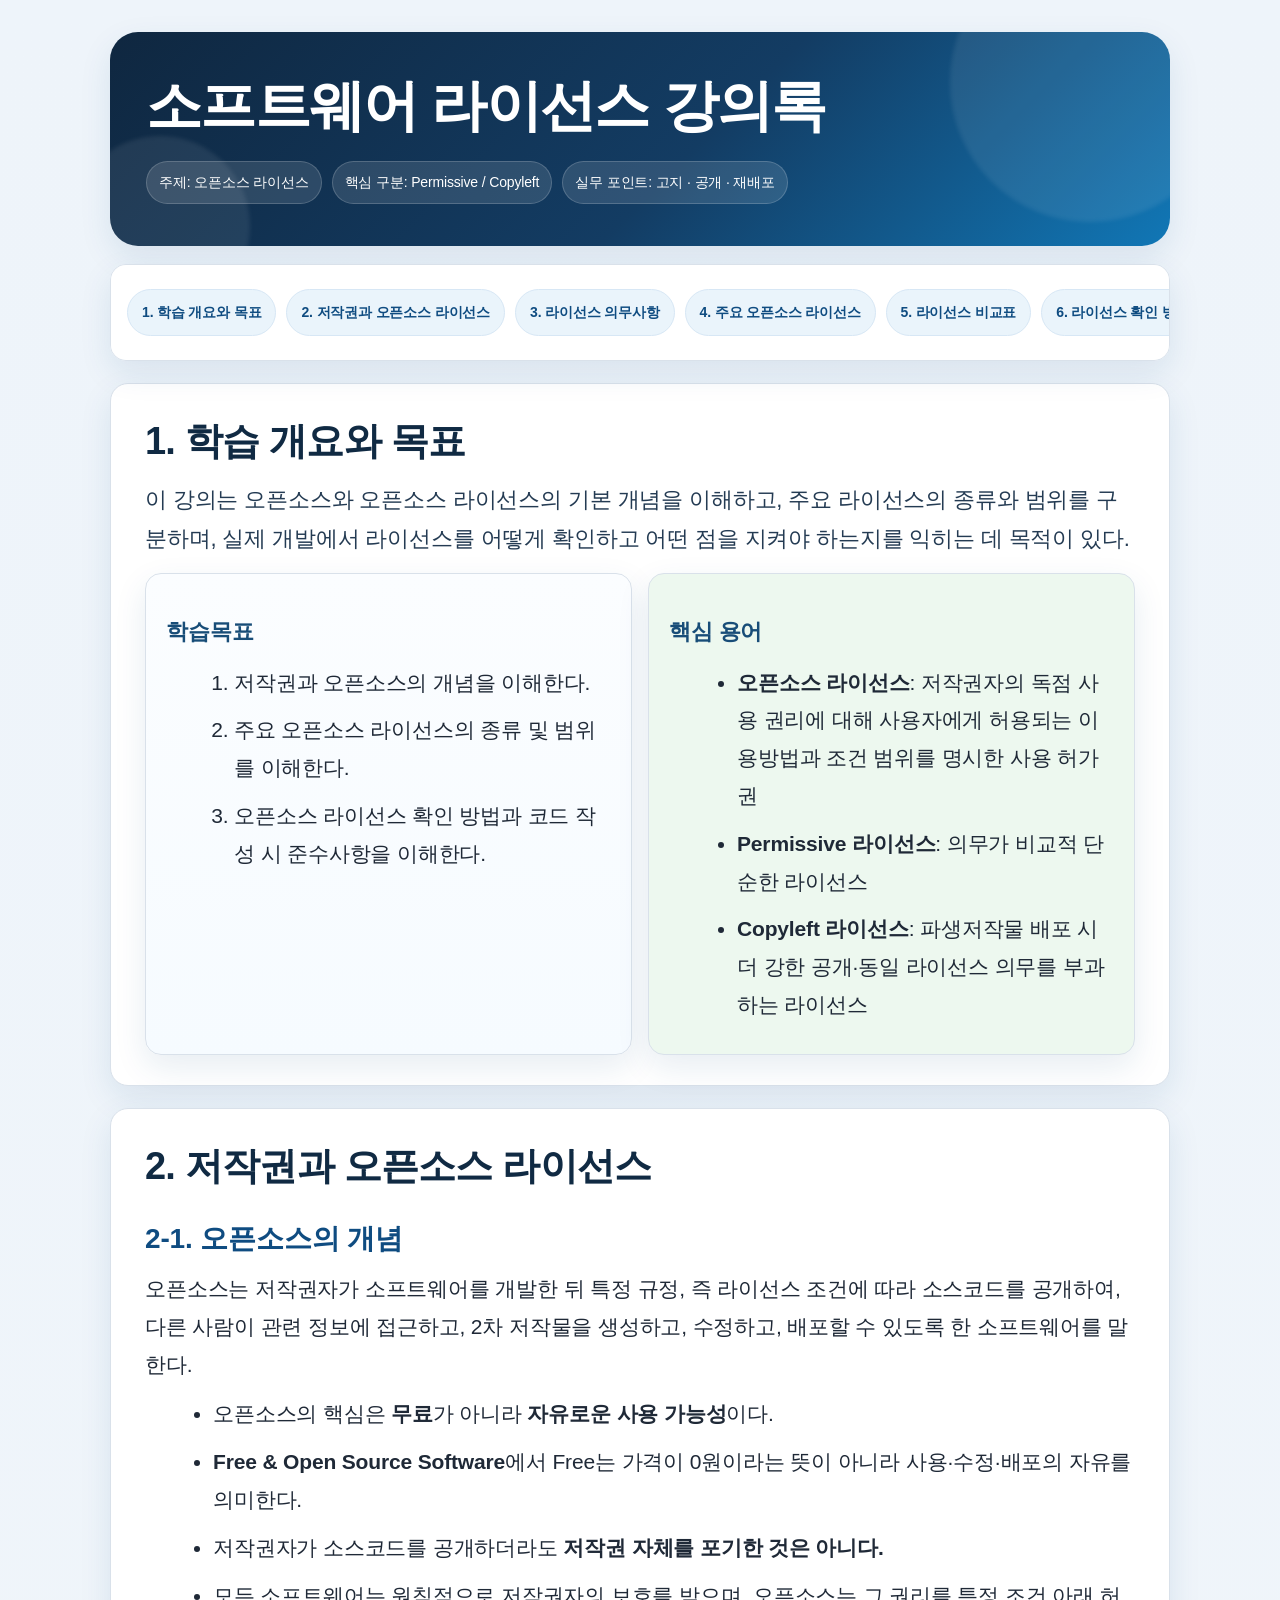
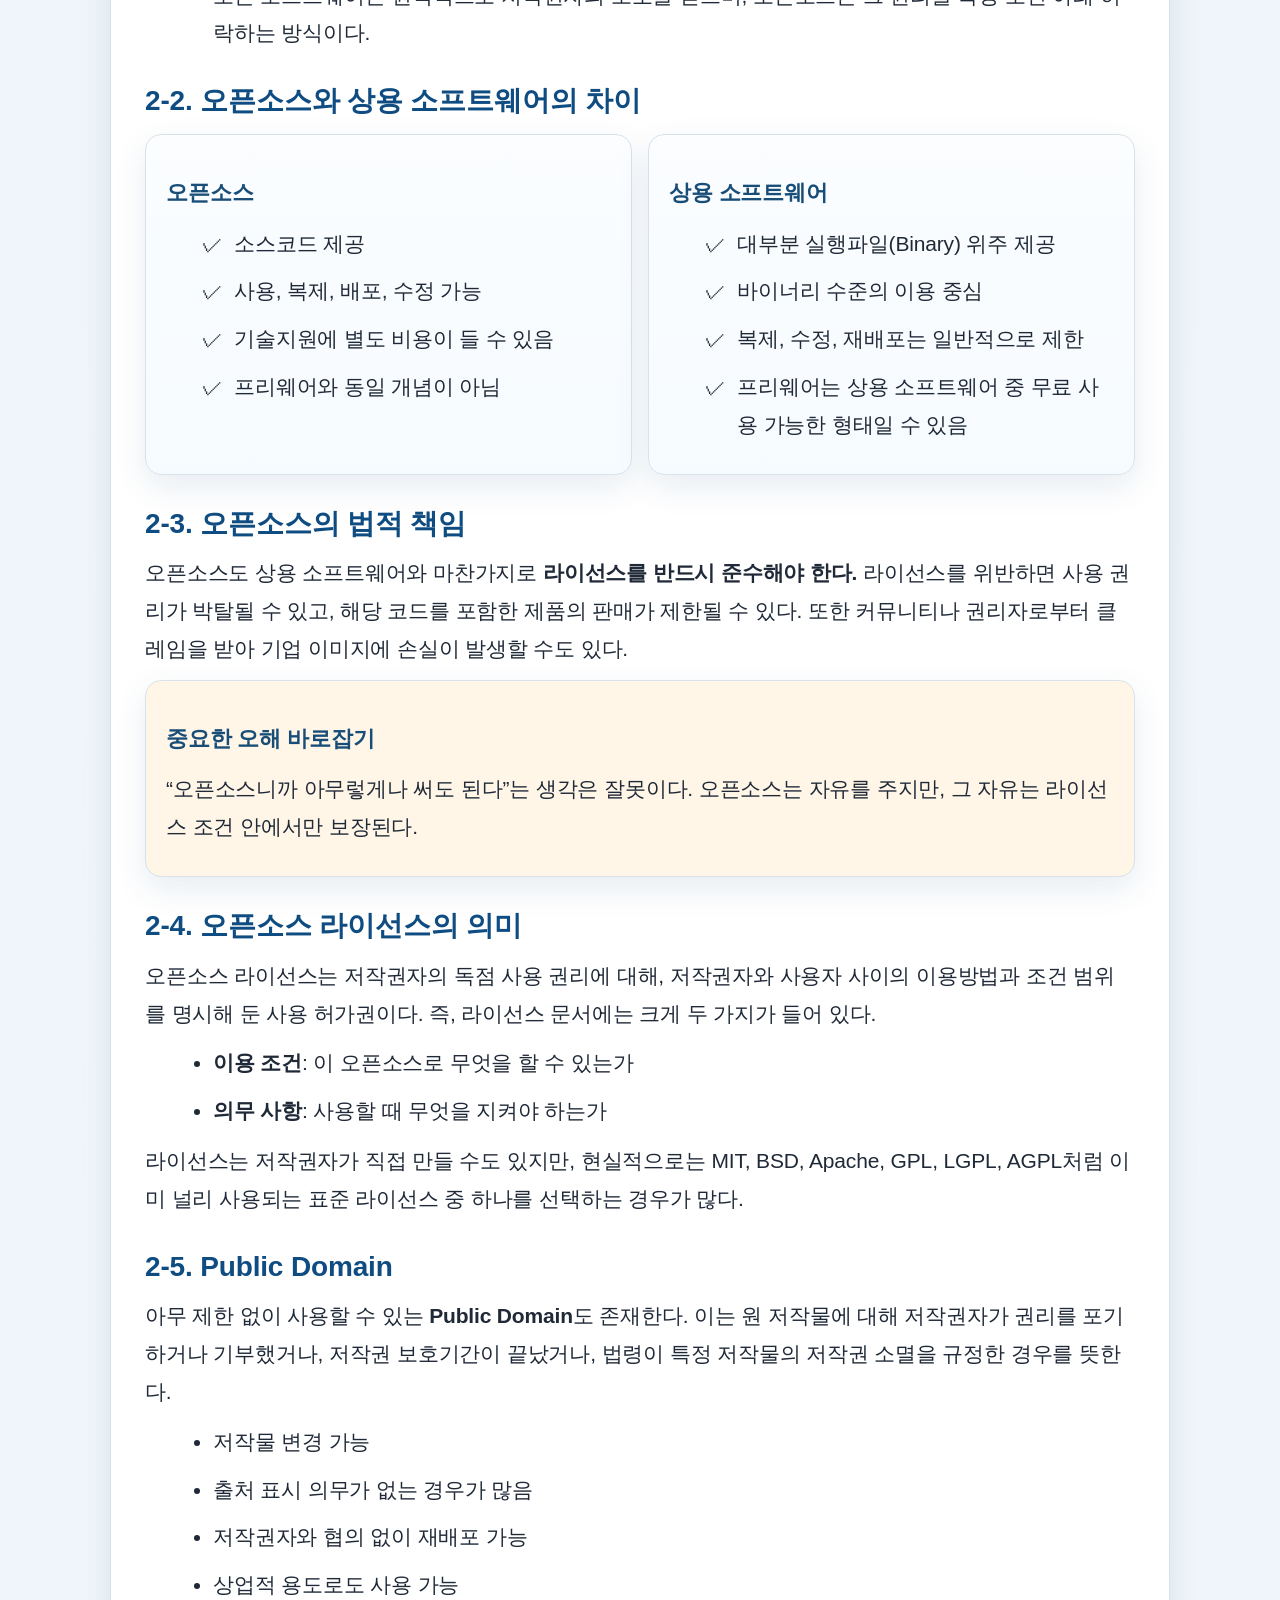
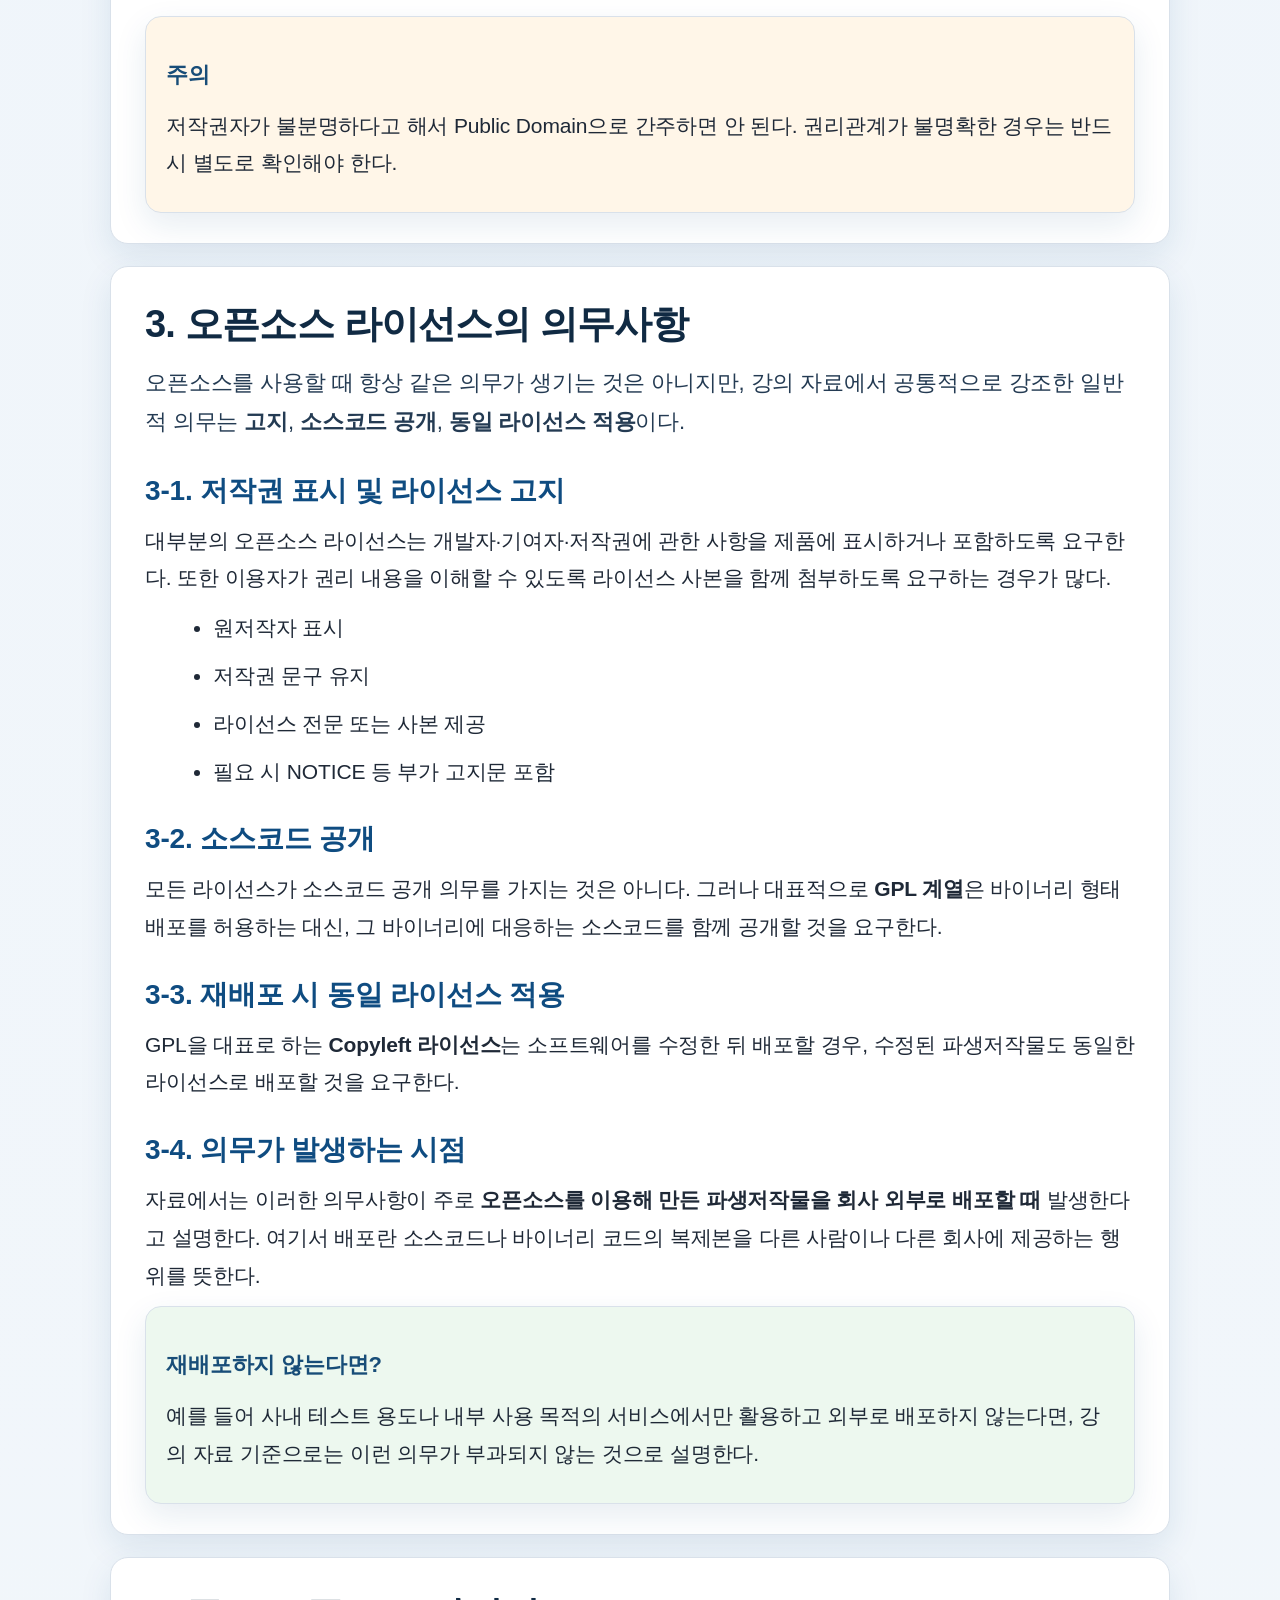
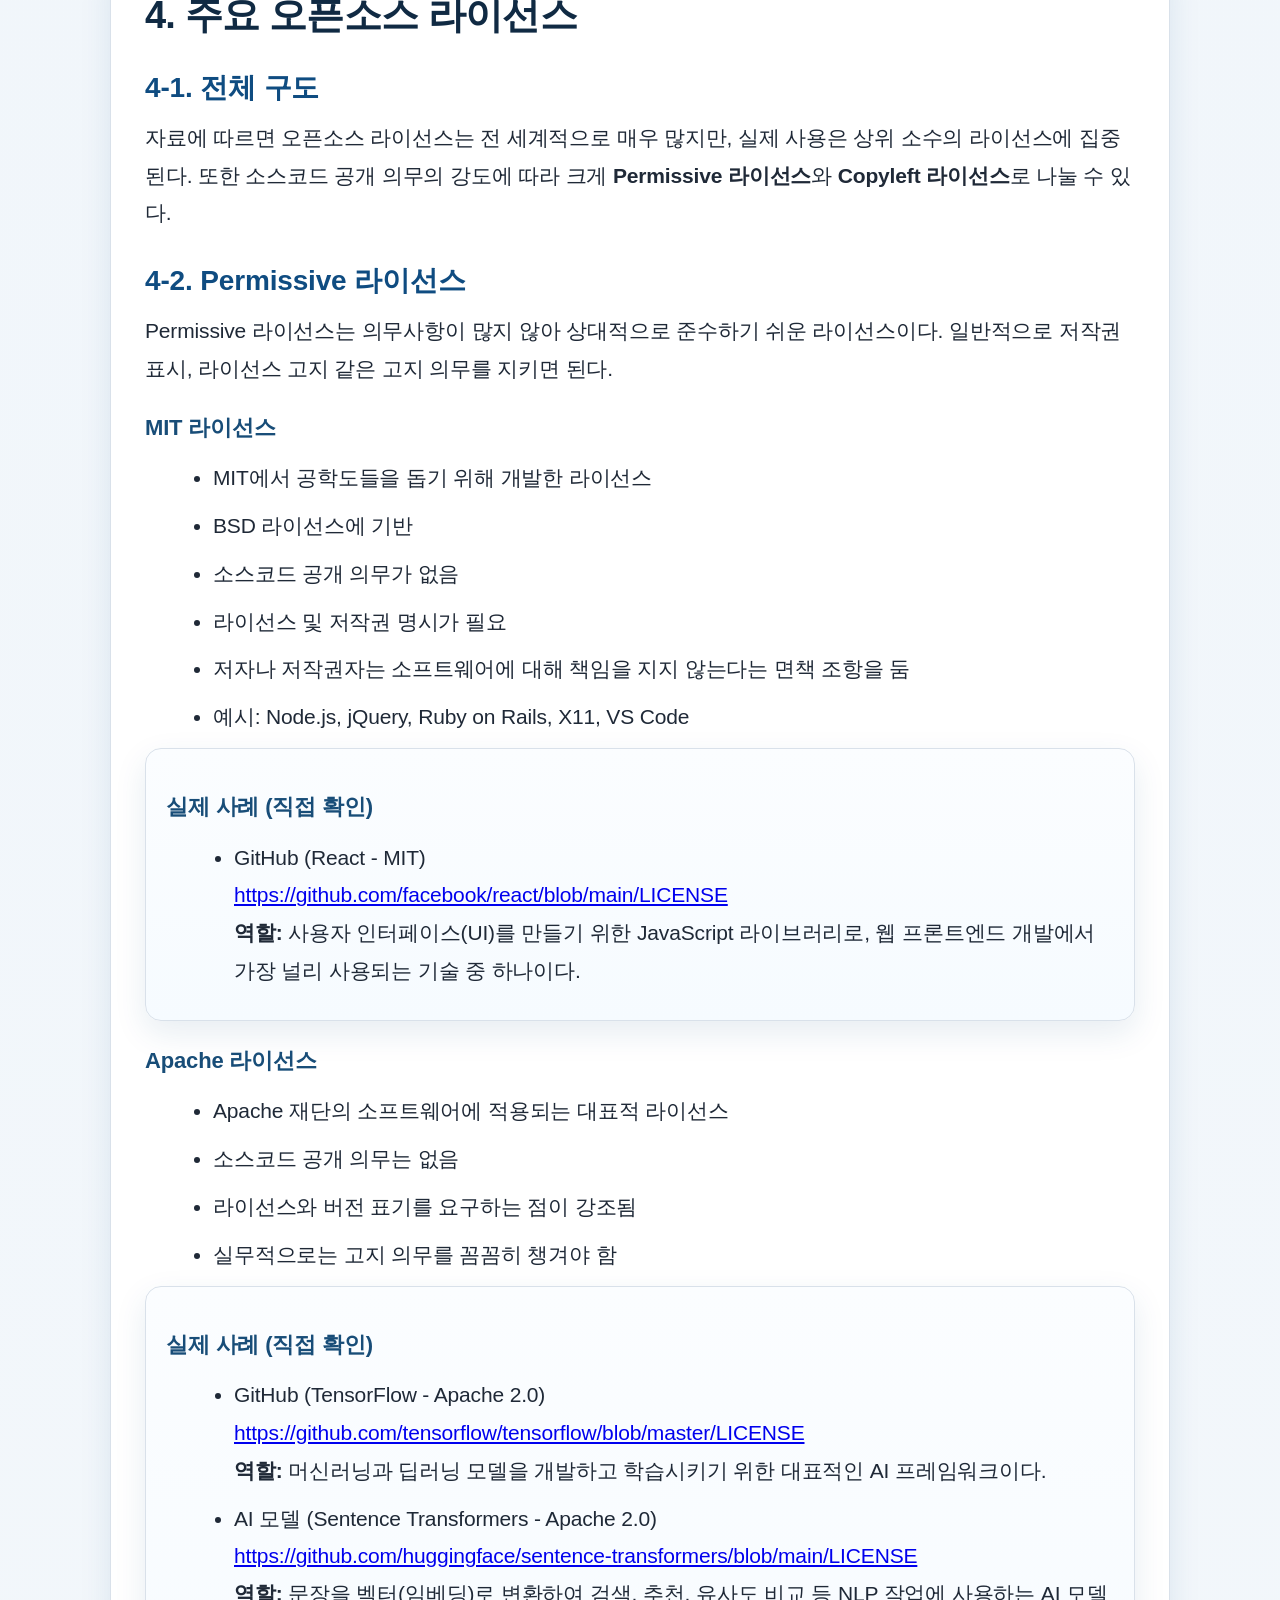
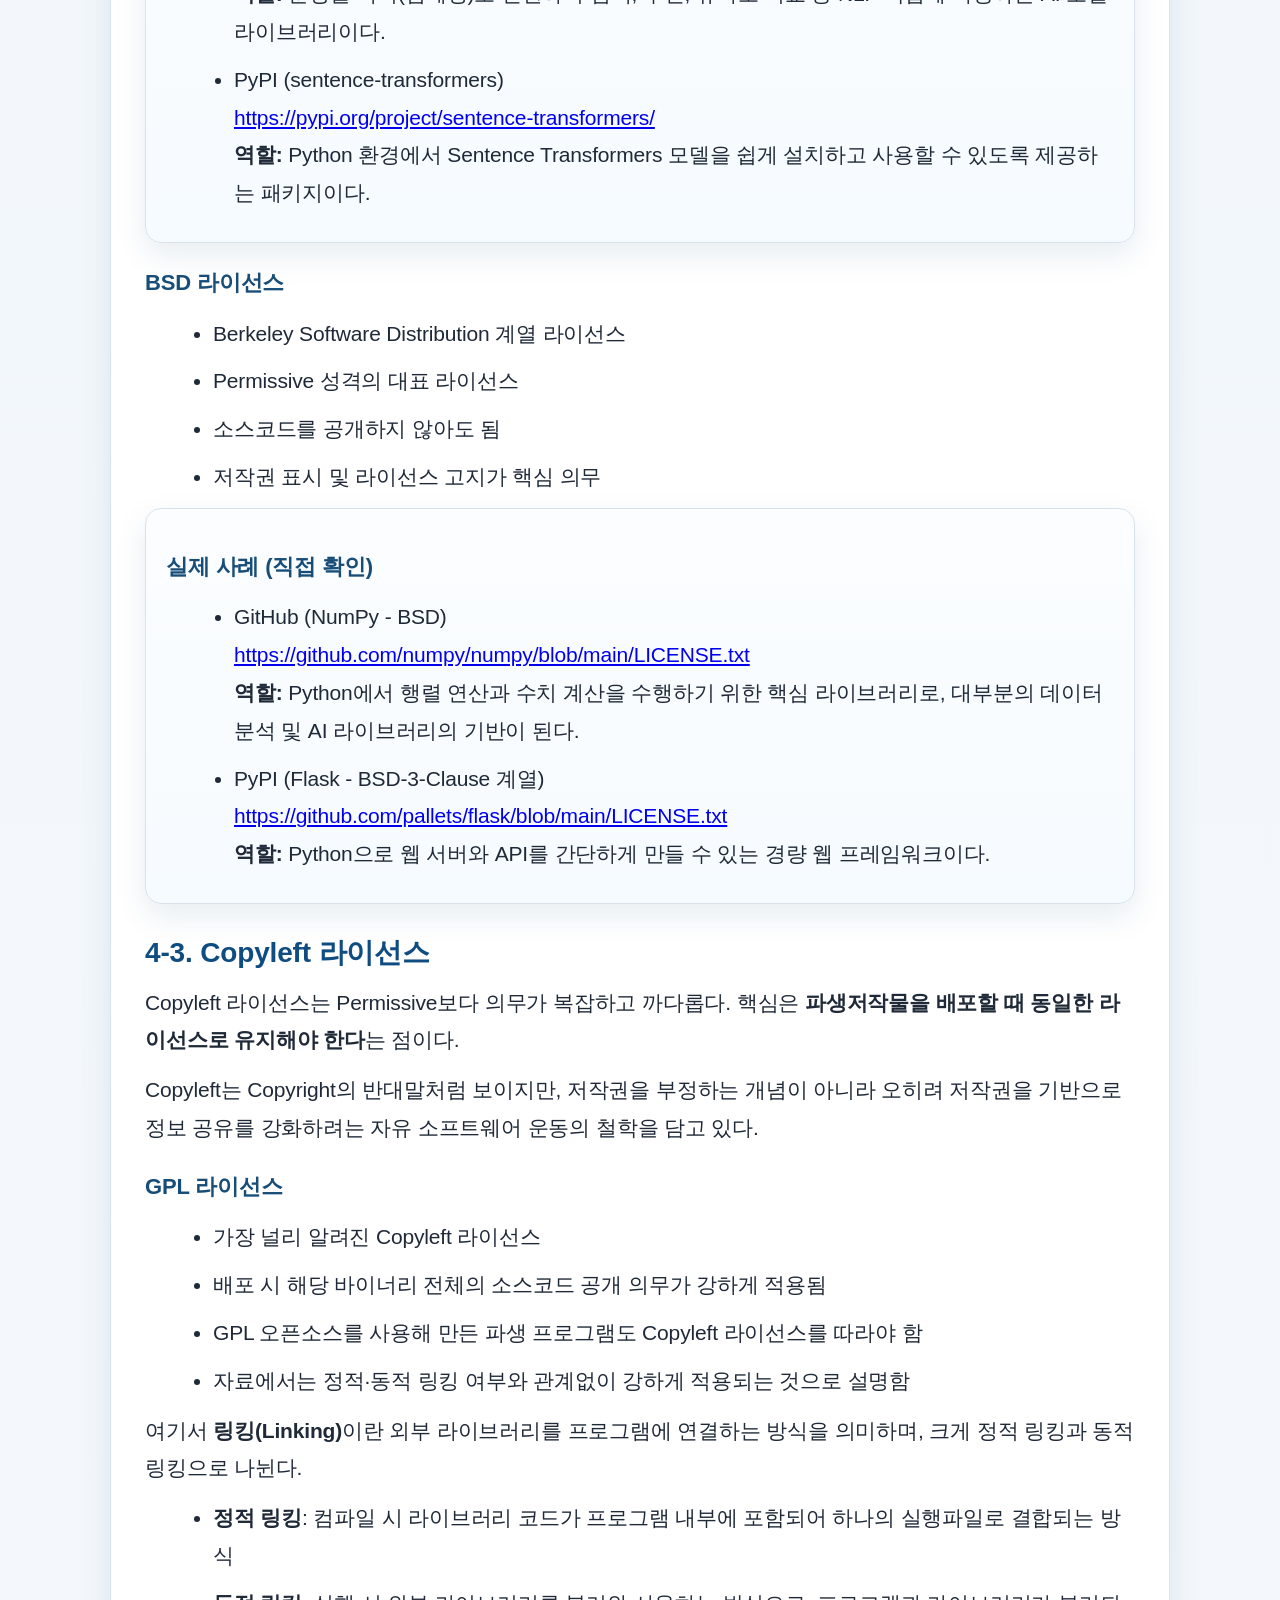
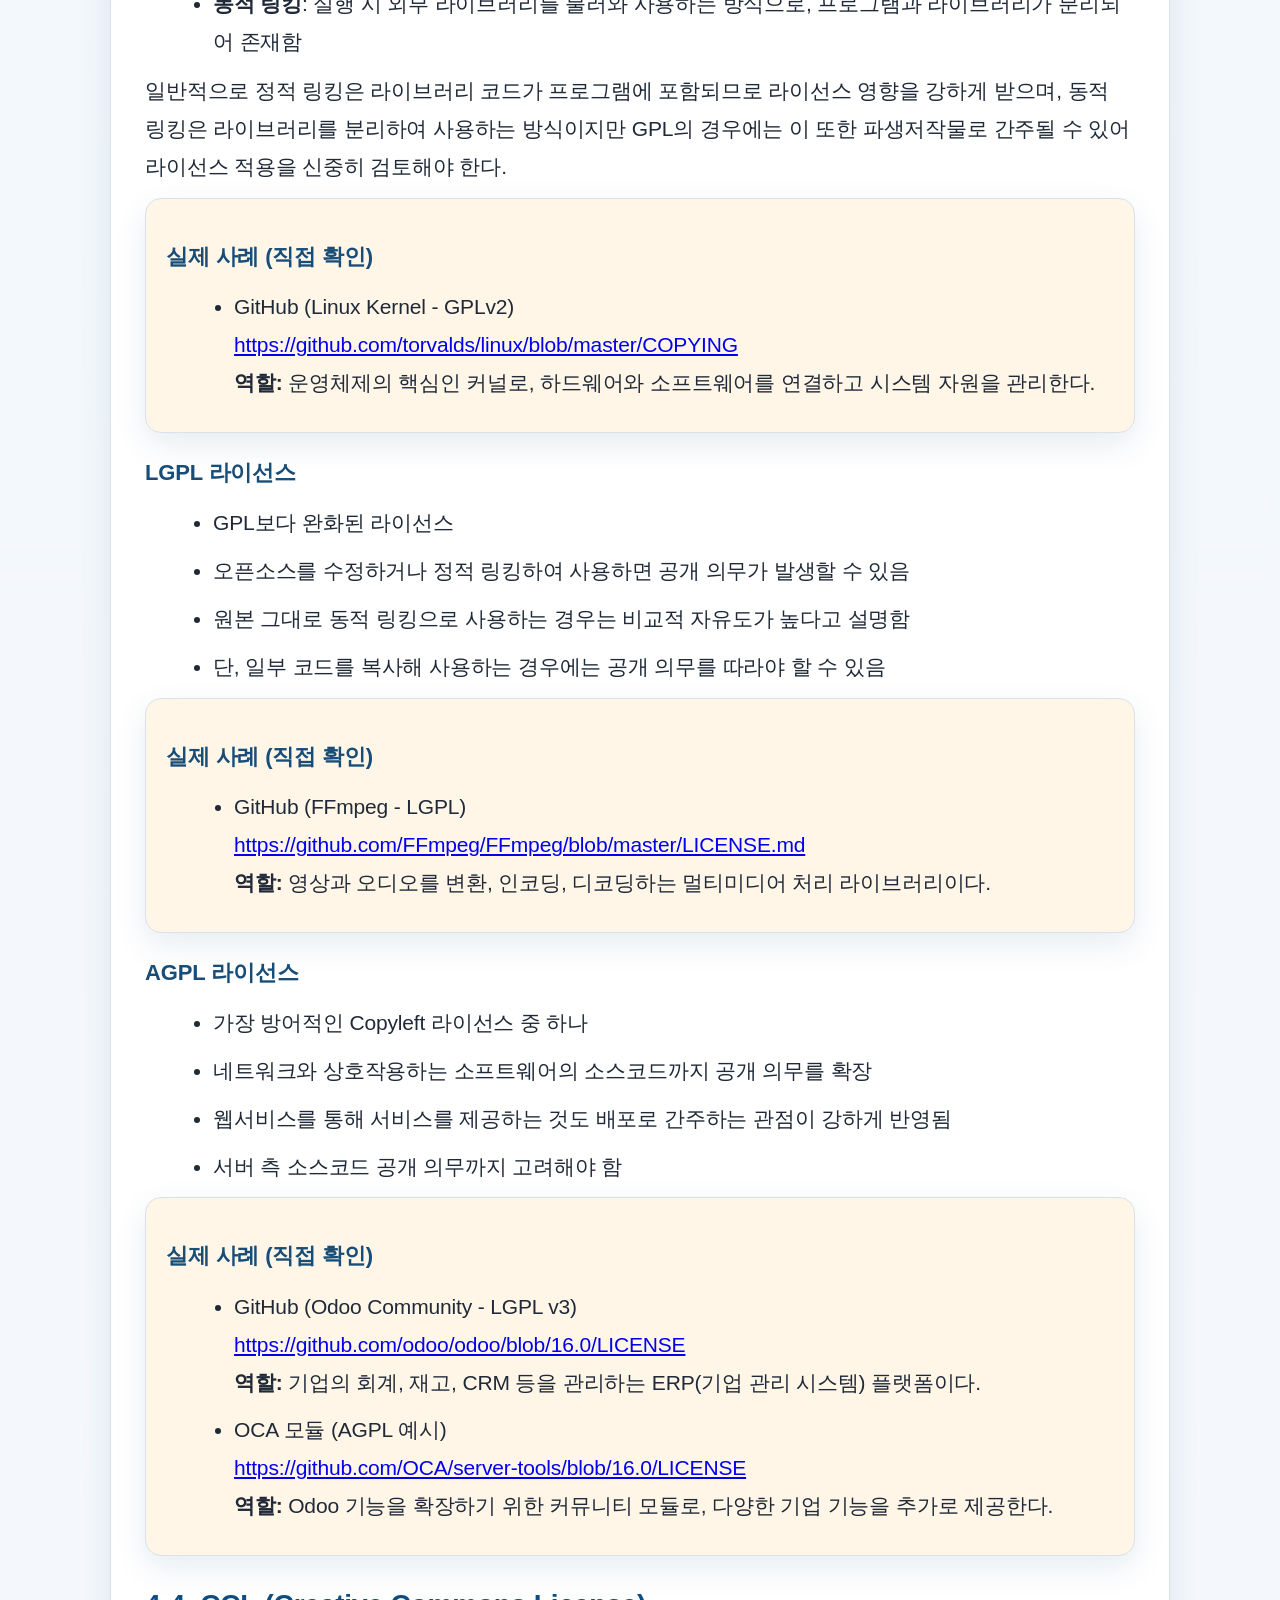
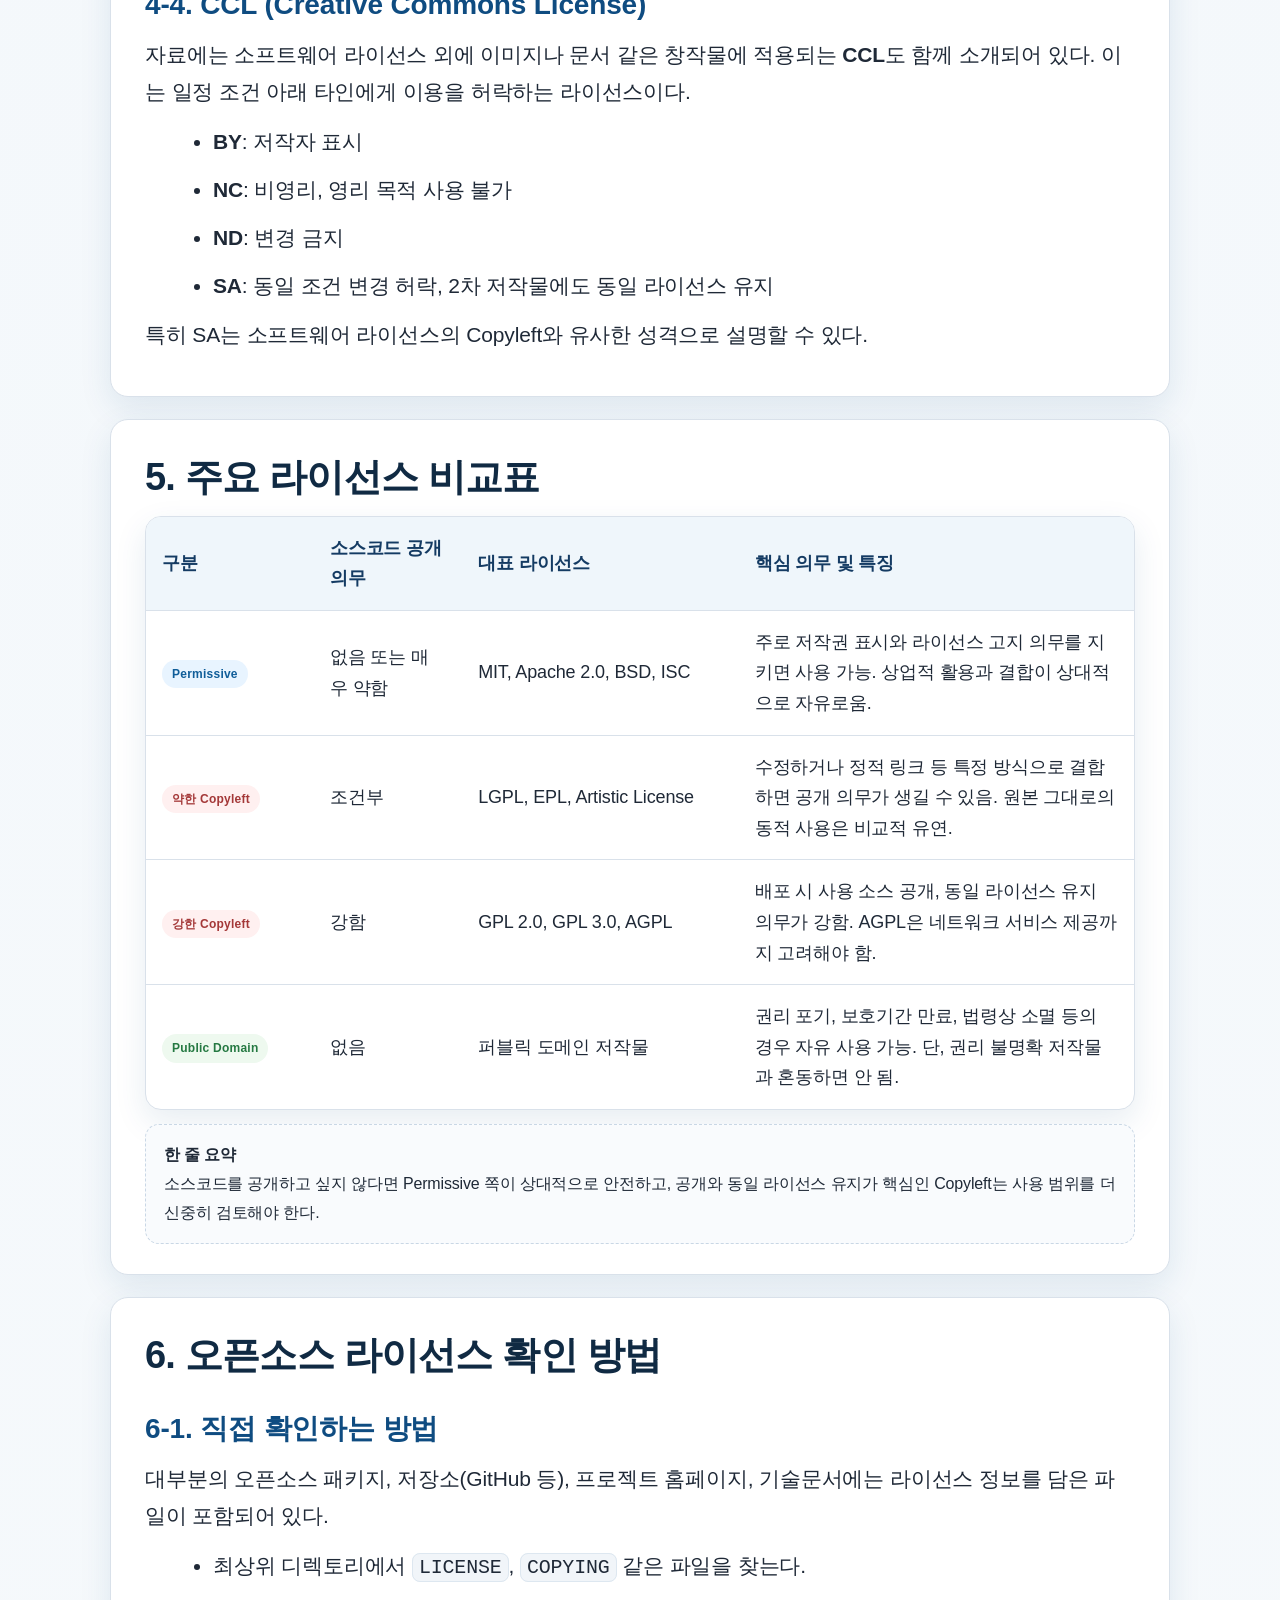
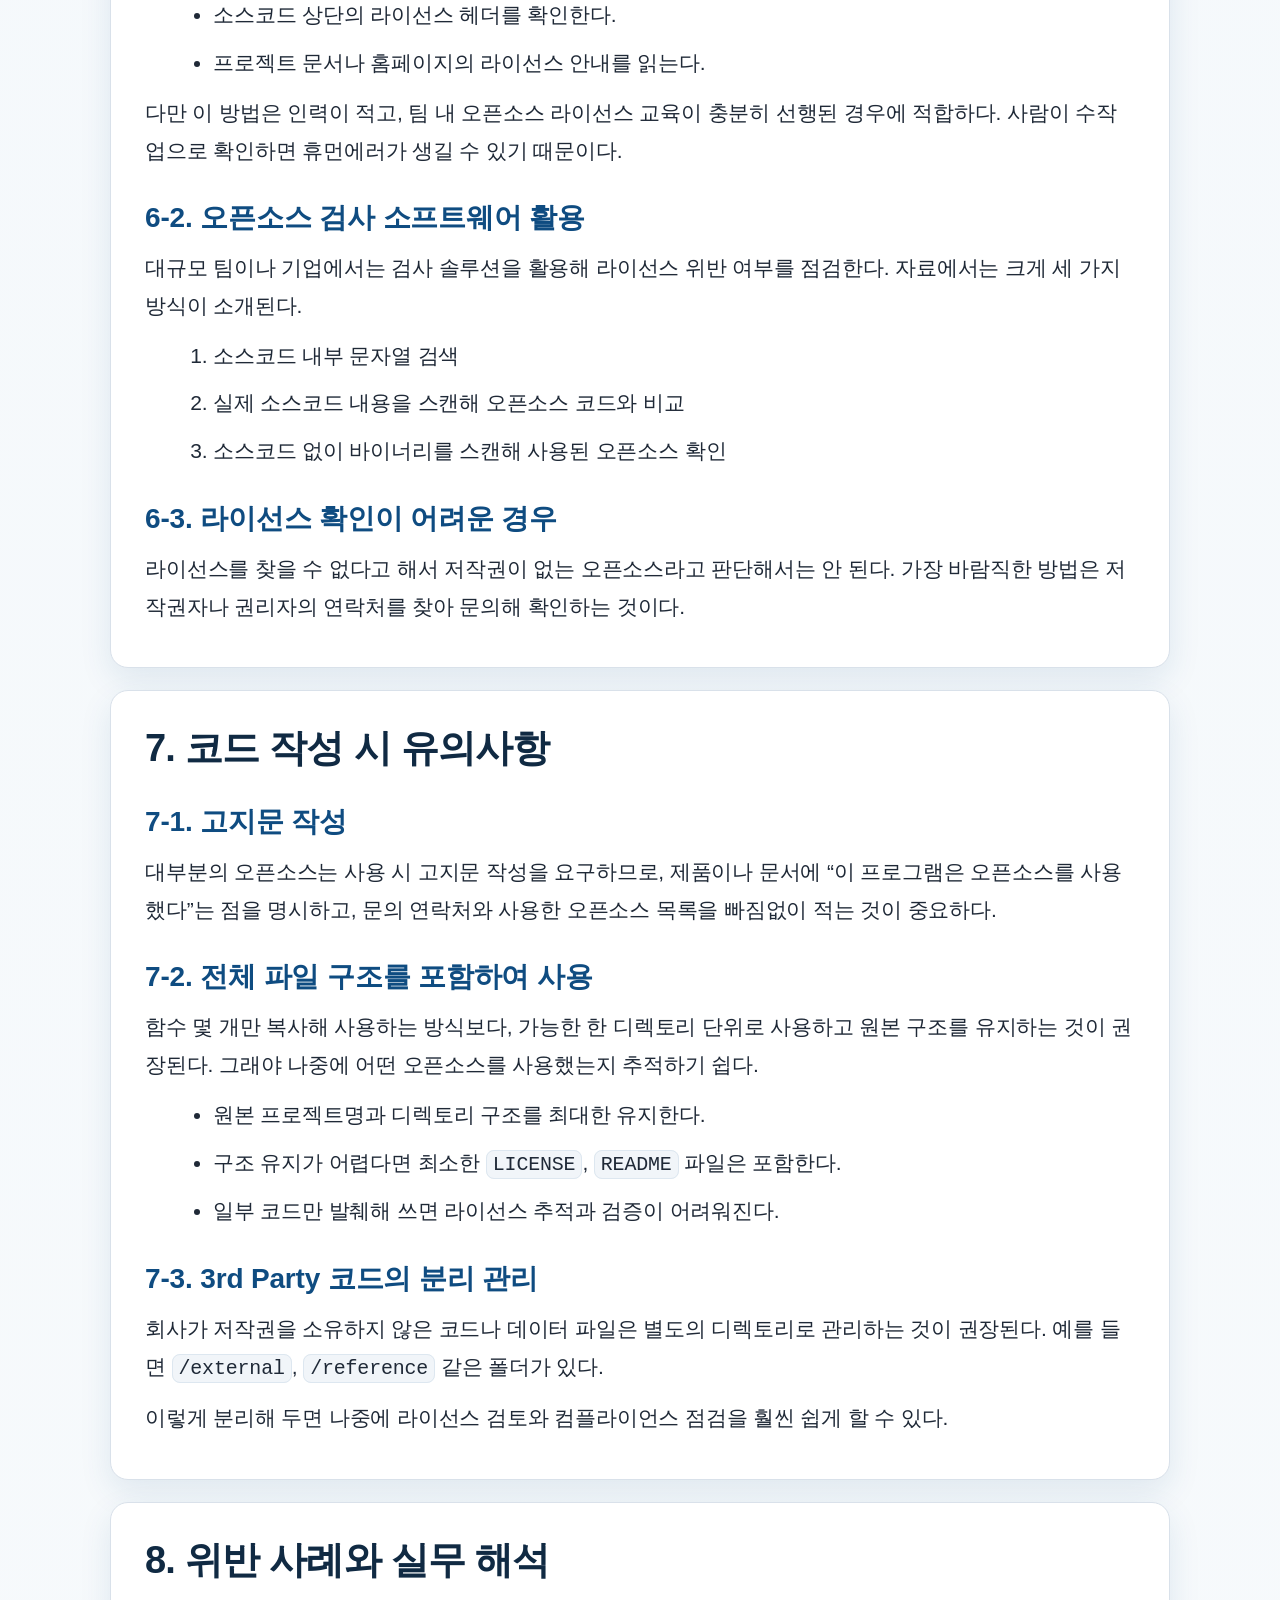
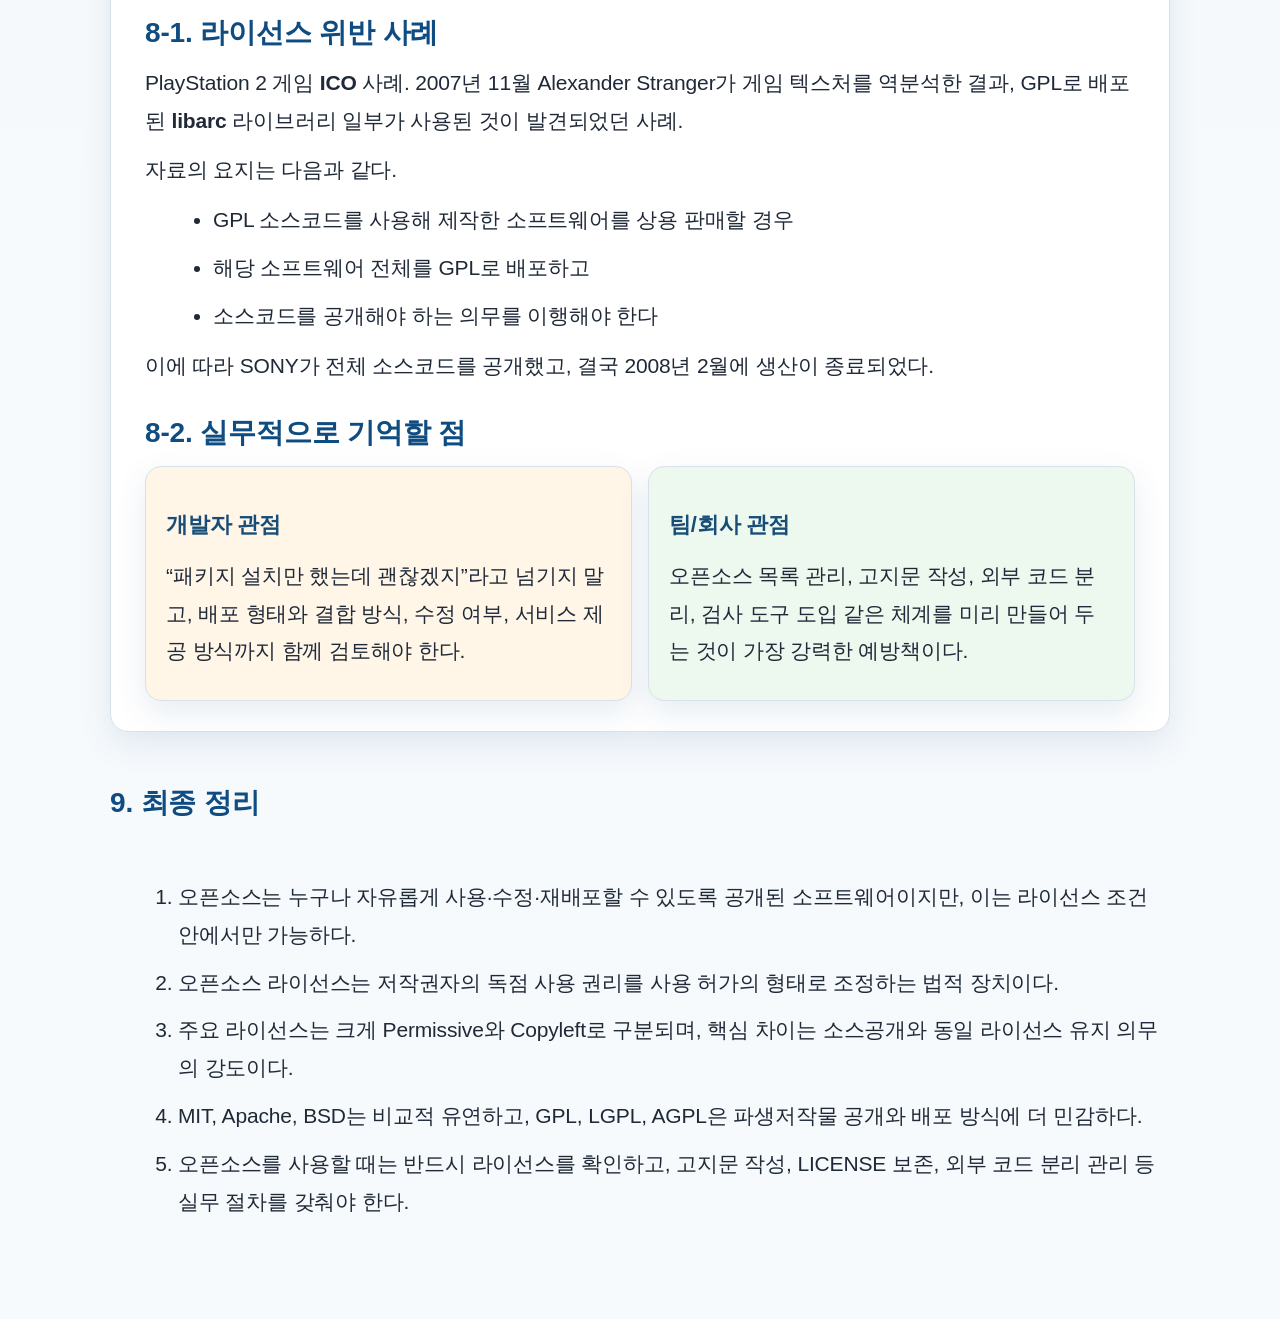
<file: 10서비스기획/05소프트웨어 라이센스 강의록.html>
<!DOCTYPE html>
<html lang="ko">

<head>
  <meta charset="UTF-8" />
  <meta name="viewport" content="width=device-width, initial-scale=1.0" />
  <title>소프트웨어 라이선스 강의록</title>
  <style>
    :root {
      --bg: #f4f7fb;
      --paper: #ffffff;
      --ink: #1f2937;
      --muted: #5b6777;
      --line: #d9e1ea;
      --accent: #0f4c81;
      --accent-2: #1177b6;
      --soft: #eaf4fb;
      --warn: #fff6e8;
      --good: #edf8ef;
      --shadow: 0 12px 32px rgba(15, 76, 129, .10);
      --radius: 18px;
      --max: 1100px;
    }

    * {
      box-sizing: border-box
    }

    html {
      scroll-behavior: smooth
    }

    body {
      margin: 0;
      font-family: "Pretendard", "Apple SD Gothic Neo", "Noto Sans KR", "Malgun Gothic", sans-serif;
      background: linear-gradient(180deg, #eef4fa 0%, #f7fafc 100%);
      color: var(--ink);
      line-height: 1.8;
      letter-spacing: -0.01em;
    }

    .wrap {
      max-width: var(--max);
      margin: 0 auto;
      padding: 32px 20px 80px;
    }

    .hero {
      background: linear-gradient(135deg, #0f2740 0%, #133c63 55%, #1177b6 100%);
      color: #fff;
      border-radius: 28px;
      padding: 42px 36px;
      box-shadow: var(--shadow);
      position: relative;
      overflow: hidden;
      margin-bottom: 18px;
    }

    .hero:before,
    .hero:after {
      content: "";
      position: absolute;
      border-radius: 50%;
      background: rgba(255, 255, 255, .08);
      filter: blur(2px);
    }

    .hero:before {
      width: 280px;
      height: 280px;
      right: -60px;
      top: -90px
    }

    .hero:after {
      width: 180px;
      height: 180px;
      left: -40px;
      bottom: -70px
    }

    .eyebrow {
      display: inline-block;
      font-size: 14px;
      padding: 6px 12px;
      border: 1px solid rgba(255, 255, 255, .25);
      border-radius: 999px;
      background: rgba(255, 255, 255, .08);
      margin-bottom: 16px;
    }

    h1 {
      margin: 0;
      font-size: clamp(36px, 5vw, 56px);
      line-height: 1.16;
      letter-spacing: -0.03em;
    }

    .subtitle {
      margin: 16px 0 0;
      max-width: 900px;
      color: rgba(255, 255, 255, .94);
      font-size: 20px;
    }

    .meta {
      margin-top: 22px;
      display: flex;
      flex-wrap: wrap;
      gap: 10px;
    }

    .chip {
      background: rgba(255, 255, 255, .12);
      border: 1px solid rgba(255, 255, 255, .18);
      color: #fff;
      padding: 8px 12px;
      border-radius: 999px;
      font-size: 14px;
    }

    .toc {
      background: var(--paper);
      border: 1px solid var(--line);
      border-radius: 16px;
      box-shadow: var(--shadow);
      padding: 14px 16px;
      margin: 0 0 22px;
      overflow-x: auto;
      position: sticky;
      top: 12px;
      z-index: 10;
    }

    .toc ul {
      list-style: none;
      display: flex;
      flex-wrap: nowrap;
      gap: 10px;
      padding: 0;
      margin: 0;
      min-width: max-content;
    }

    .toc a {
      color: var(--accent);
      text-decoration: none;
      display: block;
      padding: 10px 14px;
      border-radius: 999px;
      background: var(--soft);
      font-size: 14px;
      font-weight: 700;
      white-space: nowrap;
      border: 1px solid #d7e7f5;
    }

    .toc a:hover {
      background: #dff0fc
    }

    main {
      display: flex;
      flex-direction: column;
      gap: 22px;
    }

    section.card {
      background: var(--paper);
      border: 1px solid var(--line);
      border-radius: var(--radius);
      box-shadow: var(--shadow);
      padding: 34px 34px 30px;
    }

    h2 {
      margin: 0 0 14px;
      font-size: 38px;
      line-height: 1.25;
      letter-spacing: -0.02em;
      color: #102a43;
    }

    h3 {
      margin: 30px 0 12px;
      font-size: 28px;
      color: var(--accent);
      line-height: 1.35;
    }

    h4 {
      margin: 20px 0 8px;
      font-size: 22px;
      color: #184d78;
    }

    p {
      margin: 12px 0;
      font-size: 21px;
    }

    ul,
    ol {
      margin: 12px 0 12px 28px
    }

    li {
      margin: 10px 0;
      font-size: 21px;
    }

    .lead {
      font-size: 22px;
      color: #243b53;
      margin-top: 0;
    }

    .mini-grid {
      display: grid;
      grid-template-columns: repeat(2, minmax(0, 1fr));
      gap: 16px;
      margin-top: 14px;
    }

    .callout {
      background: linear-gradient(180deg, #fbfdff 0%, #f6fbff 100%);
      border: 1px solid var(--line);
      border-radius: 16px;
      box-shadow: var(--shadow);
      padding: 18px 20px;
    }

    .note {
      background: var(--warn)
    }

    .good {
      background: var(--good)
    }

    .table-wrap {
      background: var(--paper);
      border: 1px solid var(--line);
      border-radius: 16px;
      box-shadow: var(--shadow);
      overflow: auto;
      margin-top: 14px;
    }

    table {
      width: 100%;
      border-collapse: separate;
      border-spacing: 0;
      min-width: 760px;
    }

    th,
    td {
      padding: 16px 16px;
      border-bottom: 1px solid var(--line);
      vertical-align: middle;
      text-align: left;
      font-size: 18px;
      line-height: 1.7;
    }

    th {
      background: #eff6fb;
      color: #143b63;
      font-weight: 700;
    }

    tr:last-child td {
      border-bottom: 0
    }

    .badge {
      display: inline-block;
      padding: 4px 10px;
      border-radius: 999px;
      font-size: 12px;
      font-weight: 700;
      letter-spacing: .02em;
    }

    .per {
      background: #e8f4ff;
      color: #0f5d99
    }

    .copy {
      background: #fff0f0;
      color: #a43838
    }

    .pd {
      background: #eef9ef;
      color: #257942
    }

    .checklist li::marker {
      content: "✓  "
    }

    .qna {
      background: #f9fbfd;
      border: 1px dashed #c9d7e5;
      border-radius: 14px;
      padding: 16px 18px;
      margin-top: 14px;
    }

    code.inline {
      background: #f1f5f9;
      border: 1px solid #dde7f0;
      padding: 2px 6px;
      border-radius: 8px;
      font-family: ui-monospace, SFMono-Regular, Menlo, Consolas, monospace;
      font-size: .95em;
    }

    .footer {
      color: var(--muted);
      font-size: 15px;
      margin-top: 18px;
    }

    @media (max-width: 900px) {
      .mini-grid {
        grid-template-columns: 1fr
      }

      section.card {
        padding: 24px 20px
      }

      h2 {
        font-size: 30px
      }

      h3 {
        font-size: 24px
      }

      p,
      li {
        font-size: 18px
      }

      .lead {
        font-size: 20px
      }
    }
  </style>
</head>

<body>
  <div class="wrap">
    <header class="hero">
      <h1>소프트웨어 라이선스 강의록</h1>

      <div class="meta">
        <span class="chip">주제: 오픈소스 라이선스</span>
        <span class="chip">핵심 구분: Permissive / Copyleft</span>
        <span class="chip">실무 포인트: 고지 · 공개 · 재배포</span>
      </div>
    </header>

    <nav class="toc">
      <ul>
        <li><a href="#overview">1. 학습 개요와 목표</a></li>
        <li><a href="#concept">2. 저작권과 오픈소스 라이선스</a></li>
        <li><a href="#obligations">3. 라이선스 의무사항</a></li>
        <li><a href="#types">4. 주요 오픈소스 라이선스</a></li>
        <li><a href="#comparison">5. 라이선스 비교표</a></li>
        <li><a href="#check">6. 라이선스 확인 방법</a></li>
        <li><a href="#coding">7. 코드 작성 시 유의사항</a></li>
        <li><a href="#cases">8. 위반 사례와 실무 해석</a></li>
        <li><a href="#quiz">9. 연습문제와 정리</a></li>
      </ul>
    </nav>

    <main>
      <section class="card" id="overview">
        <h2>1. 학습 개요와 목표</h2>
        <p class="lead">
          이 강의는 오픈소스와 오픈소스 라이선스의 기본 개념을 이해하고, 주요 라이선스의 종류와 범위를 구분하며,
          실제 개발에서 라이선스를 어떻게 확인하고 어떤 점을 지켜야 하는지를 익히는 데 목적이 있다.
        </p>
        <div class="mini-grid">
          <div class="callout">
            <h4>학습목표</h4>
            <ol>
              <li>저작권과 오픈소스의 개념을 이해한다.</li>
              <li>주요 오픈소스 라이선스의 종류 및 범위를 이해한다.</li>
              <li>오픈소스 라이선스 확인 방법과 코드 작성 시 준수사항을 이해한다.</li>
            </ol>
          </div>
          <div class="callout good">
            <h4>핵심 용어</h4>
            <ul>
              <li><strong>오픈소스 라이선스</strong>: 저작권자의 독점 사용 권리에 대해 사용자에게 허용되는 이용방법과 조건 범위를 명시한 사용 허가권</li>
              <li><strong>Permissive 라이선스</strong>: 의무가 비교적 단순한 라이선스</li>
              <li><strong>Copyleft 라이선스</strong>: 파생저작물 배포 시 더 강한 공개·동일 라이선스 의무를 부과하는 라이선스</li>
            </ul>
          </div>
        </div>
      </section>

      <section class="card" id="concept">
        <h2>2. 저작권과 오픈소스 라이선스</h2>

        <h3>2-1. 오픈소스의 개념</h3>
        <p>
          오픈소스는 저작권자가 소프트웨어를 개발한 뒤 특정 규정, 즉 라이선스 조건에 따라 소스코드를 공개하여,
          다른 사람이 관련 정보에 접근하고, 2차 저작물을 생성하고, 수정하고, 배포할 수 있도록 한 소프트웨어를 말한다.
        </p>
        <ul>
          <li>오픈소스의 핵심은 <strong>무료</strong>가 아니라 <strong>자유로운 사용 가능성</strong>이다.</li>
          <li><strong>Free &amp; Open Source Software</strong>에서 Free는 가격이 0원이라는 뜻이 아니라 사용·수정·배포의 자유를 의미한다.</li>
          <li>저작권자가 소스코드를 공개하더라도 <strong>저작권 자체를 포기한 것은 아니다.</strong></li>
          <li>모든 소프트웨어는 원칙적으로 저작권자의 보호를 받으며, 오픈소스는 그 권리를 특정 조건 아래 허락하는 방식이다.</li>
        </ul>

        <h3>2-2. 오픈소스와 상용 소프트웨어의 차이</h3>
        <div class="mini-grid">
          <div class="callout">
            <h4>오픈소스</h4>
            <ul class="checklist">
              <li>소스코드 제공</li>
              <li>사용, 복제, 배포, 수정 가능</li>
              <li>기술지원에 별도 비용이 들 수 있음</li>
              <li>프리웨어와 동일 개념이 아님</li>
            </ul>
          </div>
          <div class="callout">
            <h4>상용 소프트웨어</h4>
            <ul class="checklist">
              <li>대부분 실행파일(Binary) 위주 제공</li>
              <li>바이너리 수준의 이용 중심</li>
              <li>복제, 수정, 재배포는 일반적으로 제한</li>
              <li>프리웨어는 상용 소프트웨어 중 무료 사용 가능한 형태일 수 있음</li>
            </ul>
          </div>
        </div>

        <h3>2-3. 오픈소스의 법적 책임</h3>
        <p>
          오픈소스도 상용 소프트웨어와 마찬가지로 <strong>라이선스를 반드시 준수해야 한다.</strong>
          라이선스를 위반하면 사용 권리가 박탈될 수 있고, 해당 코드를 포함한 제품의 판매가 제한될 수 있다.
          또한 커뮤니티나 권리자로부터 클레임을 받아 기업 이미지에 손실이 발생할 수도 있다.
        </p>

        <div class="callout note">
          <h4>중요한 오해 바로잡기</h4>
          <p>
            “오픈소스니까 아무렇게나 써도 된다”는 생각은 잘못이다. 오픈소스는 자유를 주지만,
            그 자유는 라이선스 조건 안에서만 보장된다.
          </p>
        </div>

        <h3>2-4. 오픈소스 라이선스의 의미</h3>
        <p>
          오픈소스 라이선스는 저작권자의 독점 사용 권리에 대해, 저작권자와 사용자 사이의 이용방법과 조건 범위를 명시해 둔 사용 허가권이다.
          즉, 라이선스 문서에는 크게 두 가지가 들어 있다.
        </p>
        <ul>
          <li><strong>이용 조건</strong>: 이 오픈소스로 무엇을 할 수 있는가</li>
          <li><strong>의무 사항</strong>: 사용할 때 무엇을 지켜야 하는가</li>
        </ul>
        <p>
          라이선스는 저작권자가 직접 만들 수도 있지만, 현실적으로는 MIT, BSD, Apache, GPL, LGPL, AGPL처럼
          이미 널리 사용되는 표준 라이선스 중 하나를 선택하는 경우가 많다.
        </p>

        <h3>2-5. Public Domain</h3>
        <p>
          아무 제한 없이 사용할 수 있는 <strong>Public Domain</strong>도 존재한다.
          이는 원 저작물에 대해 저작권자가 권리를 포기하거나 기부했거나, 저작권 보호기간이 끝났거나,
          법령이 특정 저작물의 저작권 소멸을 규정한 경우를 뜻한다.
        </p>
        <ul>
          <li>저작물 변경 가능</li>
          <li>출처 표시 의무가 없는 경우가 많음</li>
          <li>저작권자와 협의 없이 재배포 가능</li>
          <li>상업적 용도로도 사용 가능</li>
        </ul>
        <div class="callout note">
          <h4>주의</h4>
          <p>
            저작권자가 불분명하다고 해서 Public Domain으로 간주하면 안 된다.
            권리관계가 불명확한 경우는 반드시 별도로 확인해야 한다.
          </p>
        </div>
      </section>

      <section class="card" id="obligations">
        <h2>3. 오픈소스 라이선스의 의무사항</h2>
        <p class="lead">
          오픈소스를 사용할 때 항상 같은 의무가 생기는 것은 아니지만, 강의 자료에서 공통적으로 강조한 일반적 의무는
          <strong>고지</strong>, <strong>소스코드 공개</strong>, <strong>동일 라이선스 적용</strong>이다.
        </p>

        <h3>3-1. 저작권 표시 및 라이선스 고지</h3>
        <p>
          대부분의 오픈소스 라이선스는 개발자·기여자·저작권에 관한 사항을 제품에 표시하거나 포함하도록 요구한다.
          또한 이용자가 권리 내용을 이해할 수 있도록 라이선스 사본을 함께 첨부하도록 요구하는 경우가 많다.
        </p>
        <ul>
          <li>원저작자 표시</li>
          <li>저작권 문구 유지</li>
          <li>라이선스 전문 또는 사본 제공</li>
          <li>필요 시 NOTICE 등 부가 고지문 포함</li>
        </ul>

        <h3>3-2. 소스코드 공개</h3>
        <p>
          모든 라이선스가 소스코드 공개 의무를 가지는 것은 아니다. 그러나 대표적으로 <strong>GPL 계열</strong>은
          바이너리 형태 배포를 허용하는 대신, 그 바이너리에 대응하는 소스코드를 함께 공개할 것을 요구한다.
        </p>

        <h3>3-3. 재배포 시 동일 라이선스 적용</h3>
        <p>
          GPL을 대표로 하는 <strong>Copyleft 라이선스</strong>는 소프트웨어를 수정한 뒤 배포할 경우,
          수정된 파생저작물도 동일한 라이선스로 배포할 것을 요구한다.
        </p>

        <h3>3-4. 의무가 발생하는 시점</h3>
        <p>
          자료에서는 이러한 의무사항이 주로 <strong>오픈소스를 이용해 만든 파생저작물을 회사 외부로 배포할 때</strong> 발생한다고 설명한다.
          여기서 배포란 소스코드나 바이너리 코드의 복제본을 다른 사람이나 다른 회사에 제공하는 행위를 뜻한다.
        </p>
        <div class="callout good">
          <h4>재배포하지 않는다면?</h4>
          <p>
            예를 들어 사내 테스트 용도나 내부 사용 목적의 서비스에서만 활용하고 외부로 배포하지 않는다면,
            강의 자료 기준으로는 이런 의무가 부과되지 않는 것으로 설명한다.
          </p>
        </div>
      </section>

      <section class="card" id="types">
        <h2>4. 주요 오픈소스 라이선스</h2>

        <h3>4-1. 전체 구도</h3>
        <p>
          자료에 따르면 오픈소스 라이선스는 전 세계적으로 매우 많지만, 실제 사용은 상위 소수의 라이선스에 집중된다.
          또한 소스코드 공개 의무의 강도에 따라 크게 <strong>Permissive 라이선스</strong>와
          <strong>Copyleft 라이선스</strong>로 나눌 수 있다.
        </p>

        <h3>4-2. Permissive 라이선스</h3>
        <p>
          Permissive 라이선스는 의무사항이 많지 않아 상대적으로 준수하기 쉬운 라이선스이다.
          일반적으로 저작권 표시, 라이선스 고지 같은 고지 의무를 지키면 된다.
        </p>

        <h4>MIT 라이선스</h4>
        <ul>
          <li>MIT에서 공학도들을 돕기 위해 개발한 라이선스</li>
          <li>BSD 라이선스에 기반</li>
          <li>소스코드 공개 의무가 없음</li>
          <li>라이선스 및 저작권 명시가 필요</li>
          <li>저자나 저작권자는 소프트웨어에 대해 책임을 지지 않는다는 면책 조항을 둠</li>
          <li>예시: Node.js, jQuery, Ruby on Rails, X11, VS Code</li>
        </ul>

        <div class="callout">
          <h4>실제 사례 (직접 확인)</h4>
          <ul>
            <li>GitHub (React - MIT)
              <br><a href="https://github.com/facebook/react/blob/main/LICENSE" target="_blank">
                https://github.com/facebook/react/blob/main/LICENSE</a>
              <br><strong>역할:</strong> 사용자 인터페이스(UI)를 만들기 위한 JavaScript 라이브러리로,
              웹 프론트엔드 개발에서 가장 널리 사용되는 기술 중 하나이다.
            </li>

          </ul>
        </div>

        <h4>Apache 라이선스</h4>
        <ul>
          <li>Apache 재단의 소프트웨어에 적용되는 대표적 라이선스</li>
          <li>소스코드 공개 의무는 없음</li>
          <li>라이선스와 버전 표기를 요구하는 점이 강조됨</li>
          <li>실무적으로는 고지 의무를 꼼꼼히 챙겨야 함</li>
        </ul>

        <div class="callout">
          <h4>실제 사례 (직접 확인)</h4>
          <ul>
            <li>GitHub (TensorFlow - Apache 2.0)
              <br><a href="https://github.com/tensorflow/tensorflow/blob/master/LICENSE" target="_blank">
                https://github.com/tensorflow/tensorflow/blob/master/LICENSE</a>
              <br><strong>역할:</strong> 머신러닝과 딥러닝 모델을 개발하고 학습시키기 위한 대표적인 AI 프레임워크이다.
            </li>

            <li>AI 모델 (Sentence Transformers - Apache 2.0)
              <br><a href="https://github.com/huggingface/sentence-transformers/blob/main/LICENSE" target="_blank">
                https://github.com/huggingface/sentence-transformers/blob/main/LICENSE</a>
              <br><strong>역할:</strong> 문장을 벡터(임베딩)로 변환하여 검색, 추천, 유사도 비교 등 NLP 작업에 사용하는 AI 모델 라이브러리이다.
            </li>

            <li>PyPI (sentence-transformers)
              <br><a href="https://pypi.org/project/sentence-transformers/" target="_blank">
                https://pypi.org/project/sentence-transformers/</a>
              <br><strong>역할:</strong> Python 환경에서 Sentence Transformers 모델을 쉽게 설치하고 사용할 수 있도록 제공하는 패키지이다.
            </li>
          </ul>
        </div>


        <h4>BSD 라이선스</h4>
        <ul>
          <li>Berkeley Software Distribution 계열 라이선스</li>
          <li>Permissive 성격의 대표 라이선스</li>
          <li>소스코드를 공개하지 않아도 됨</li>
          <li>저작권 표시 및 라이선스 고지가 핵심 의무</li>
        </ul>

        <div class="callout">
          <h4>실제 사례 (직접 확인)</h4>
          <ul>
            <li>GitHub (NumPy - BSD)
              <br><a href="https://github.com/numpy/numpy/blob/main/LICENSE.txt" target="_blank">
                https://github.com/numpy/numpy/blob/main/LICENSE.txt</a>
              <br><strong>역할:</strong> Python에서 행렬 연산과 수치 계산을 수행하기 위한 핵심 라이브러리로,
              대부분의 데이터 분석 및 AI 라이브러리의 기반이 된다.
            </li>

            <li>PyPI (Flask - BSD-3-Clause 계열)
              <br><a href="https://github.com/pallets/flask/blob/main/LICENSE.txt" target="_blank">
                https://github.com/pallets/flask/blob/main/LICENSE.txt</a>
              <br><strong>역할:</strong> Python으로 웹 서버와 API를 간단하게 만들 수 있는 경량 웹 프레임워크이다.
            </li>
          </ul>
        </div>


        <h3>4-3. Copyleft 라이선스</h3>
        <p>
          Copyleft 라이선스는 Permissive보다 의무가 복잡하고 까다롭다.
          핵심은 <strong>파생저작물을 배포할 때 동일한 라이선스로 유지해야 한다</strong>는 점이다.
        </p>
        <p>
          Copyleft는 Copyright의 반대말처럼 보이지만, 저작권을 부정하는 개념이 아니라
          오히려 저작권을 기반으로 정보 공유를 강화하려는 자유 소프트웨어 운동의 철학을 담고 있다.
        </p>

        <h4>GPL 라이선스</h4>
        <ul>
          <li>가장 널리 알려진 Copyleft 라이선스</li>
          <li>배포 시 해당 바이너리 전체의 소스코드 공개 의무가 강하게 적용됨</li>
          <li>GPL 오픈소스를 사용해 만든 파생 프로그램도 Copyleft 라이선스를 따라야 함</li>
          <li>자료에서는 정적·동적 링킹 여부와 관계없이 강하게 적용되는 것으로 설명함</li>
        </ul>

        <p>
          여기서 <strong>링킹(Linking)</strong>이란 외부 라이브러리를 프로그램에 연결하는 방식을 의미하며,
          크게 정적 링킹과 동적 링킹으로 나뉜다.
        </p>

        <ul>
          <li><strong>정적 링킹</strong>: 컴파일 시 라이브러리 코드가 프로그램 내부에 포함되어 하나의 실행파일로 결합되는 방식</li>
          <li><strong>동적 링킹</strong>: 실행 시 외부 라이브러리를 불러와 사용하는 방식으로, 프로그램과 라이브러리가 분리되어 존재함</li>
        </ul>

        <p>
          일반적으로 정적 링킹은 라이브러리 코드가 프로그램에 포함되므로 라이선스 영향을 강하게 받으며,
          동적 링킹은 라이브러리를 분리하여 사용하는 방식이지만 GPL의 경우에는 이 또한 파생저작물로 간주될 수 있어
          라이선스 적용을 신중히 검토해야 한다.
        </p>

        <div class="callout note">
          <h4>실제 사례 (직접 확인)</h4>
          <ul>
            <li>GitHub (Linux Kernel - GPLv2)
              <br><a href="https://github.com/torvalds/linux/blob/master/COPYING" target="_blank">
                https://github.com/torvalds/linux/blob/master/COPYING</a>
              <br><strong>역할:</strong> 운영체제의 핵심인 커널로, 하드웨어와 소프트웨어를 연결하고 시스템 자원을 관리한다.
            </li>
          </ul>
        </div>

        <h4>LGPL 라이선스</h4>
        <ul>
          <li>GPL보다 완화된 라이선스</li>
          <li>오픈소스를 수정하거나 정적 링킹하여 사용하면 공개 의무가 발생할 수 있음</li>
          <li>원본 그대로 동적 링킹으로 사용하는 경우는 비교적 자유도가 높다고 설명함</li>
          <li>단, 일부 코드를 복사해 사용하는 경우에는 공개 의무를 따라야 할 수 있음</li>
        </ul>

        <div class="callout note">
          <h4>실제 사례 (직접 확인)</h4>
          <ul>
            <li>GitHub (FFmpeg - LGPL)
              <br><a href="https://github.com/FFmpeg/FFmpeg/blob/master/LICENSE.md" target="_blank">
                https://github.com/FFmpeg/FFmpeg/blob/master/LICENSE.md</a>
              <br><strong>역할:</strong> 영상과 오디오를 변환, 인코딩, 디코딩하는 멀티미디어 처리 라이브러리이다.
            </li>
          </ul>
        </div>

        <h4>AGPL 라이선스</h4>
        <ul>
          <li>가장 방어적인 Copyleft 라이선스 중 하나</li>
          <li>네트워크와 상호작용하는 소프트웨어의 소스코드까지 공개 의무를 확장</li>
          <li>웹서비스를 통해 서비스를 제공하는 것도 배포로 간주하는 관점이 강하게 반영됨</li>
          <li>서버 측 소스코드 공개 의무까지 고려해야 함</li>
        </ul>

        <div class="callout note">
          <h4>실제 사례 (직접 확인)</h4>
          <ul>
            <li>GitHub (Odoo Community - LGPL v3)
              <br><a href="https://github.com/odoo/odoo/blob/16.0/LICENSE" target="_blank">
                https://github.com/odoo/odoo/blob/16.0/LICENSE</a>
              <br><strong>역할:</strong> 기업의 회계, 재고, CRM 등을 관리하는 ERP(기업 관리 시스템) 플랫폼이다.
            </li>

            <li>OCA 모듈 (AGPL 예시)
              <br><a href="https://github.com/OCA/server-tools/blob/16.0/LICENSE" target="_blank">
                https://github.com/OCA/server-tools/blob/16.0/LICENSE</a>
              <br><strong>역할:</strong> Odoo 기능을 확장하기 위한 커뮤니티 모듈로, 다양한 기업 기능을 추가로 제공한다.
            </li>
          </ul>
        </div>


        <h3>4-4. CCL (Creative Commons License)</h3>
        <p>
          자료에는 소프트웨어 라이선스 외에 이미지나 문서 같은 창작물에 적용되는
          <strong>CCL</strong>도 함께 소개되어 있다. 이는 일정 조건 아래 타인에게 이용을 허락하는 라이선스이다.
        </p>
        <ul>
          <li><strong>BY</strong>: 저작자 표시</li>
          <li><strong>NC</strong>: 비영리, 영리 목적 사용 불가</li>
          <li><strong>ND</strong>: 변경 금지</li>
          <li><strong>SA</strong>: 동일 조건 변경 허락, 2차 저작물에도 동일 라이선스 유지</li>
        </ul>
        <p>
          특히 SA는 소프트웨어 라이선스의 Copyleft와 유사한 성격으로 설명할 수 있다.
        </p>
      </section>

      <section class="card" id="comparison">
        <h2>5. 주요 라이선스 비교표</h2>
        <div class="table-wrap">
          <table>
            <thead>
              <tr>
                <th style="width:17%">구분</th>
                <th style="width:15%">소스코드 공개 의무</th>
                <th style="width:28%">대표 라이선스</th>
                <th style="width:40%">핵심 의무 및 특징</th>
              </tr>
            </thead>
            <tbody>
              <tr>
                <td><span class="badge per">Permissive</span></td>
                <td>없음 또는 매우 약함</td>
                <td>MIT, Apache 2.0, BSD, ISC</td>
                <td>주로 저작권 표시와 라이선스 고지 의무를 지키면 사용 가능. 상업적 활용과 결합이 상대적으로 자유로움.</td>
              </tr>
              <tr>
                <td><span class="badge copy">약한 Copyleft</span></td>
                <td>조건부</td>
                <td>LGPL, EPL, Artistic License</td>
                <td>수정하거나 정적 링크 등 특정 방식으로 결합하면 공개 의무가 생길 수 있음. 원본 그대로의 동적 사용은 비교적 유연.</td>
              </tr>
              <tr>
                <td><span class="badge copy">강한 Copyleft</span></td>
                <td>강함</td>
                <td>GPL 2.0, GPL 3.0, AGPL</td>
                <td>배포 시 사용 소스 공개, 동일 라이선스 유지 의무가 강함. AGPL은 네트워크 서비스 제공까지 고려해야 함.</td>
              </tr>
              <tr>
                <td><span class="badge pd">Public Domain</span></td>
                <td>없음</td>
                <td>퍼블릭 도메인 저작물</td>
                <td>권리 포기, 보호기간 만료, 법령상 소멸 등의 경우 자유 사용 가능. 단, 권리 불명확 저작물과 혼동하면 안 됨.</td>
              </tr>
            </tbody>
          </table>
        </div>

        <div class="qna">
          <strong>한 줄 요약</strong><br />
          소스코드를 공개하고 싶지 않다면 Permissive 쪽이 상대적으로 안전하고,
          공개와 동일 라이선스 유지가 핵심인 Copyleft는 사용 범위를 더 신중히 검토해야 한다.
        </div>
      </section>

      <section class="card" id="check">
        <h2>6. 오픈소스 라이선스 확인 방법</h2>

        <h3>6-1. 직접 확인하는 방법</h3>
        <p>
          대부분의 오픈소스 패키지, 저장소(GitHub 등), 프로젝트 홈페이지, 기술문서에는
          라이선스 정보를 담은 파일이 포함되어 있다.
        </p>
        <ul>
          <li>최상위 디렉토리에서 <code class="inline">LICENSE</code>, <code class="inline">COPYING</code> 같은 파일을 찾는다.</li>
          <li>소스코드 상단의 라이선스 헤더를 확인한다.</li>
          <li>프로젝트 문서나 홈페이지의 라이선스 안내를 읽는다.</li>
        </ul>
        <p>
          다만 이 방법은 인력이 적고, 팀 내 오픈소스 라이선스 교육이 충분히 선행된 경우에 적합하다.
          사람이 수작업으로 확인하면 휴먼에러가 생길 수 있기 때문이다.
        </p>

        <h3>6-2. 오픈소스 검사 소프트웨어 활용</h3>
        <p>
          대규모 팀이나 기업에서는 검사 솔루션을 활용해 라이선스 위반 여부를 점검한다.
          자료에서는 크게 세 가지 방식이 소개된다.
        </p>
        <ol>
          <li>소스코드 내부 문자열 검색</li>
          <li>실제 소스코드 내용을 스캔해 오픈소스 코드와 비교</li>
          <li>소스코드 없이 바이너리를 스캔해 사용된 오픈소스 확인</li>
        </ol>

        <h3>6-3. 라이선스 확인이 어려운 경우</h3>
        <p>
          라이선스를 찾을 수 없다고 해서 저작권이 없는 오픈소스라고 판단해서는 안 된다.
          가장 바람직한 방법은 저작권자나 권리자의 연락처를 찾아 문의해 확인하는 것이다.
        </p>
      </section>

      <section class="card" id="coding">
        <h2>7. 코드 작성 시 유의사항</h2>

        <h3>7-1. 고지문 작성</h3>
        <p>
          대부분의 오픈소스는 사용 시 고지문 작성을 요구하므로, 제품이나 문서에
          “이 프로그램은 오픈소스를 사용했다”는 점을 명시하고, 문의 연락처와 사용한 오픈소스 목록을 빠짐없이 적는 것이 중요하다.
        </p>

        <h3>7-2. 전체 파일 구조를 포함하여 사용</h3>
        <p>
          함수 몇 개만 복사해 사용하는 방식보다, 가능한 한 디렉토리 단위로 사용하고 원본 구조를 유지하는 것이 권장된다.
          그래야 나중에 어떤 오픈소스를 사용했는지 추적하기 쉽다.
        </p>
        <ul>
          <li>원본 프로젝트명과 디렉토리 구조를 최대한 유지한다.</li>
          <li>구조 유지가 어렵다면 최소한 <code class="inline">LICENSE</code>, <code class="inline">README</code> 파일은 포함한다.</li>
          <li>일부 코드만 발췌해 쓰면 라이선스 추적과 검증이 어려워진다.</li>
        </ul>

        <h3>7-3. 3rd Party 코드의 분리 관리</h3>
        <p>
          회사가 저작권을 소유하지 않은 코드나 데이터 파일은 별도의 디렉토리로 관리하는 것이 권장된다.
          예를 들면 <code class="inline">/external</code>, <code class="inline">/reference</code> 같은 폴더가 있다.
        </p>
        <p>
          이렇게 분리해 두면 나중에 라이선스 검토와 컴플라이언스 점검을 훨씬 쉽게 할 수 있다.
        </p>
      </section>

      <section class="card" id="cases">
        <h2>8. 위반 사례와 실무 해석</h2>

        <h3>8-1. 라이선스 위반 사례</h3>
        <p>
          PlayStation 2 게임 <strong>ICO</strong> 사례.
          2007년 11월 Alexander Stranger가 게임 텍스처를 역분석한 결과,
          GPL로 배포된 <strong>libarc</strong> 라이브러리 일부가 사용된 것이 발견되었던 사례.
        <p>
          자료의 요지는 다음과 같다.
        </p>
        <ul>
          <li>GPL 소스코드를 사용해 제작한 소프트웨어를 상용 판매할 경우</li>
          <li>해당 소프트웨어 전체를 GPL로 배포하고</li>
          <li>소스코드를 공개해야 하는 의무를 이행해야 한다</li>
        </ul>
        <p>
          이에 따라 SONY가 전체 소스코드를 공개했고, 결국 2008년 2월에 생산이 종료되었다.
        </p>

        <h3>8-2. 실무적으로 기억할 점</h3>
        <div class="mini-grid">
          <div class="callout note">
            <h4>개발자 관점</h4>
            <p>
              “패키지 설치만 했는데 괜찮겠지”라고 넘기지 말고, 배포 형태와 결합 방식,
              수정 여부, 서비스 제공 방식까지 함께 검토해야 한다.
            </p>
          </div>
          <div class="callout good">
            <h4>팀/회사 관점</h4>
            <p>
              오픈소스 목록 관리, 고지문 작성, 외부 코드 분리, 검사 도구 도입 같은
              체계를 미리 만들어 두는 것이 가장 강력한 예방책이다.
            </p>
          </div>
        </div>
      </section>

      <h3>9. 최종 정리</h3>
      <ol>
        <li>오픈소스는 누구나 자유롭게 사용·수정·재배포할 수 있도록 공개된 소프트웨어이지만, 이는 라이선스 조건 안에서만 가능하다.</li>
        <li>오픈소스 라이선스는 저작권자의 독점 사용 권리를 사용 허가의 형태로 조정하는 법적 장치이다.</li>
        <li>주요 라이선스는 크게 Permissive와 Copyleft로 구분되며, 핵심 차이는 소스공개와 동일 라이선스 유지 의무의 강도이다.</li>
        <li>MIT, Apache, BSD는 비교적 유연하고, GPL, LGPL, AGPL은 파생저작물 공개와 배포 방식에 더 민감하다.</li>
        <li>오픈소스를 사용할 때는 반드시 라이선스를 확인하고, 고지문 작성, LICENSE 보존, 외부 코드 분리 관리 등 실무 절차를 갖춰야 한다.</li>
      </ol>

      </section>
    </main>
  </div>
</body>

</html>
</file>
